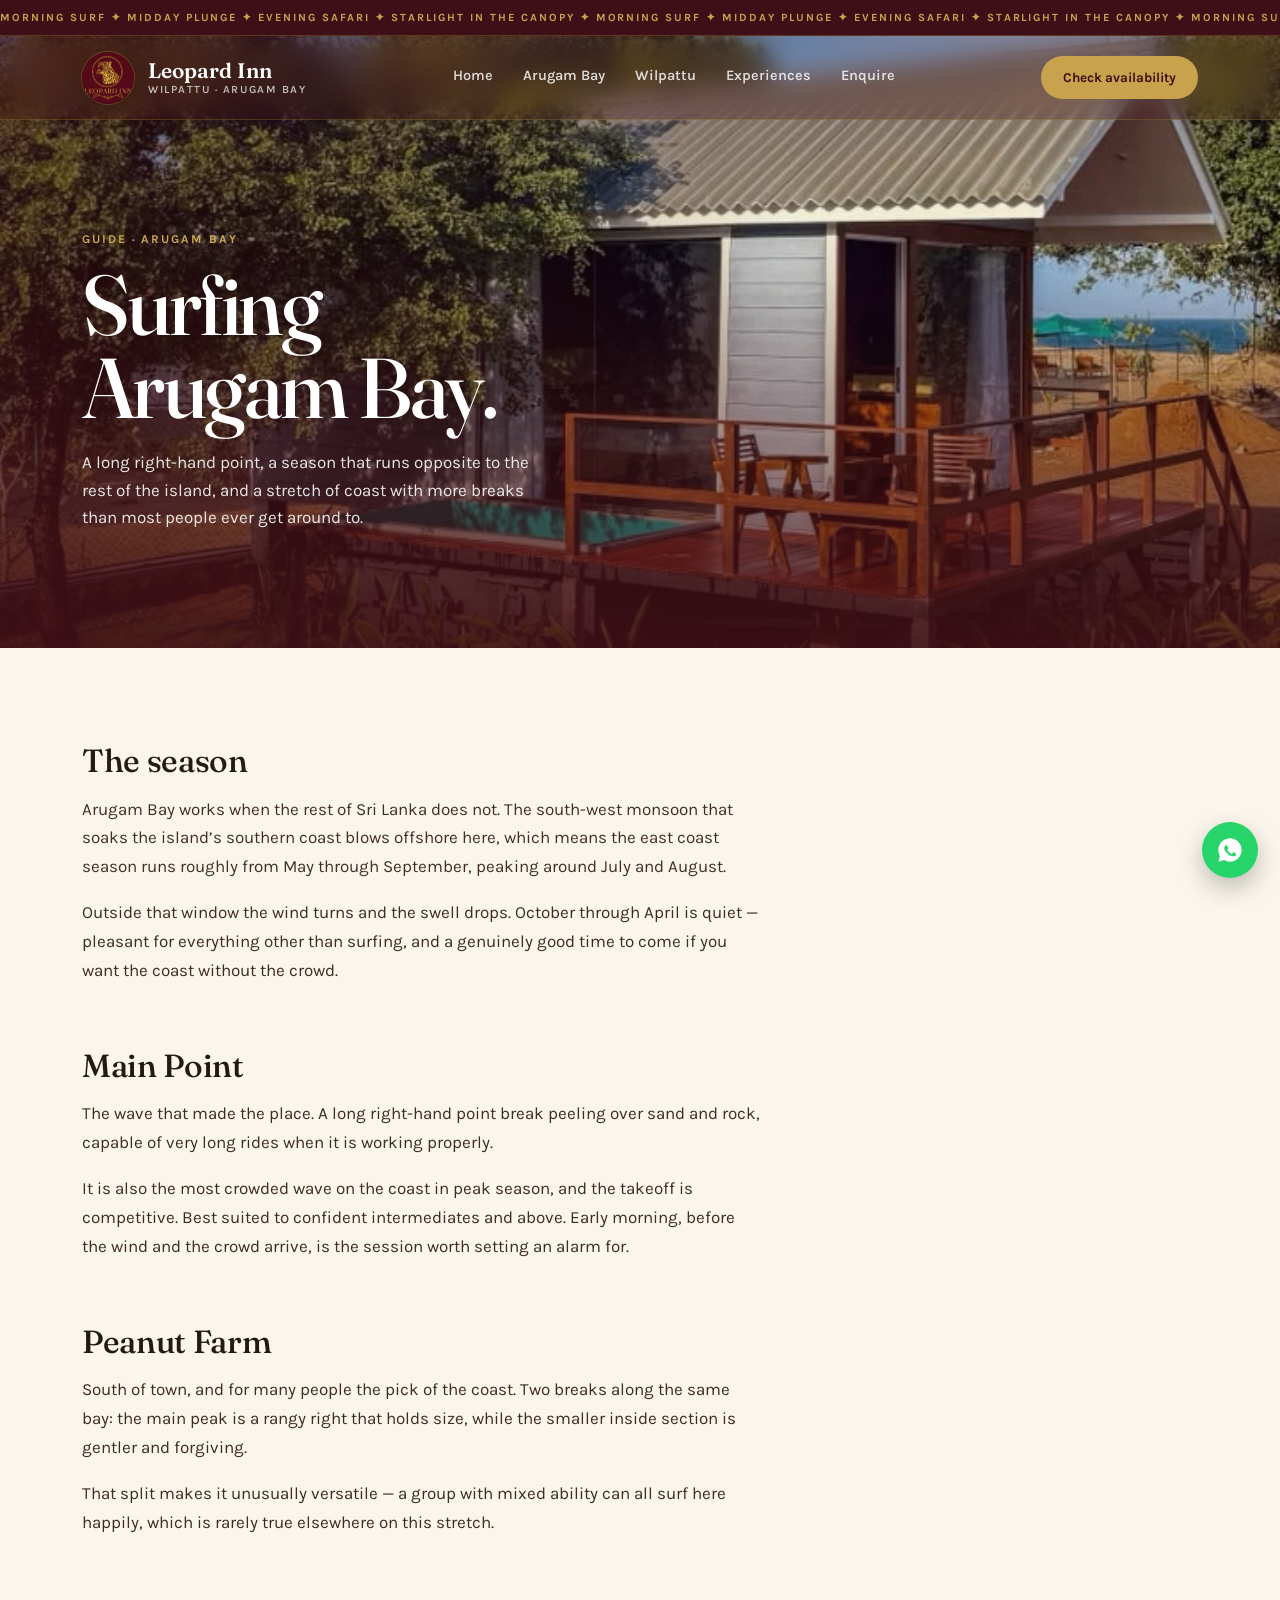
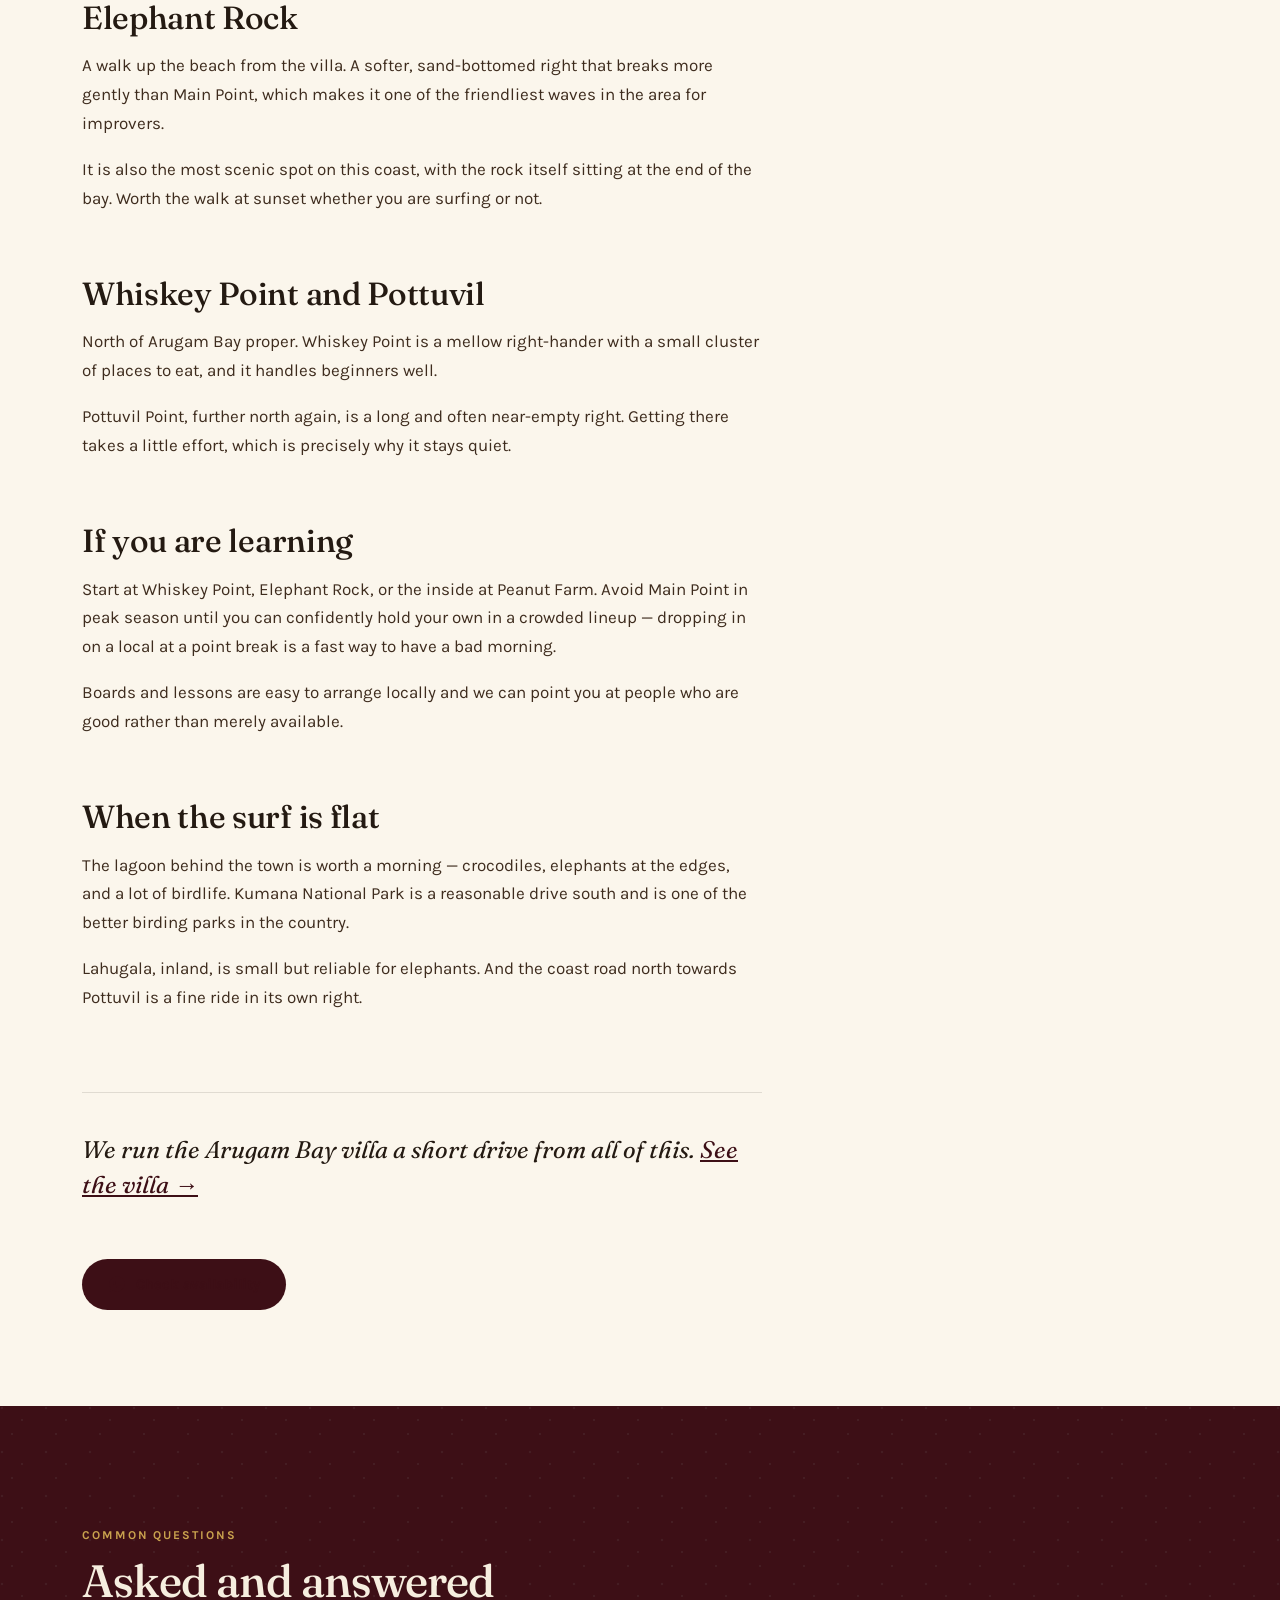
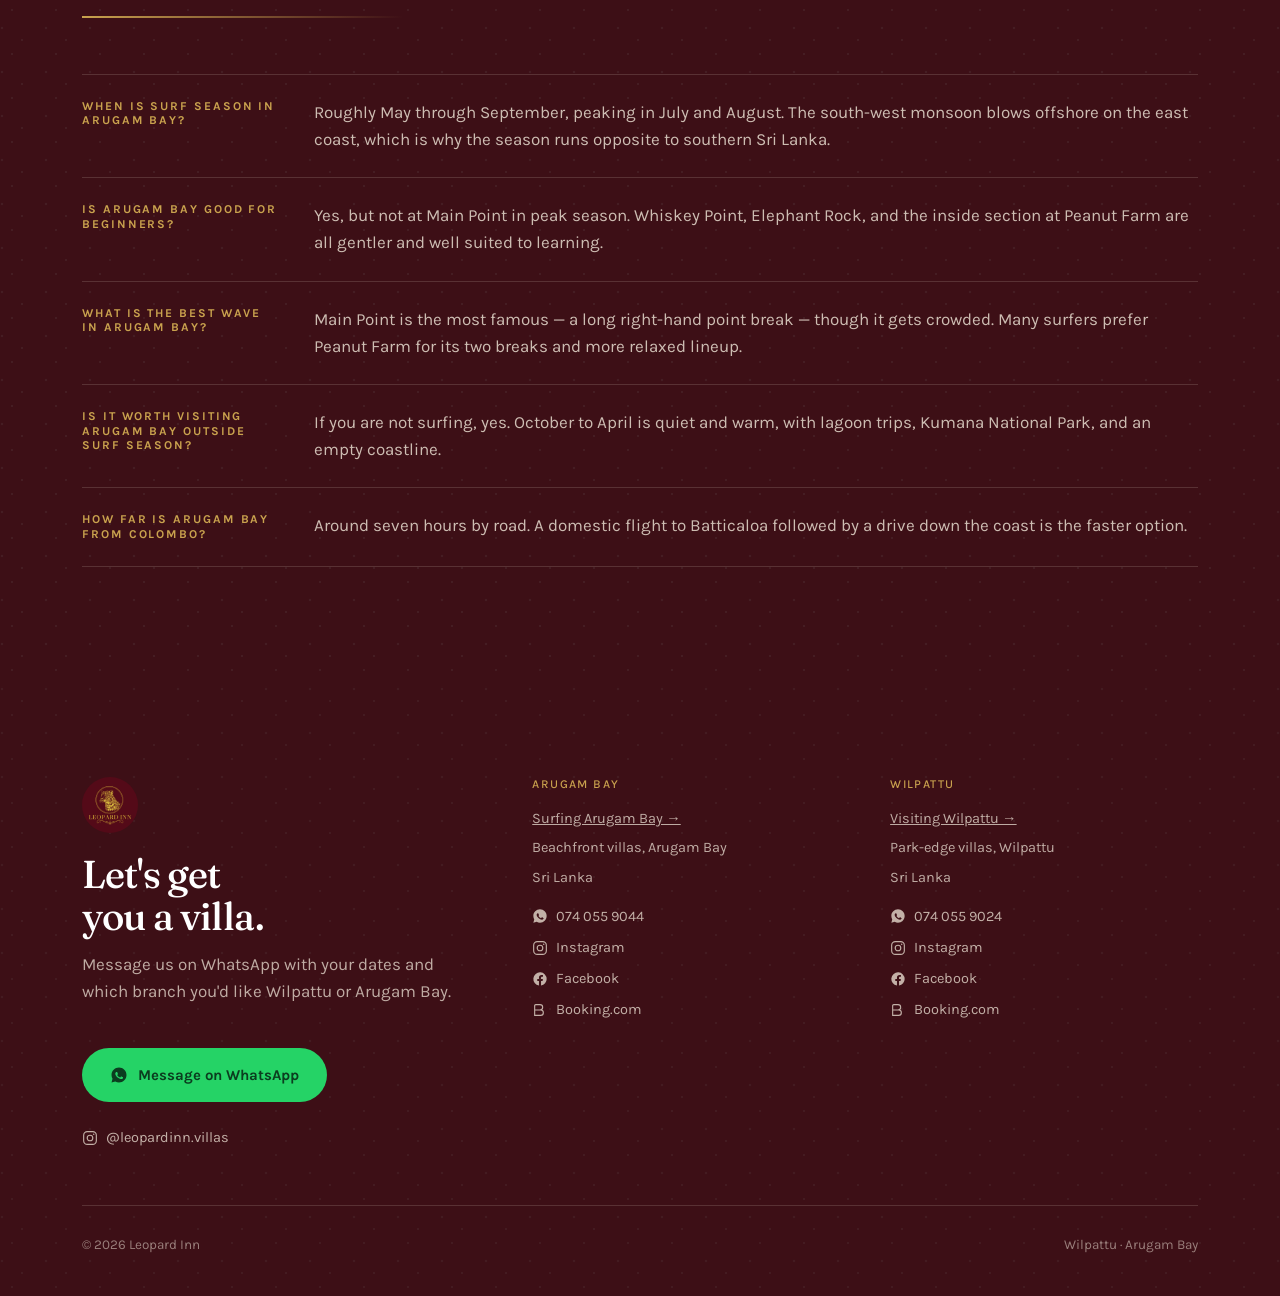
<file: arugam-bay-surf-guide.html>
<!DOCTYPE html>
<html lang="en">
<head>
<meta charset="UTF-8">
<meta name="viewport" content="width=device-width, initial-scale=1.0">
<title>Surfing Arugam Bay: The Breaks, The Season, The Realities</title>
<meta name="description" content="Every break at Arugam Bay from Main Point to Whiskey, when the season actually works, and which waves suit which level. A straight guide from the beach.">
<link rel="canonical" href="https://leopardinnvillas.com/arugam-bay-surf-guide.html">
<link rel="icon" type="image/png" sizes="32x32" href="favicon-32.png">
<link rel="icon" type="image/png" sizes="16x16" href="favicon-16.png">
<link rel="apple-touch-icon" sizes="180x180" href="apple-touch-icon.png">

<meta property="og:type" content="article">
<meta property="og:site_name" content="Leopard Inn Villas">
<meta property="og:title" content="Surfing Arugam Bay: The Breaks, The Season, The Realities">
<meta property="og:description" content="Every break at Arugam Bay from Main Point to Whiskey, when the season actually works, and which waves suit which level. A straight guide from the beach.">
<meta property="og:url" content="https://leopardinnvillas.com/arugam-bay-surf-guide.html">
<meta property="og:image" content="https://leopardinnvillas.com/images/villa-exterior-1.jpg">
<meta name="twitter:card" content="summary_large_image">
<meta name="twitter:title" content="Surfing Arugam Bay: The Breaks, The Season, The Realities">
<meta name="twitter:description" content="Every break at Arugam Bay from Main Point to Whiskey, when the season actually works, and which waves suit which level. A straight guide from the beach.">
<meta name="twitter:image" content="https://leopardinnvillas.com/images/villa-exterior-1.jpg">

<script type="application/ld+json">
{
  "@context": "https://schema.org",
  "@graph": [
    {
      "@type": "BreadcrumbList",
      "itemListElement": [
        {
          "@type": "ListItem",
          "position": 1,
          "name": "Leopard Inn Villas",
          "item": "https://leopardinnvillas.com/"
        },
        {
          "@type": "ListItem",
          "position": 2,
          "name": "Surfing Arugam Bay — Breaks, Seasons and What to Expect",
          "item": "https://leopardinnvillas.com/arugam-bay-surf-guide.html"
        }
      ]
    },
    {
      "@type": "Article",
      "@id": "https://leopardinnvillas.com/arugam-bay-surf-guide.html#article",
      "headline": "Surfing Arugam Bay: The Breaks, The Season, The Realities",
      "description": "Every break at Arugam Bay from Main Point to Whiskey, when the season actually works, and which waves suit which level. A straight guide from the beach.",
      "image": "https://leopardinnvillas.com/images/villa-exterior-1.jpg",
      "author": {
        "@type": "Organization",
        "name": "Leopard Inn Villas",
        "url": "https://leopardinnvillas.com/"
      },
      "publisher": {
        "@type": "Organization",
        "name": "Leopard Inn Villas",
        "url": "https://leopardinnvillas.com/"
      },
      "mainEntityOfPage": "https://leopardinnvillas.com/arugam-bay-surf-guide.html",
      "inLanguage": "en"
    },
    {
      "@type": "FAQPage",
      "mainEntity": [
        {
          "@type": "Question",
          "name": "When is surf season in Arugam Bay?",
          "acceptedAnswer": {
            "@type": "Answer",
            "text": "Roughly May through September, peaking in July and August. The south-west monsoon blows offshore on the east coast, which is why the season runs opposite to southern Sri Lanka."
          }
        },
        {
          "@type": "Question",
          "name": "Is Arugam Bay good for beginners?",
          "acceptedAnswer": {
            "@type": "Answer",
            "text": "Yes, but not at Main Point in peak season. Whiskey Point, Elephant Rock, and the inside section at Peanut Farm are all gentler and well suited to learning."
          }
        },
        {
          "@type": "Question",
          "name": "What is the best wave in Arugam Bay?",
          "acceptedAnswer": {
            "@type": "Answer",
            "text": "Main Point is the most famous — a long right-hand point break — though it gets crowded. Many surfers prefer Peanut Farm for its two breaks and more relaxed lineup."
          }
        },
        {
          "@type": "Question",
          "name": "Is it worth visiting Arugam Bay outside surf season?",
          "acceptedAnswer": {
            "@type": "Answer",
            "text": "If you are not surfing, yes. October to April is quiet and warm, with lagoon trips, Kumana National Park, and an empty coastline."
          }
        },
        {
          "@type": "Question",
          "name": "How far is Arugam Bay from Colombo?",
          "acceptedAnswer": {
            "@type": "Answer",
            "text": "Around seven hours by road. A domestic flight to Batticaloa followed by a drive down the coast is the faster option."
          }
        }
      ]
    }
  ]
}
</script>

<link rel="preconnect" href="https://fonts.googleapis.com">
<link rel="preconnect" href="https://fonts.gstatic.com" crossorigin>
<link href="https://fonts.googleapis.com/css2?family=Fraunces:ital,opsz,wght@0,9..144,400;0,9..144,500;0,9..144,600;1,9..144,500&family=Karla:wght@400;500;600;700&display=swap" rel="stylesheet">
<link rel="stylesheet" href="styles.css?v=20261027a">

<!-- Google tag (gtag.js) -->
<script async src="https://www.googletagmanager.com/gtag/js?id=AW-18443921879"></script>
<script>
  window.dataLayer = window.dataLayer || [];
  function gtag(){dataLayer.push(arguments);}
  gtag('js', new Date());

  gtag('config', 'AW-18443921879');
</script>
</head>
<body>

<div class="ticker-wrap" aria-hidden="true">
  <div class="ticker-move">
    <span>MORNING SURF  ✦  MIDDAY PLUNGE  ✦  EVENING SAFARI  ✦  STARLIGHT IN THE CANOPY ✦&nbsp;</span>
    <span>MORNING SURF  ✦  MIDDAY PLUNGE  ✦  EVENING SAFARI  ✦  STARLIGHT IN THE CANOPY ✦&nbsp;</span>
    <span>MORNING SURF  ✦  MIDDAY PLUNGE  ✦  EVENING SAFARI  ✦  STARLIGHT IN THE CANOPY ✦&nbsp;</span>
  </div>
</div>

<div class="grain" aria-hidden="true"></div>
<div class="progress-bar" id="progressBar"></div>

<nav id="siteNav">
  <div class="wrap">
    <a href="index.html" class="brand">
      <span class="mark-ring"><img width="320" height="320" fetchpriority="high" decoding="async" loading="eager" src="images/logo-mark-lite.png" alt="Leopard Inn crest"></span>
      <span class="brand-text">
        Leopard Inn
        <span class="sub">Wilpattu · Arugam Bay</span>
      </span>
    </a>
    <div class="navlinks">
      <a href="index.html">Home</a>
      <a href="arugam-bay.html">Arugam Bay</a>
      <a href="wilpattu.html">Wilpattu</a>
      <a href="experiences.html">Experiences</a>
      <a href="index.html#enquire">Enquire</a>
    </div>
    <a class="nav-cta" href="https://wa.me/94740559044?text=Hi%20Leopard%20Inn!%20I%20would%20like%20to%20check%20availability%20at%20Arugam%20Bay." target="_blank" rel="noopener">Check availability</a>
    <button class="burger" id="burger" aria-label="Open menu" aria-expanded="false">
      <span></span><span></span><span></span>
    </button>
  </div>
</nav>

<div class="mobile-menu" id="mobileMenu">
  <a href="index.html">Home</a>
  <a href="arugam-bay.html">Arugam Bay</a>
  <a href="wilpattu.html">Wilpattu</a>
  <a href="experiences.html">Experiences</a>
  <a href="index.html#enquire">Enquire</a>
  <button class="mm-close" id="mmClose">
    <svg viewBox="0 0 24 24" fill="none" stroke="currentColor" stroke-width="1.6"><path d="M18 6L6 18M6 6l12 12"/></svg>
    Close
  </button>
  <div class="mm-foot">Wilpattu · Arugam Bay · Sri Lanka</div>
</div>

<header class="hero guide-hero" id="top">
  <div class="hero-media" id="heroMedia">
    <img width="720" height="1280" fetchpriority="high" decoding="async" loading="eager" src="images/villa-exterior-1.jpg" alt="The coast at Arugam Bay seen from the Leopard Inn villa">
  </div>
  <div class="hero-glow" id="heroGlow"></div>
  <div class="hero-inner wrap">
    <div class="eyebrow rise rise-1">Guide · Arugam Bay</div>
    <h1 class="rise rise-2">Surfing<br>Arugam Bay.</h1>
    <p class="rise rise-3">A long right-hand point, a season that runs opposite to the rest of the island, and a stretch of coast with more breaks than most people ever get around to.</p>
  </div>
</header>

<section class="article-section">
  <div class="wrap">
    <article class="article">
      <div class="reveal">
        <h2>The season</h2>
        <p>Arugam Bay works when the rest of Sri Lanka does not. The south-west monsoon that soaks the island’s southern coast blows offshore here, which means the east coast season runs roughly from May through September, peaking around July and August.</p>
        <p>Outside that window the wind turns and the swell drops. October through April is quiet — pleasant for everything other than surfing, and a genuinely good time to come if you want the coast without the crowd.</p>
      </div>
      <div class="reveal">
        <h2>Main Point</h2>
        <p>The wave that made the place. A long right-hand point break peeling over sand and rock, capable of very long rides when it is working properly.</p>
        <p>It is also the most crowded wave on the coast in peak season, and the takeoff is competitive. Best suited to confident intermediates and above. Early morning, before the wind and the crowd arrive, is the session worth setting an alarm for.</p>
      </div>
      <div class="reveal">
        <h2>Peanut Farm</h2>
        <p>South of town, and for many people the pick of the coast. Two breaks along the same bay: the main peak is a rangy right that holds size, while the smaller inside section is gentler and forgiving.</p>
        <p>That split makes it unusually versatile — a group with mixed ability can all surf here happily, which is rarely true elsewhere on this stretch.</p>
      </div>
      <div class="reveal">
        <h2>Elephant Rock</h2>
        <p>A walk up the beach from the villa. A softer, sand-bottomed right that breaks more gently than Main Point, which makes it one of the friendliest waves in the area for improvers.</p>
        <p>It is also the most scenic spot on this coast, with the rock itself sitting at the end of the bay. Worth the walk at sunset whether you are surfing or not.</p>
      </div>
      <div class="reveal">
        <h2>Whiskey Point and Pottuvil</h2>
        <p>North of Arugam Bay proper. Whiskey Point is a mellow right-hander with a small cluster of places to eat, and it handles beginners well.</p>
        <p>Pottuvil Point, further north again, is a long and often near-empty right. Getting there takes a little effort, which is precisely why it stays quiet.</p>
      </div>
      <div class="reveal">
        <h2>If you are learning</h2>
        <p>Start at Whiskey Point, Elephant Rock, or the inside at Peanut Farm. Avoid Main Point in peak season until you can confidently hold your own in a crowded lineup — dropping in on a local at a point break is a fast way to have a bad morning.</p>
        <p>Boards and lessons are easy to arrange locally and we can point you at people who are good rather than merely available.</p>
      </div>
      <div class="reveal">
        <h2>When the surf is flat</h2>
        <p>The lagoon behind the town is worth a morning — crocodiles, elephants at the edges, and a lot of birdlife. Kumana National Park is a reasonable drive south and is one of the better birding parks in the country.</p>
        <p>Lahugala, inland, is small but reliable for elephants. And the coast road north towards Pottuvil is a fine ride in its own right.</p>
      </div>
      <div class="article-cta reveal">
        <p>We run the Arugam Bay villa a short drive from all of this. <a href="arugam-bay.html">See the villa →</a></p>
        <a class="branch-cta" href="https://wa.me/94740559044?text=Hi%20Leopard%20Inn!%20I%20would%20like%20to%20check%20availability%20at%20Arugam%20Bay." target="_blank" rel="noopener"><svg viewBox="0 0 24 24" fill="currentColor" width="18" height="18" aria-hidden="true"><path d="M12 2C6.48 2 2 6.48 2 12c0 1.85.5 3.58 1.35 5.07L2 22l5.06-1.33A9.94 9.94 0 0012 22c5.52 0 10-4.48 10-10S17.52 2 12 2zm5.2 14.2c-.22.62-1.28 1.2-1.77 1.24-.45.05-.9.23-3.02-.63-2.55-1.05-4.19-3.63-4.32-3.8-.13-.17-1.03-1.37-1.03-2.61s.65-1.85.88-2.1c.22-.25.5-.3.66-.3.17 0 .34 0 .48.01.16.01.36-.06.57.43.22.5.74 1.74.8 1.87.06.13.1.28.02.45-.08.17-.13.28-.25.43-.13.15-.27.34-.38.46-.13.13-.26.27-.11.53.15.26.66 1.1 1.42 1.78.98.88 1.8 1.15 2.06 1.28.26.13.41.11.56-.07.15-.17.65-.76.82-1.02.17-.26.34-.22.57-.13.22.09 1.42.67 1.66.8.24.12.4.18.46.28.06.11.06.62-.16 1.22z"/></svg> Check availability</a>
      </div>
    </article>
  </div>
</section>

<section class="excursions">
  <div class="rosette-field"></div>
  <div class="wrap">
    <div class="section-head reveal">
      <div class="eyebrow">Common questions</div>
      <h2><span class="draw-line">Asked and answered</span></h2>
    </div>
    <dl class="where-list reveal reveal-delay-1">
      <div class="where-row"><dt>When is surf season in Arugam Bay?</dt><dd>Roughly May through September, peaking in July and August. The south-west monsoon blows offshore on the east coast, which is why the season runs opposite to southern Sri Lanka.</dd></div>
      <div class="where-row"><dt>Is Arugam Bay good for beginners?</dt><dd>Yes, but not at Main Point in peak season. Whiskey Point, Elephant Rock, and the inside section at Peanut Farm are all gentler and well suited to learning.</dd></div>
      <div class="where-row"><dt>What is the best wave in Arugam Bay?</dt><dd>Main Point is the most famous — a long right-hand point break — though it gets crowded. Many surfers prefer Peanut Farm for its two breaks and more relaxed lineup.</dd></div>
      <div class="where-row"><dt>Is it worth visiting Arugam Bay outside surf season?</dt><dd>If you are not surfing, yes. October to April is quiet and warm, with lagoon trips, Kumana National Park, and an empty coastline.</dd></div>
      <div class="where-row"><dt>How far is Arugam Bay from Colombo?</dt><dd>Around seven hours by road. A domestic flight to Batticaloa followed by a drive down the coast is the faster option.</dd></div>
    </dl>
  </div>
</section>

<footer id="contact">
  <div class="rosette-field"></div>
  <div class="wrap">
    <div class="foot-grid">
      <div class="reveal">
        <img width="320" height="320" decoding="async" loading="lazy" src="images/logo-mark-lite.png" alt="Leopard Inn crest" style="width:56px;height:56px;border-radius:50%;object-fit:cover;object-position:center 38%;margin-bottom:20px;">
        <h2>Let's get you a villa.</h2>
        <p>Message us on WhatsApp with your dates and which branch you'd like Wilpattu or Arugam Bay.</p>
        <a class="wa-btn" href="https://wa.me/94740559044" target="_blank" rel="noopener">
          <svg viewBox="0 0 24 24" fill="currentColor" width="18" height="18"><path d="M12 2C6.48 2 2 6.48 2 12c0 1.85.5 3.58 1.35 5.07L2 22l5.06-1.33A9.94 9.94 0 0012 22c5.52 0 10-4.48 10-10S17.52 2 12 2zm5.2 14.2c-.22.62-1.28 1.2-1.77 1.24-.45.05-.9.23-3.02-.63-2.55-1.05-4.19-3.63-4.32-3.8-.13-.17-1.03-1.37-1.03-2.61s.65-1.85.88-2.1c.22-.25.5-.3.66-.3.17 0 .34 0 .48.01.16.01.36-.06.57.43.22.5.74 1.74.8 1.87.06.13.1.28.02.45-.08.17-.13.28-.25.43-.13.15-.27.34-.38.46-.13.13-.26.27-.11.53.15.26.66 1.1 1.42 1.78.98.88 1.8 1.15 2.06 1.28.26.13.41.11.56-.07.15-.17.65-.76.82-1.02.17-.26.34-.22.57-.13.22.09 1.42.67 1.66.8.24.12.4.18.46.28.06.11.06.62-.16 1.22z"/></svg>
          Message on WhatsApp
        </a>
        <div class="foot-social row">
          <a href="https://www.instagram.com/leopardinn.villas/" target="_blank" rel="noopener">
            <svg viewBox="0 0 24 24" fill="none" stroke="currentColor" stroke-width="1.7" aria-hidden="true"><rect x="2.5" y="2.5" width="19" height="19" rx="5.5"/><circle cx="12" cy="12" r="4.2"/><circle cx="17.6" cy="6.4" r="1.1" fill="currentColor" stroke="none"/></svg>
            @leopardinn.villas
          </a>
        </div>
      </div>
      <div class="foot-col reveal reveal-delay-1">
        <h4>Arugam Bay</h4>
        <p><a href="arugam-bay-surf-guide.html">Surfing Arugam Bay →</a></p>
        <p>Beachfront villas, Arugam Bay</p>
        <p>Sri Lanka</p>
        <div class="foot-social">
          <a href="https://wa.me/94740559044" target="_blank" rel="noopener">
            <svg viewBox="0 0 24 24" fill="currentColor" aria-hidden="true"><path d="M12 2C6.48 2 2 6.48 2 12c0 1.85.5 3.58 1.35 5.07L2 22l5.06-1.33A9.94 9.94 0 0012 22c5.52 0 10-4.48 10-10S17.52 2 12 2zm5.2 14.2c-.22.62-1.28 1.2-1.77 1.24-.45.05-.9.23-3.02-.63-2.55-1.05-4.19-3.63-4.32-3.8-.13-.17-1.03-1.37-1.03-2.61s.65-1.85.88-2.1c.22-.25.5-.3.66-.3.17 0 .34 0 .48.01.16.01.36-.06.57.43.22.5.74 1.74.8 1.87.06.13.1.28.02.45-.08.17-.13.28-.25.43-.13.15-.27.34-.38.46-.13.13-.26.27-.11.53.15.26.66 1.1 1.42 1.78.98.88 1.8 1.15 2.06 1.28.26.13.41.11.56-.07.15-.17.65-.76.82-1.02.17-.26.34-.22.57-.13.22.09 1.42.67 1.66.8.24.12.4.18.46.28.06.11.06.62-.16 1.22z"/></svg>
            074 055 9044
          </a>
          <a href="https://www.instagram.com/leopardinn.arugambay/" target="_blank" rel="noopener">
            <svg viewBox="0 0 24 24" fill="none" stroke="currentColor" stroke-width="1.7" aria-hidden="true"><rect x="2.5" y="2.5" width="19" height="19" rx="5.5"/><circle cx="12" cy="12" r="4.2"/><circle cx="17.6" cy="6.4" r="1.1" fill="currentColor" stroke="none"/></svg>
            Instagram
          </a>
          <a href="https://www.facebook.com/people/Leopard-Inn-Arugambay/61572221672947/" target="_blank" rel="noopener">
            <svg viewBox="0 0 24 24" fill="currentColor" aria-hidden="true"><path d="M22 12a10 10 0 10-11.56 9.88v-6.99H7.9V12h2.54V9.8c0-2.5 1.49-3.89 3.77-3.89 1.09 0 2.24.2 2.24.2v2.46h-1.26c-1.24 0-1.63.77-1.63 1.56V12h2.78l-.44 2.89h-2.34v6.99A10 10 0 0022 12z"/></svg>
            Facebook
          </a>
          <a href="https://www.booking.com/hotel/lk/leopard-inn-arugam-bay.html" target="_blank" rel="noopener">
            <svg viewBox="0 0 24 24" fill="none" stroke="currentColor" stroke-width="1.7" aria-hidden="true"><path d="M4 20V5.5A1.5 1.5 0 015.5 4H12a4 4 0 010 8H4m0 0h9a4 4 0 010 8H4z"/></svg>
            Booking.com
          </a>
        </div>
      </div>
      <div class="foot-col reveal reveal-delay-2">
        <h4>Wilpattu</h4>
        <p><a href="wilpattu-safari-guide.html">Visiting Wilpattu →</a></p>
        <p>Park-edge villas, Wilpattu</p>
        <p>Sri Lanka</p>
        <div class="foot-social">
          <a href="https://wa.me/94740559024" target="_blank" rel="noopener">
            <svg viewBox="0 0 24 24" fill="currentColor" aria-hidden="true"><path d="M12 2C6.48 2 2 6.48 2 12c0 1.85.5 3.58 1.35 5.07L2 22l5.06-1.33A9.94 9.94 0 0012 22c5.52 0 10-4.48 10-10S17.52 2 12 2zm5.2 14.2c-.22.62-1.28 1.2-1.77 1.24-.45.05-.9.23-3.02-.63-2.55-1.05-4.19-3.63-4.32-3.8-.13-.17-1.03-1.37-1.03-2.61s.65-1.85.88-2.1c.22-.25.5-.3.66-.3.17 0 .34 0 .48.01.16.01.36-.06.57.43.22.5.74 1.74.8 1.87.06.13.1.28.02.45-.08.17-.13.28-.25.43-.13.15-.27.34-.38.46-.13.13-.26.27-.11.53.15.26.66 1.1 1.42 1.78.98.88 1.8 1.15 2.06 1.28.26.13.41.11.56-.07.15-.17.65-.76.82-1.02.17-.26.34-.22.57-.13.22.09 1.42.67 1.66.8.24.12.4.18.46.28.06.11.06.62-.16 1.22z"/></svg>
            074 055 9024
          </a>
          <a href="https://www.instagram.com/leopardinn.wilpattu/" target="_blank" rel="noopener">
            <svg viewBox="0 0 24 24" fill="none" stroke="currentColor" stroke-width="1.7" aria-hidden="true"><rect x="2.5" y="2.5" width="19" height="19" rx="5.5"/><circle cx="12" cy="12" r="4.2"/><circle cx="17.6" cy="6.4" r="1.1" fill="currentColor" stroke="none"/></svg>
            Instagram
          </a>
          <a href="https://www.facebook.com/p/Leopard-inn-wilpattu-61578129158961/" target="_blank" rel="noopener">
            <svg viewBox="0 0 24 24" fill="currentColor" aria-hidden="true"><path d="M22 12a10 10 0 10-11.56 9.88v-6.99H7.9V12h2.54V9.8c0-2.5 1.49-3.89 3.77-3.89 1.09 0 2.24.2 2.24.2v2.46h-1.26c-1.24 0-1.63.77-1.63 1.56V12h2.78l-.44 2.89h-2.34v6.99A10 10 0 0022 12z"/></svg>
            Facebook
          </a>
          <a href="https://www.booking.com/hotel/lk/leopard-inn-wilpattu.html" target="_blank" rel="noopener">
            <svg viewBox="0 0 24 24" fill="none" stroke="currentColor" stroke-width="1.7" aria-hidden="true"><path d="M4 20V5.5A1.5 1.5 0 015.5 4H12a4 4 0 010 8H4m0 0h9a4 4 0 010 8H4z"/></svg>
            Booking.com
          </a>
        </div>
      </div>
    </div>
    <div class="foot-bottom">
      <span>© 2026 Leopard Inn</span>
      <span>Wilpattu · Arugam Bay</span>
    </div>
  </div>
</footer>

<a class="wa-fab" href="https://wa.me/94740559044?text=Hi%20Leopard%20Inn!%20I%20would%20like%20to%20check%20availability%20at%20Arugam%20Bay." target="_blank" rel="noopener" aria-label="Message on WhatsApp">
  <svg viewBox="0 0 24 24" fill="#fff"><path d="M12 2C6.48 2 2 6.48 2 12c0 1.85.5 3.58 1.35 5.07L2 22l5.06-1.33A9.94 9.94 0 0012 22c5.52 0 10-4.48 10-10S17.52 2 12 2zm5.2 14.2c-.22.62-1.28 1.2-1.77 1.24-.45.05-.9.23-3.02-.63-2.55-1.05-4.19-3.63-4.32-3.8-.13-.17-1.03-1.37-1.03-2.61s.65-1.85.88-2.1c.22-.25.5-.3.66-.3.17 0 .34 0 .48.01.16.01.36-.06.57.43.22.5.74 1.74.8 1.87.06.13.1.28.02.45-.08.17-.13.28-.25.43-.13.15-.27.34-.38.46-.13.13-.26.27-.11.53.15.26.66 1.1 1.42 1.78.98.88 1.8 1.15 2.06 1.28.26.13.41.11.56-.07.15-.17.65-.76.82-1.02.17-.26.34-.22.57-.13.22.09 1.42.67 1.66.8.24.12.4.18.46.28.06.11.06.62-.16 1.22z"/></svg>
</a>

<script src="script.js?v=20261027a" defer></script>
</body>
</html>
</file>
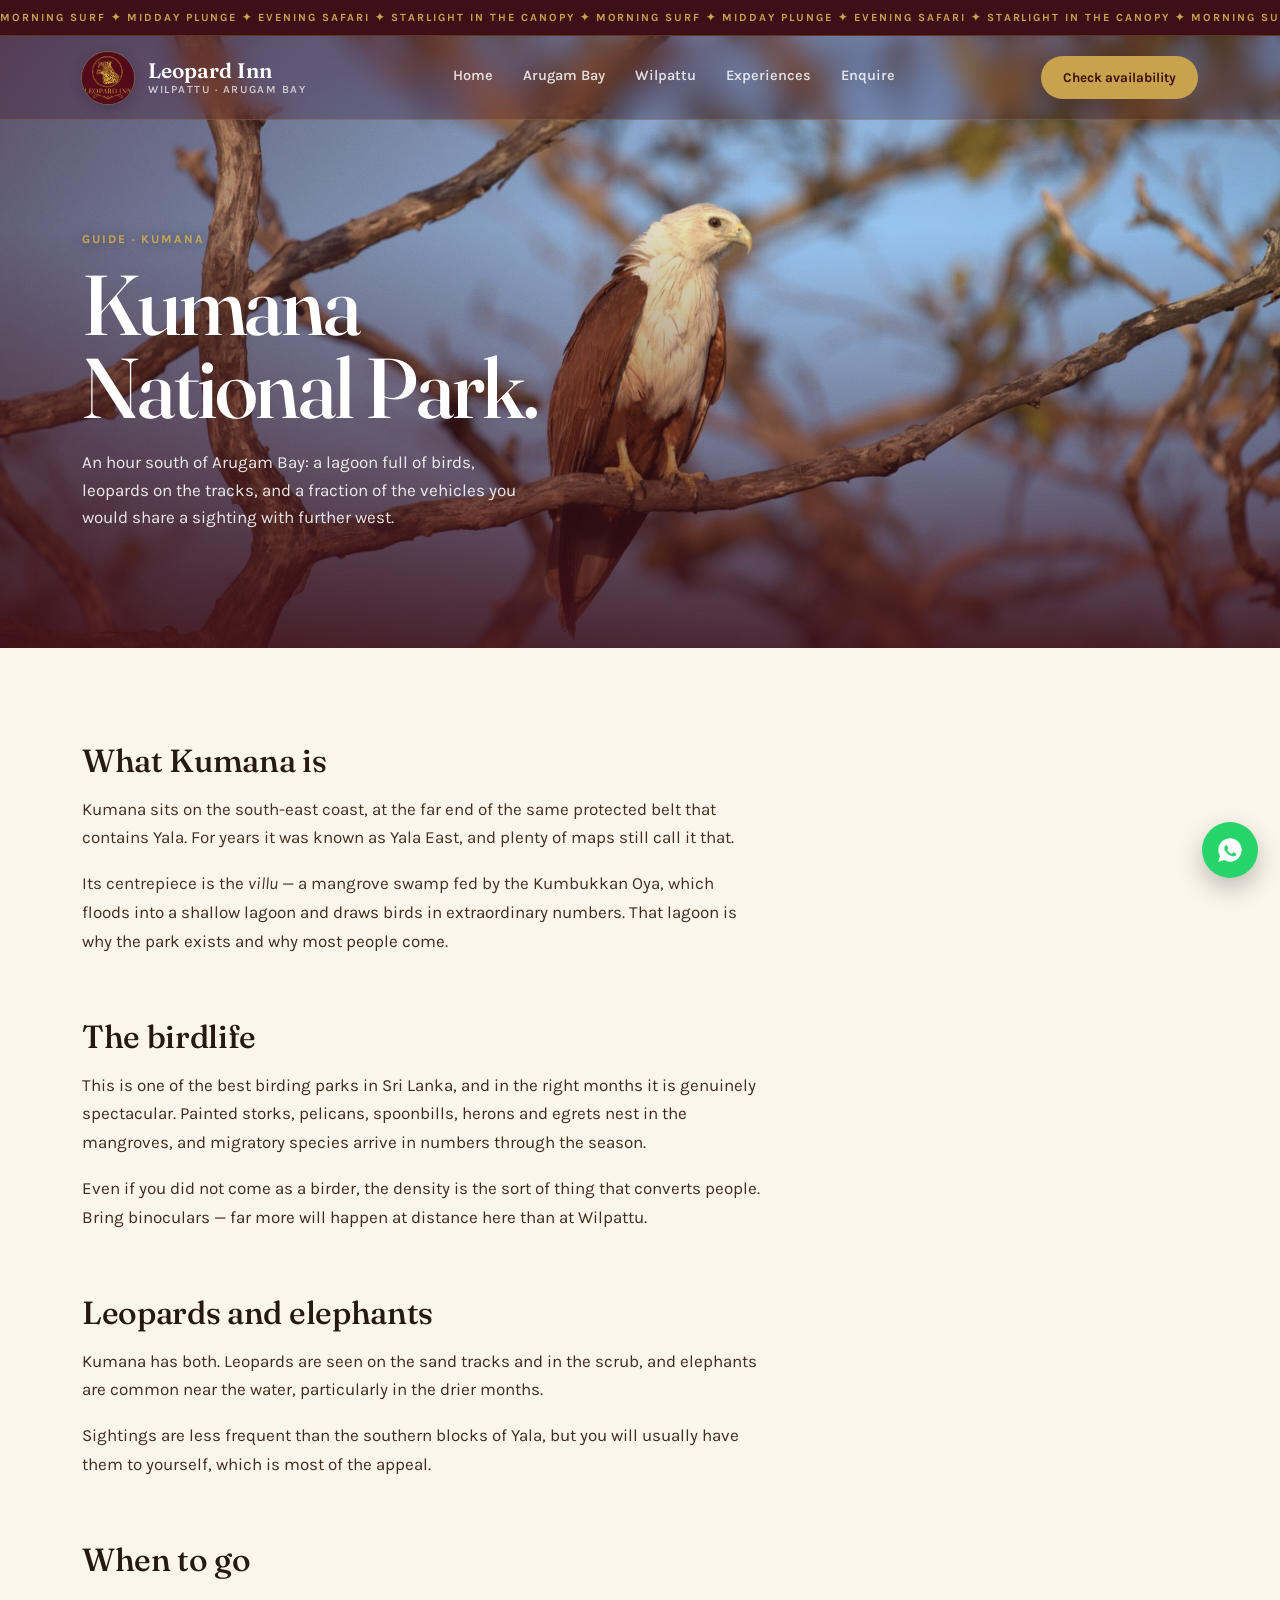
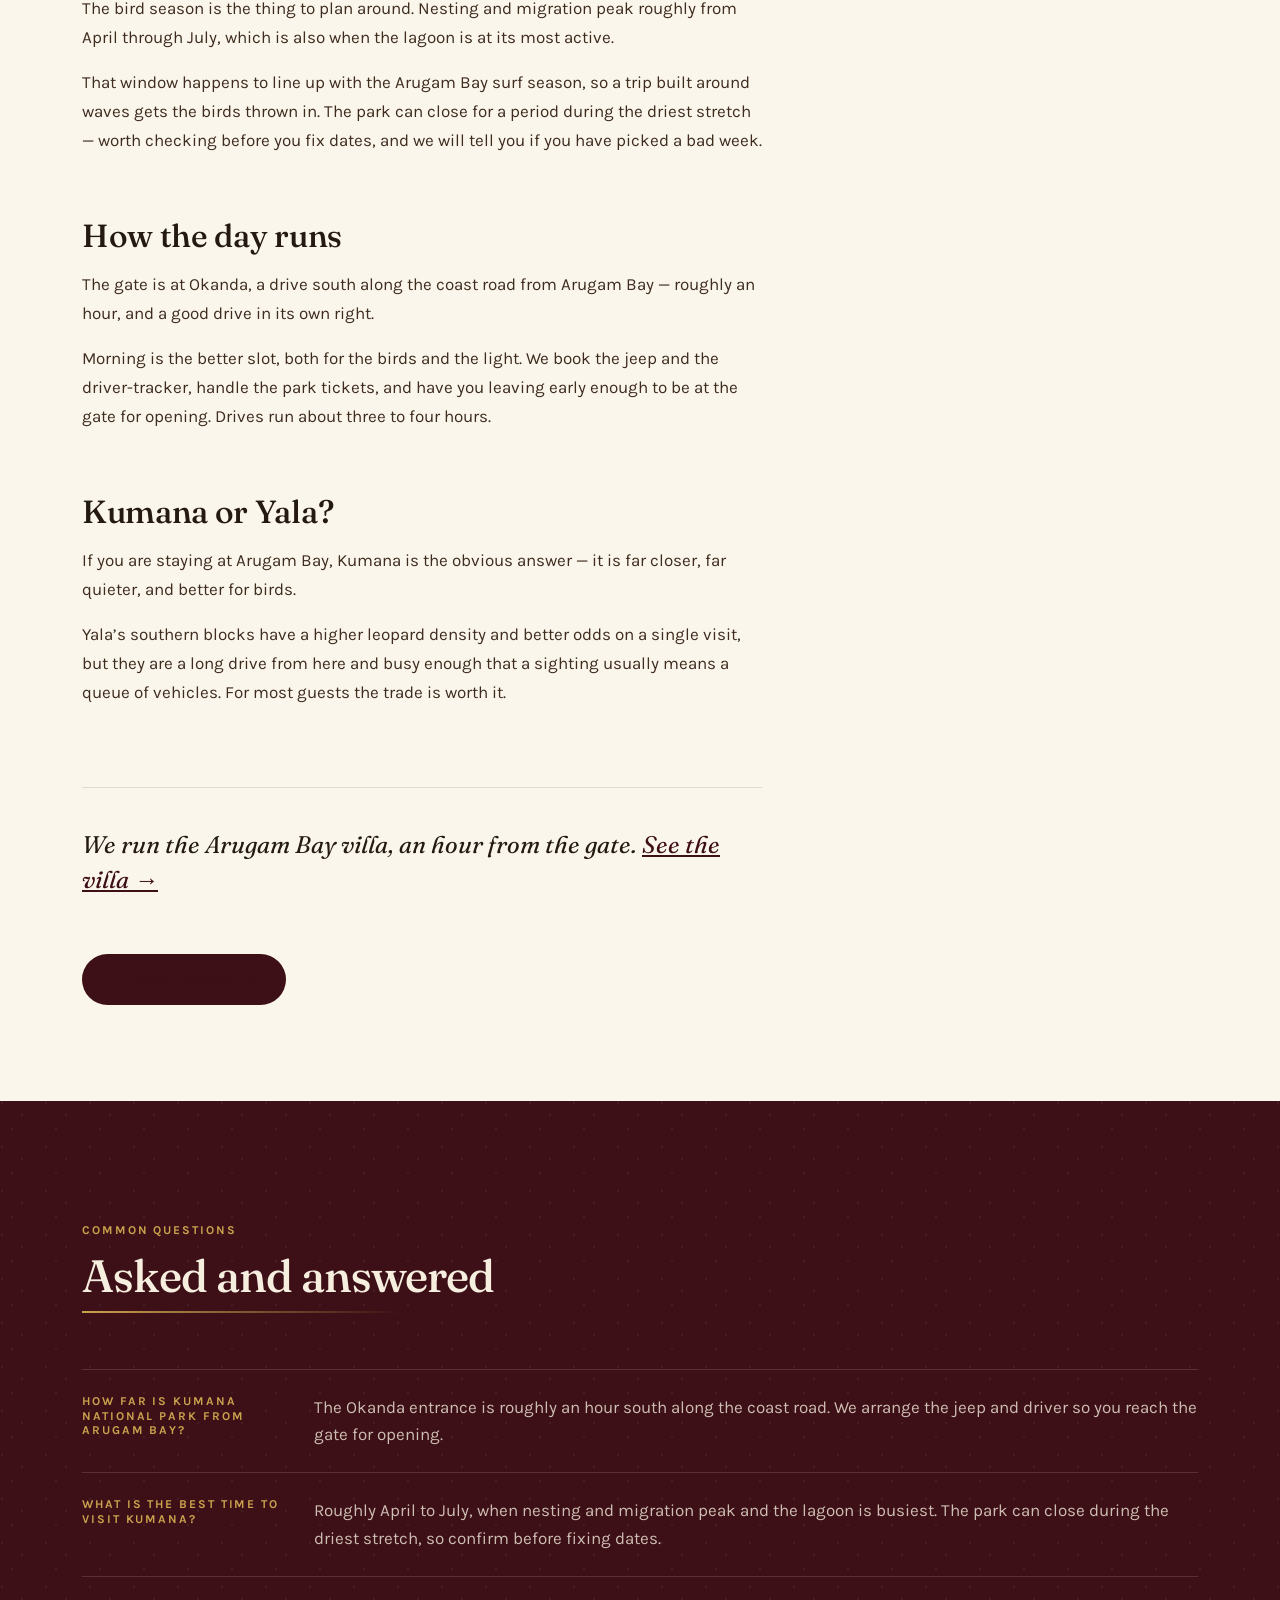
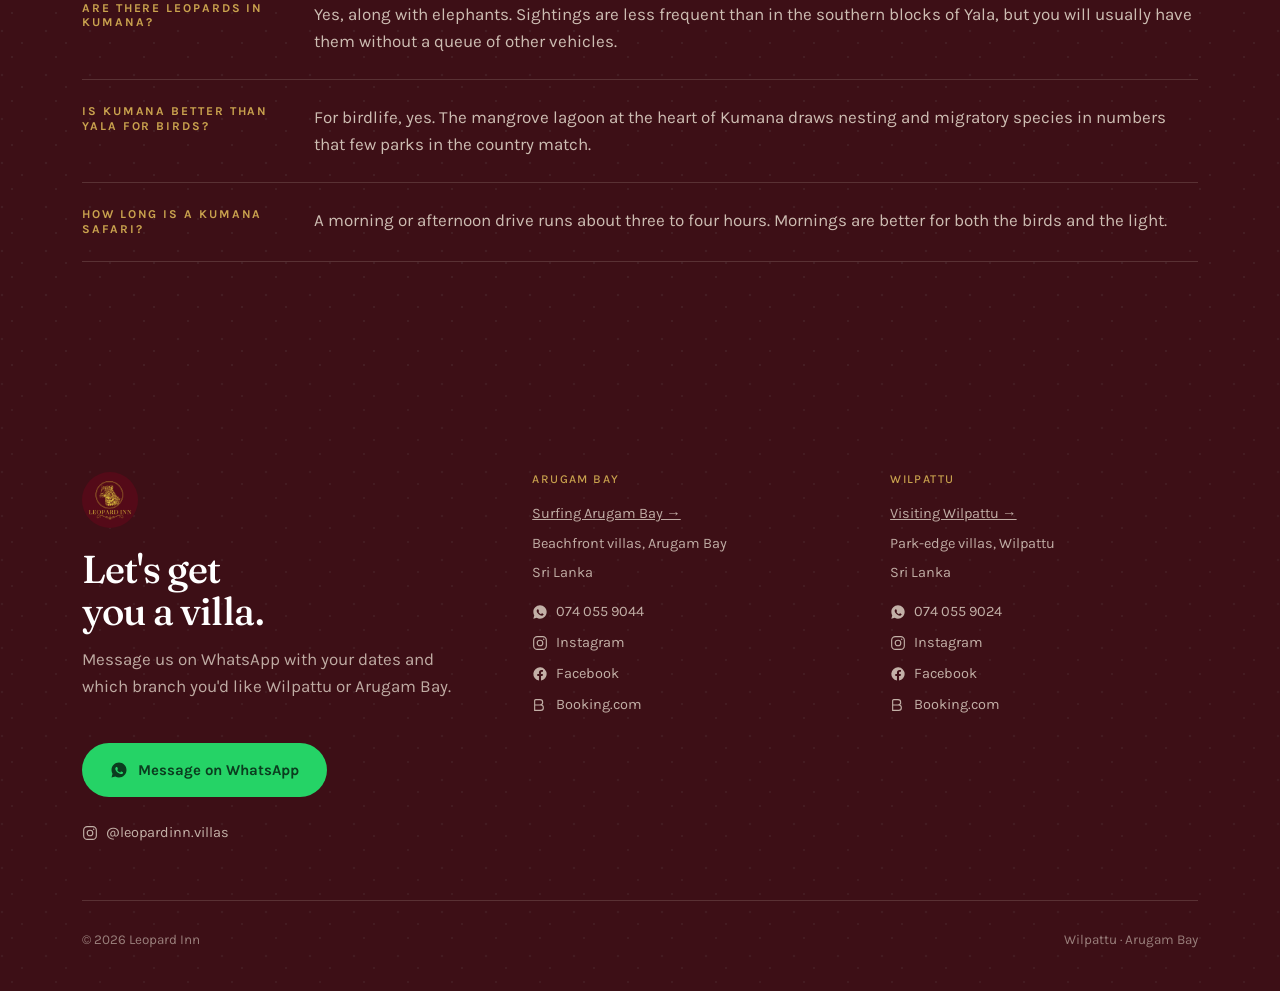
<file: kumana-safari-guide.html>
<!DOCTYPE html>
<html lang="en">
<head>
<meta charset="UTF-8">
<meta name="viewport" content="width=device-width, initial-scale=1.0">
<title>Kumana National Park: Birds, Leopards and Safaris from Arugam Bay</title>
<meta name="description" content="What to expect on a Kumana safari — the lagoon birdlife, leopards and elephants, when to go, and how the day runs from Arugam Bay.">
<link rel="canonical" href="https://leopardinnvillas.com/kumana-safari-guide.html">
<link rel="icon" type="image/png" sizes="32x32" href="favicon-32.png">
<link rel="icon" type="image/png" sizes="16x16" href="favicon-16.png">
<link rel="apple-touch-icon" sizes="180x180" href="apple-touch-icon.png">

<meta property="og:type" content="article">
<meta property="og:site_name" content="Leopard Inn Villas">
<meta property="og:title" content="Kumana National Park: Birds, Leopards and Safaris from Arugam Bay">
<meta property="og:description" content="What to expect on a Kumana safari — the lagoon birdlife, leopards and elephants, when to go, and how the day runs from Arugam Bay.">
<meta property="og:url" content="https://leopardinnvillas.com/kumana-safari-guide.html">
<meta property="og:image" content="https://leopardinnvillas.com/images/arugambay/kumana-brahminy-kite.jpg">
<meta name="twitter:card" content="summary_large_image">
<meta name="twitter:title" content="Kumana National Park: Birds, Leopards and Safaris from Arugam Bay">
<meta name="twitter:description" content="What to expect on a Kumana safari — the lagoon birdlife, leopards and elephants, when to go, and how the day runs from Arugam Bay.">
<meta name="twitter:image" content="https://leopardinnvillas.com/images/arugambay/kumana-brahminy-kite.jpg">

<script type="application/ld+json">
{
  "@context": "https://schema.org",
  "@graph": [
    {
      "@type": "BreadcrumbList",
      "itemListElement": [
        {
          "@type": "ListItem",
          "position": 1,
          "name": "Leopard Inn Villas",
          "item": "https://leopardinnvillas.com/"
        },
        {
          "@type": "ListItem",
          "position": 2,
          "name": "Kumana National Park: Birds, Leopards and Safaris from Arugam Bay",
          "item": "https://leopardinnvillas.com/kumana-safari-guide.html"
        }
      ]
    },
    {
      "@type": "Article",
      "@id": "https://leopardinnvillas.com/kumana-safari-guide.html#article",
      "headline": "Kumana National Park: Birds, Leopards and Safaris from Arugam Bay",
      "description": "What to expect on a Kumana safari — the lagoon birdlife, leopards and elephants, when to go, and how the day runs from Arugam Bay.",
      "image": "https://leopardinnvillas.com/images/arugambay/kumana-brahminy-kite.jpg",
      "author": {
        "@type": "Organization",
        "name": "Leopard Inn Villas",
        "url": "https://leopardinnvillas.com/"
      },
      "publisher": {
        "@type": "Organization",
        "name": "Leopard Inn Villas",
        "url": "https://leopardinnvillas.com/"
      },
      "mainEntityOfPage": "https://leopardinnvillas.com/kumana-safari-guide.html",
      "inLanguage": "en"
    },
    {
      "@type": "FAQPage",
      "mainEntity": [
        {
          "@type": "Question",
          "name": "How far is Kumana National Park from Arugam Bay?",
          "acceptedAnswer": {
            "@type": "Answer",
            "text": "The Okanda entrance is roughly an hour south along the coast road. We arrange the jeep and driver so you reach the gate for opening."
          }
        },
        {
          "@type": "Question",
          "name": "What is the best time to visit Kumana?",
          "acceptedAnswer": {
            "@type": "Answer",
            "text": "Roughly April to July, when nesting and migration peak and the lagoon is busiest. The park can close during the driest stretch, so confirm before fixing dates."
          }
        },
        {
          "@type": "Question",
          "name": "Are there leopards in Kumana?",
          "acceptedAnswer": {
            "@type": "Answer",
            "text": "Yes, along with elephants. Sightings are less frequent than in the southern blocks of Yala, but you will usually have them without a queue of other vehicles."
          }
        },
        {
          "@type": "Question",
          "name": "Is Kumana better than Yala for birds?",
          "acceptedAnswer": {
            "@type": "Answer",
            "text": "For birdlife, yes. The mangrove lagoon at the heart of Kumana draws nesting and migratory species in numbers that few parks in the country match."
          }
        },
        {
          "@type": "Question",
          "name": "How long is a Kumana safari?",
          "acceptedAnswer": {
            "@type": "Answer",
            "text": "A morning or afternoon drive runs about three to four hours. Mornings are better for both the birds and the light."
          }
        }
      ]
    }
  ]
}
</script>

<link rel="preconnect" href="https://fonts.googleapis.com">
<link rel="preconnect" href="https://fonts.gstatic.com" crossorigin>
<link href="https://fonts.googleapis.com/css2?family=Fraunces:ital,opsz,wght@0,9..144,400;0,9..144,500;0,9..144,600;1,9..144,500&family=Karla:wght@400;500;600;700&display=swap" rel="stylesheet">
<link rel="stylesheet" href="styles.css?v=20261027a">

<!-- Google tag (gtag.js) -->
<script async src="https://www.googletagmanager.com/gtag/js?id=AW-18443921879"></script>
<script>
  window.dataLayer = window.dataLayer || [];
  function gtag(){dataLayer.push(arguments);}
  gtag('js', new Date());

  gtag('config', 'AW-18443921879');
</script>
</head>
<body>

<div class="ticker-wrap" aria-hidden="true">
  <div class="ticker-move">
    <span>MORNING SURF  ✦  MIDDAY PLUNGE  ✦  EVENING SAFARI  ✦  STARLIGHT IN THE CANOPY ✦&nbsp;</span>
    <span>MORNING SURF  ✦  MIDDAY PLUNGE  ✦  EVENING SAFARI  ✦  STARLIGHT IN THE CANOPY ✦&nbsp;</span>
    <span>MORNING SURF  ✦  MIDDAY PLUNGE  ✦  EVENING SAFARI  ✦  STARLIGHT IN THE CANOPY ✦&nbsp;</span>
  </div>
</div>

<div class="grain" aria-hidden="true"></div>
<div class="progress-bar" id="progressBar"></div>

<nav id="siteNav">
  <div class="wrap">
    <a href="index.html" class="brand">
      <span class="mark-ring"><img width="320" height="320" fetchpriority="high" decoding="async" loading="eager" src="images/logo-mark-lite.png" alt="Leopard Inn crest"></span>
      <span class="brand-text">
        Leopard Inn
        <span class="sub">Wilpattu · Arugam Bay</span>
      </span>
    </a>
    <div class="navlinks">
      <a href="index.html">Home</a>
      <a href="arugam-bay.html">Arugam Bay</a>
      <a href="wilpattu.html">Wilpattu</a>
      <a href="experiences.html">Experiences</a>
      <a href="index.html#enquire">Enquire</a>
    </div>
    <a class="nav-cta" href="https://wa.me/94740559044?text=Hi%20Leopard%20Inn!%20I%20would%20like%20to%20check%20availability%20at%20Arugam%20Bay." target="_blank" rel="noopener">Check availability</a>
    <button class="burger" id="burger" aria-label="Open menu" aria-expanded="false">
      <span></span><span></span><span></span>
    </button>
  </div>
</nav>

<div class="mobile-menu" id="mobileMenu">
  <a href="index.html">Home</a>
  <a href="arugam-bay.html">Arugam Bay</a>
  <a href="wilpattu.html">Wilpattu</a>
  <a href="experiences.html">Experiences</a>
  <a href="index.html#enquire">Enquire</a>
  <button class="mm-close" id="mmClose">
    <svg viewBox="0 0 24 24" fill="none" stroke="currentColor" stroke-width="1.6"><path d="M18 6L6 18M6 6l12 12"/></svg>
    Close
  </button>
  <div class="mm-foot">Wilpattu · Arugam Bay · Sri Lanka</div>
</div>

<header class="hero guide-hero" id="top">
  <div class="hero-media" id="heroMedia">
    <img srcset="images/arugambay/kumana-brahminy-kite-800w.jpg 800w, images/arugambay/kumana-brahminy-kite.jpg 1920w" sizes="100vw" width="1920" height="1281" fetchpriority="high" decoding="async" loading="eager" src="images/arugambay/kumana-brahminy-kite.jpg" alt="A brahminy kite perched in a bare tree against blue sky at Kumana National Park">
  </div>
  <div class="hero-glow" id="heroGlow"></div>
  <div class="hero-inner wrap">
    <div class="eyebrow rise rise-1">Guide · Kumana</div>
    <h1 class="rise rise-2">Kumana<br>National Park.</h1>
    <p class="rise rise-3">An hour south of Arugam Bay: a lagoon full of birds, leopards on the tracks, and a fraction of the vehicles you would share a sighting with further west.</p>
  </div>
</header>

<section class="article-section">
  <div class="wrap">
    <article class="article">
      <div class="reveal">
        <h2>What Kumana is</h2>
        <p>Kumana sits on the south-east coast, at the far end of the same protected belt that contains Yala. For years it was known as Yala East, and plenty of maps still call it that.</p>
        <p>Its centrepiece is the <em>villu</em> — a mangrove swamp fed by the Kumbukkan Oya, which floods into a shallow lagoon and draws birds in extraordinary numbers. That lagoon is why the park exists and why most people come.</p>
      </div>
      <div class="reveal">
        <h2>The birdlife</h2>
        <p>This is one of the best birding parks in Sri Lanka, and in the right months it is genuinely spectacular. Painted storks, pelicans, spoonbills, herons and egrets nest in the mangroves, and migratory species arrive in numbers through the season.</p>
        <p>Even if you did not come as a birder, the density is the sort of thing that converts people. Bring binoculars — far more will happen at distance here than at Wilpattu.</p>
      </div>
      <div class="reveal">
        <h2>Leopards and elephants</h2>
        <p>Kumana has both. Leopards are seen on the sand tracks and in the scrub, and elephants are common near the water, particularly in the drier months.</p>
        <p>Sightings are less frequent than the southern blocks of Yala, but you will usually have them to yourself, which is most of the appeal.</p>
      </div>
      <div class="reveal">
        <h2>When to go</h2>
        <p>The bird season is the thing to plan around. Nesting and migration peak roughly from April through July, which is also when the lagoon is at its most active.</p>
        <p>That window happens to line up with the Arugam Bay surf season, so a trip built around waves gets the birds thrown in. The park can close for a period during the driest stretch — worth checking before you fix dates, and we will tell you if you have picked a bad week.</p>
      </div>
      <div class="reveal">
        <h2>How the day runs</h2>
        <p>The gate is at Okanda, a drive south along the coast road from Arugam Bay — roughly an hour, and a good drive in its own right.</p>
        <p>Morning is the better slot, both for the birds and the light. We book the jeep and the driver-tracker, handle the park tickets, and have you leaving early enough to be at the gate for opening. Drives run about three to four hours.</p>
      </div>
      <div class="reveal">
        <h2>Kumana or Yala?</h2>
        <p>If you are staying at Arugam Bay, Kumana is the obvious answer — it is far closer, far quieter, and better for birds.</p>
        <p>Yala’s southern blocks have a higher leopard density and better odds on a single visit, but they are a long drive from here and busy enough that a sighting usually means a queue of vehicles. For most guests the trade is worth it.</p>
      </div>
      <div class="article-cta reveal">
        <p>We run the Arugam Bay villa, an hour from the gate. <a href="arugam-bay.html">See the villa →</a></p>
        <a class="branch-cta" href="https://wa.me/94740559044?text=Hi%20Leopard%20Inn!%20I%20would%20like%20to%20ask%20about%20a%20Kumana%20safari." target="_blank" rel="noopener"><svg viewBox="0 0 24 24" fill="currentColor" width="18" height="18" aria-hidden="true"><path d="M12 2C6.48 2 2 6.48 2 12c0 1.85.5 3.58 1.35 5.07L2 22l5.06-1.33A9.94 9.94 0 0012 22c5.52 0 10-4.48 10-10S17.52 2 12 2zm5.2 14.2c-.22.62-1.28 1.2-1.77 1.24-.45.05-.9.23-3.02-.63-2.55-1.05-4.19-3.63-4.32-3.8-.13-.17-1.03-1.37-1.03-2.61s.65-1.85.88-2.1c.22-.25.5-.3.66-.3.17 0 .34 0 .48.01.16.01.36-.06.57.43.22.5.74 1.74.8 1.87.06.13.1.28.02.45-.08.17-.13.28-.25.43-.13.15-.27.34-.38.46-.13.13-.26.27-.11.53.15.26.66 1.1 1.42 1.78.98.88 1.8 1.15 2.06 1.28.26.13.41.11.56-.07.15-.17.65-.76.82-1.02.17-.26.34-.22.57-.13.22.09 1.42.67 1.66.8.24.12.4.18.46.28.06.11.06.62-.16 1.22z"/></svg> Check availability</a>
      </div>
    </article>
  </div>
</section>

<section class="excursions">
  <div class="rosette-field"></div>
  <div class="wrap">
    <div class="section-head reveal">
      <div class="eyebrow">Common questions</div>
      <h2><span class="draw-line">Asked and answered</span></h2>
    </div>
    <dl class="where-list reveal reveal-delay-1">
      <div class="where-row"><dt>How far is Kumana National Park from Arugam Bay?</dt><dd>The Okanda entrance is roughly an hour south along the coast road. We arrange the jeep and driver so you reach the gate for opening.</dd></div>
      <div class="where-row"><dt>What is the best time to visit Kumana?</dt><dd>Roughly April to July, when nesting and migration peak and the lagoon is busiest. The park can close during the driest stretch, so confirm before fixing dates.</dd></div>
      <div class="where-row"><dt>Are there leopards in Kumana?</dt><dd>Yes, along with elephants. Sightings are less frequent than in the southern blocks of Yala, but you will usually have them without a queue of other vehicles.</dd></div>
      <div class="where-row"><dt>Is Kumana better than Yala for birds?</dt><dd>For birdlife, yes. The mangrove lagoon at the heart of Kumana draws nesting and migratory species in numbers that few parks in the country match.</dd></div>
      <div class="where-row"><dt>How long is a Kumana safari?</dt><dd>A morning or afternoon drive runs about three to four hours. Mornings are better for both the birds and the light.</dd></div>
    </dl>
  </div>
</section>

<footer id="contact">
  <div class="rosette-field"></div>
  <div class="wrap">
    <div class="foot-grid">
      <div class="reveal">
        <img width="320" height="320" decoding="async" loading="lazy" src="images/logo-mark-lite.png" alt="Leopard Inn crest" style="width:56px;height:56px;border-radius:50%;object-fit:cover;object-position:center 38%;margin-bottom:20px;">
        <h2>Let's get you a villa.</h2>
        <p>Message us on WhatsApp with your dates and which branch you'd like Wilpattu or Arugam Bay.</p>
        <a class="wa-btn" href="https://wa.me/94740559044" target="_blank" rel="noopener">
          <svg viewBox="0 0 24 24" fill="currentColor" width="18" height="18"><path d="M12 2C6.48 2 2 6.48 2 12c0 1.85.5 3.58 1.35 5.07L2 22l5.06-1.33A9.94 9.94 0 0012 22c5.52 0 10-4.48 10-10S17.52 2 12 2zm5.2 14.2c-.22.62-1.28 1.2-1.77 1.24-.45.05-.9.23-3.02-.63-2.55-1.05-4.19-3.63-4.32-3.8-.13-.17-1.03-1.37-1.03-2.61s.65-1.85.88-2.1c.22-.25.5-.3.66-.3.17 0 .34 0 .48.01.16.01.36-.06.57.43.22.5.74 1.74.8 1.87.06.13.1.28.02.45-.08.17-.13.28-.25.43-.13.15-.27.34-.38.46-.13.13-.26.27-.11.53.15.26.66 1.1 1.42 1.78.98.88 1.8 1.15 2.06 1.28.26.13.41.11.56-.07.15-.17.65-.76.82-1.02.17-.26.34-.22.57-.13.22.09 1.42.67 1.66.8.24.12.4.18.46.28.06.11.06.62-.16 1.22z"/></svg>
          Message on WhatsApp
        </a>
        <div class="foot-social row">
          <a href="https://www.instagram.com/leopardinn.villas/" target="_blank" rel="noopener">
            <svg viewBox="0 0 24 24" fill="none" stroke="currentColor" stroke-width="1.7" aria-hidden="true"><rect x="2.5" y="2.5" width="19" height="19" rx="5.5"/><circle cx="12" cy="12" r="4.2"/><circle cx="17.6" cy="6.4" r="1.1" fill="currentColor" stroke="none"/></svg>
            @leopardinn.villas
          </a>
        </div>
      </div>
      <div class="foot-col reveal reveal-delay-1">
        <h4>Arugam Bay</h4>
        <p><a href="arugam-bay-surf-guide.html">Surfing Arugam Bay →</a></p>
        <p>Beachfront villas, Arugam Bay</p>
        <p>Sri Lanka</p>
        <div class="foot-social">
          <a href="https://wa.me/94740559044" target="_blank" rel="noopener">
            <svg viewBox="0 0 24 24" fill="currentColor" aria-hidden="true"><path d="M12 2C6.48 2 2 6.48 2 12c0 1.85.5 3.58 1.35 5.07L2 22l5.06-1.33A9.94 9.94 0 0012 22c5.52 0 10-4.48 10-10S17.52 2 12 2zm5.2 14.2c-.22.62-1.28 1.2-1.77 1.24-.45.05-.9.23-3.02-.63-2.55-1.05-4.19-3.63-4.32-3.8-.13-.17-1.03-1.37-1.03-2.61s.65-1.85.88-2.1c.22-.25.5-.3.66-.3.17 0 .34 0 .48.01.16.01.36-.06.57.43.22.5.74 1.74.8 1.87.06.13.1.28.02.45-.08.17-.13.28-.25.43-.13.15-.27.34-.38.46-.13.13-.26.27-.11.53.15.26.66 1.1 1.42 1.78.98.88 1.8 1.15 2.06 1.28.26.13.41.11.56-.07.15-.17.65-.76.82-1.02.17-.26.34-.22.57-.13.22.09 1.42.67 1.66.8.24.12.4.18.46.28.06.11.06.62-.16 1.22z"/></svg>
            074 055 9044
          </a>
          <a href="https://www.instagram.com/leopardinn.arugambay/" target="_blank" rel="noopener">
            <svg viewBox="0 0 24 24" fill="none" stroke="currentColor" stroke-width="1.7" aria-hidden="true"><rect x="2.5" y="2.5" width="19" height="19" rx="5.5"/><circle cx="12" cy="12" r="4.2"/><circle cx="17.6" cy="6.4" r="1.1" fill="currentColor" stroke="none"/></svg>
            Instagram
          </a>
          <a href="https://www.facebook.com/people/Leopard-Inn-Arugambay/61572221672947/" target="_blank" rel="noopener">
            <svg viewBox="0 0 24 24" fill="currentColor" aria-hidden="true"><path d="M22 12a10 10 0 10-11.56 9.88v-6.99H7.9V12h2.54V9.8c0-2.5 1.49-3.89 3.77-3.89 1.09 0 2.24.2 2.24.2v2.46h-1.26c-1.24 0-1.63.77-1.63 1.56V12h2.78l-.44 2.89h-2.34v6.99A10 10 0 0022 12z"/></svg>
            Facebook
          </a>
          <a href="https://www.booking.com/hotel/lk/leopard-inn-arugam-bay.html" target="_blank" rel="noopener">
            <svg viewBox="0 0 24 24" fill="none" stroke="currentColor" stroke-width="1.7" aria-hidden="true"><path d="M4 20V5.5A1.5 1.5 0 015.5 4H12a4 4 0 010 8H4m0 0h9a4 4 0 010 8H4z"/></svg>
            Booking.com
          </a>
        </div>
      </div>
      <div class="foot-col reveal reveal-delay-2">
        <h4>Wilpattu</h4>
        <p><a href="wilpattu-safari-guide.html">Visiting Wilpattu →</a></p>
        <p>Park-edge villas, Wilpattu</p>
        <p>Sri Lanka</p>
        <div class="foot-social">
          <a href="https://wa.me/94740559024" target="_blank" rel="noopener">
            <svg viewBox="0 0 24 24" fill="currentColor" aria-hidden="true"><path d="M12 2C6.48 2 2 6.48 2 12c0 1.85.5 3.58 1.35 5.07L2 22l5.06-1.33A9.94 9.94 0 0012 22c5.52 0 10-4.48 10-10S17.52 2 12 2zm5.2 14.2c-.22.62-1.28 1.2-1.77 1.24-.45.05-.9.23-3.02-.63-2.55-1.05-4.19-3.63-4.32-3.8-.13-.17-1.03-1.37-1.03-2.61s.65-1.85.88-2.1c.22-.25.5-.3.66-.3.17 0 .34 0 .48.01.16.01.36-.06.57.43.22.5.74 1.74.8 1.87.06.13.1.28.02.45-.08.17-.13.28-.25.43-.13.15-.27.34-.38.46-.13.13-.26.27-.11.53.15.26.66 1.1 1.42 1.78.98.88 1.8 1.15 2.06 1.28.26.13.41.11.56-.07.15-.17.65-.76.82-1.02.17-.26.34-.22.57-.13.22.09 1.42.67 1.66.8.24.12.4.18.46.28.06.11.06.62-.16 1.22z"/></svg>
            074 055 9024
          </a>
          <a href="https://www.instagram.com/leopardinn.wilpattu/" target="_blank" rel="noopener">
            <svg viewBox="0 0 24 24" fill="none" stroke="currentColor" stroke-width="1.7" aria-hidden="true"><rect x="2.5" y="2.5" width="19" height="19" rx="5.5"/><circle cx="12" cy="12" r="4.2"/><circle cx="17.6" cy="6.4" r="1.1" fill="currentColor" stroke="none"/></svg>
            Instagram
          </a>
          <a href="https://www.facebook.com/p/Leopard-inn-wilpattu-61578129158961/" target="_blank" rel="noopener">
            <svg viewBox="0 0 24 24" fill="currentColor" aria-hidden="true"><path d="M22 12a10 10 0 10-11.56 9.88v-6.99H7.9V12h2.54V9.8c0-2.5 1.49-3.89 3.77-3.89 1.09 0 2.24.2 2.24.2v2.46h-1.26c-1.24 0-1.63.77-1.63 1.56V12h2.78l-.44 2.89h-2.34v6.99A10 10 0 0022 12z"/></svg>
            Facebook
          </a>
          <a href="https://www.booking.com/hotel/lk/leopard-inn-wilpattu.html" target="_blank" rel="noopener">
            <svg viewBox="0 0 24 24" fill="none" stroke="currentColor" stroke-width="1.7" aria-hidden="true"><path d="M4 20V5.5A1.5 1.5 0 015.5 4H12a4 4 0 010 8H4m0 0h9a4 4 0 010 8H4z"/></svg>
            Booking.com
          </a>
        </div>
      </div>
    </div>
    <div class="foot-bottom">
      <span>© 2026 Leopard Inn</span>
      <span>Wilpattu · Arugam Bay</span>
    </div>
  </div>
</footer>

<a class="wa-fab" href="https://wa.me/94740559044?text=Hi%20Leopard%20Inn!%20I%20would%20like%20to%20check%20availability%20at%20Arugam%20Bay." target="_blank" rel="noopener" aria-label="Message on WhatsApp">
  <svg viewBox="0 0 24 24" fill="#fff"><path d="M12 2C6.48 2 2 6.48 2 12c0 1.85.5 3.58 1.35 5.07L2 22l5.06-1.33A9.94 9.94 0 0012 22c5.52 0 10-4.48 10-10S17.52 2 12 2zm5.2 14.2c-.22.62-1.28 1.2-1.77 1.24-.45.05-.9.23-3.02-.63-2.55-1.05-4.19-3.63-4.32-3.8-.13-.17-1.03-1.37-1.03-2.61s.65-1.85.88-2.1c.22-.25.5-.3.66-.3.17 0 .34 0 .48.01.16.01.36-.06.57.43.22.5.74 1.74.8 1.87.06.13.1.28.02.45-.08.17-.13.28-.25.43-.13.15-.27.34-.38.46-.13.13-.26.27-.11.53.15.26.66 1.1 1.42 1.78.98.88 1.8 1.15 2.06 1.28.26.13.41.11.56-.07.15-.17.65-.76.82-1.02.17-.26.34-.22.57-.13.22.09 1.42.67 1.66.8.24.12.4.18.46.28.06.11.06.62-.16 1.22z"/></svg>
</a>

<script src="script.js?v=20261027a" defer></script>
</body>
</html>
</file>
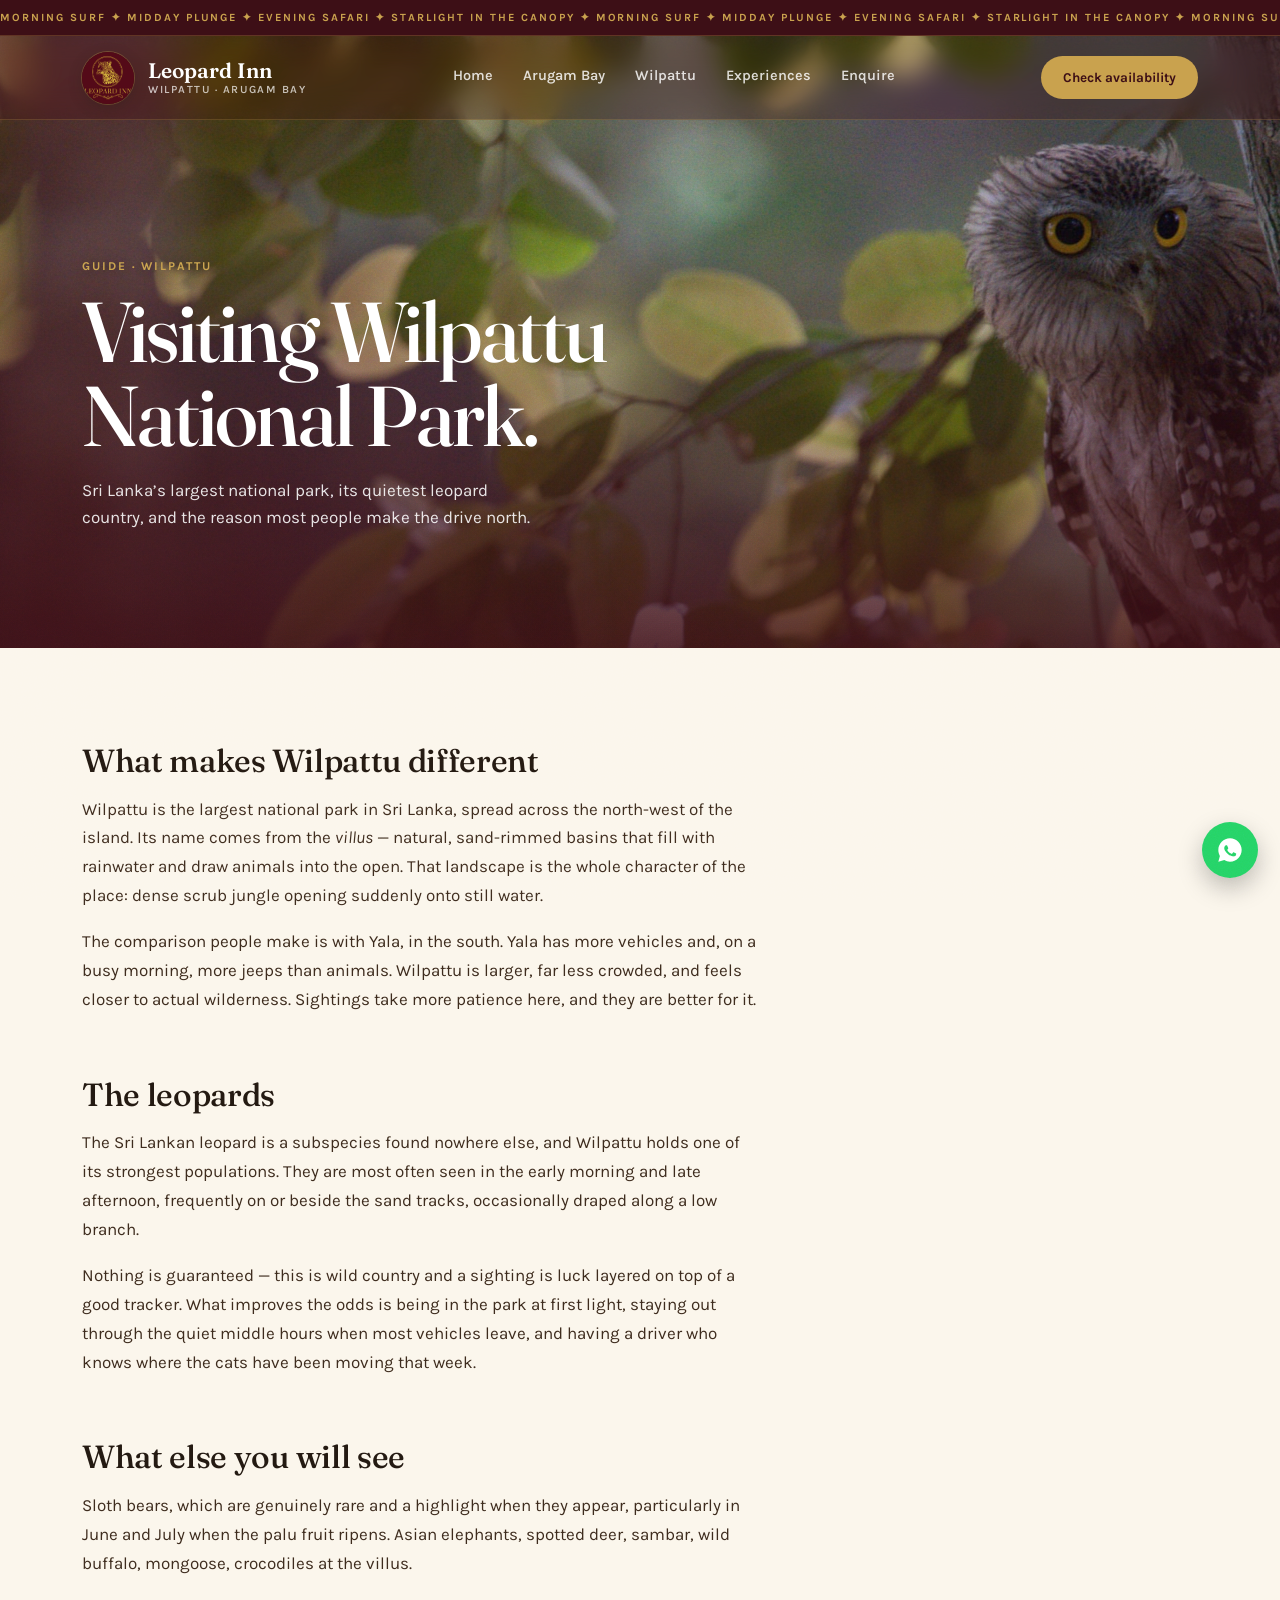
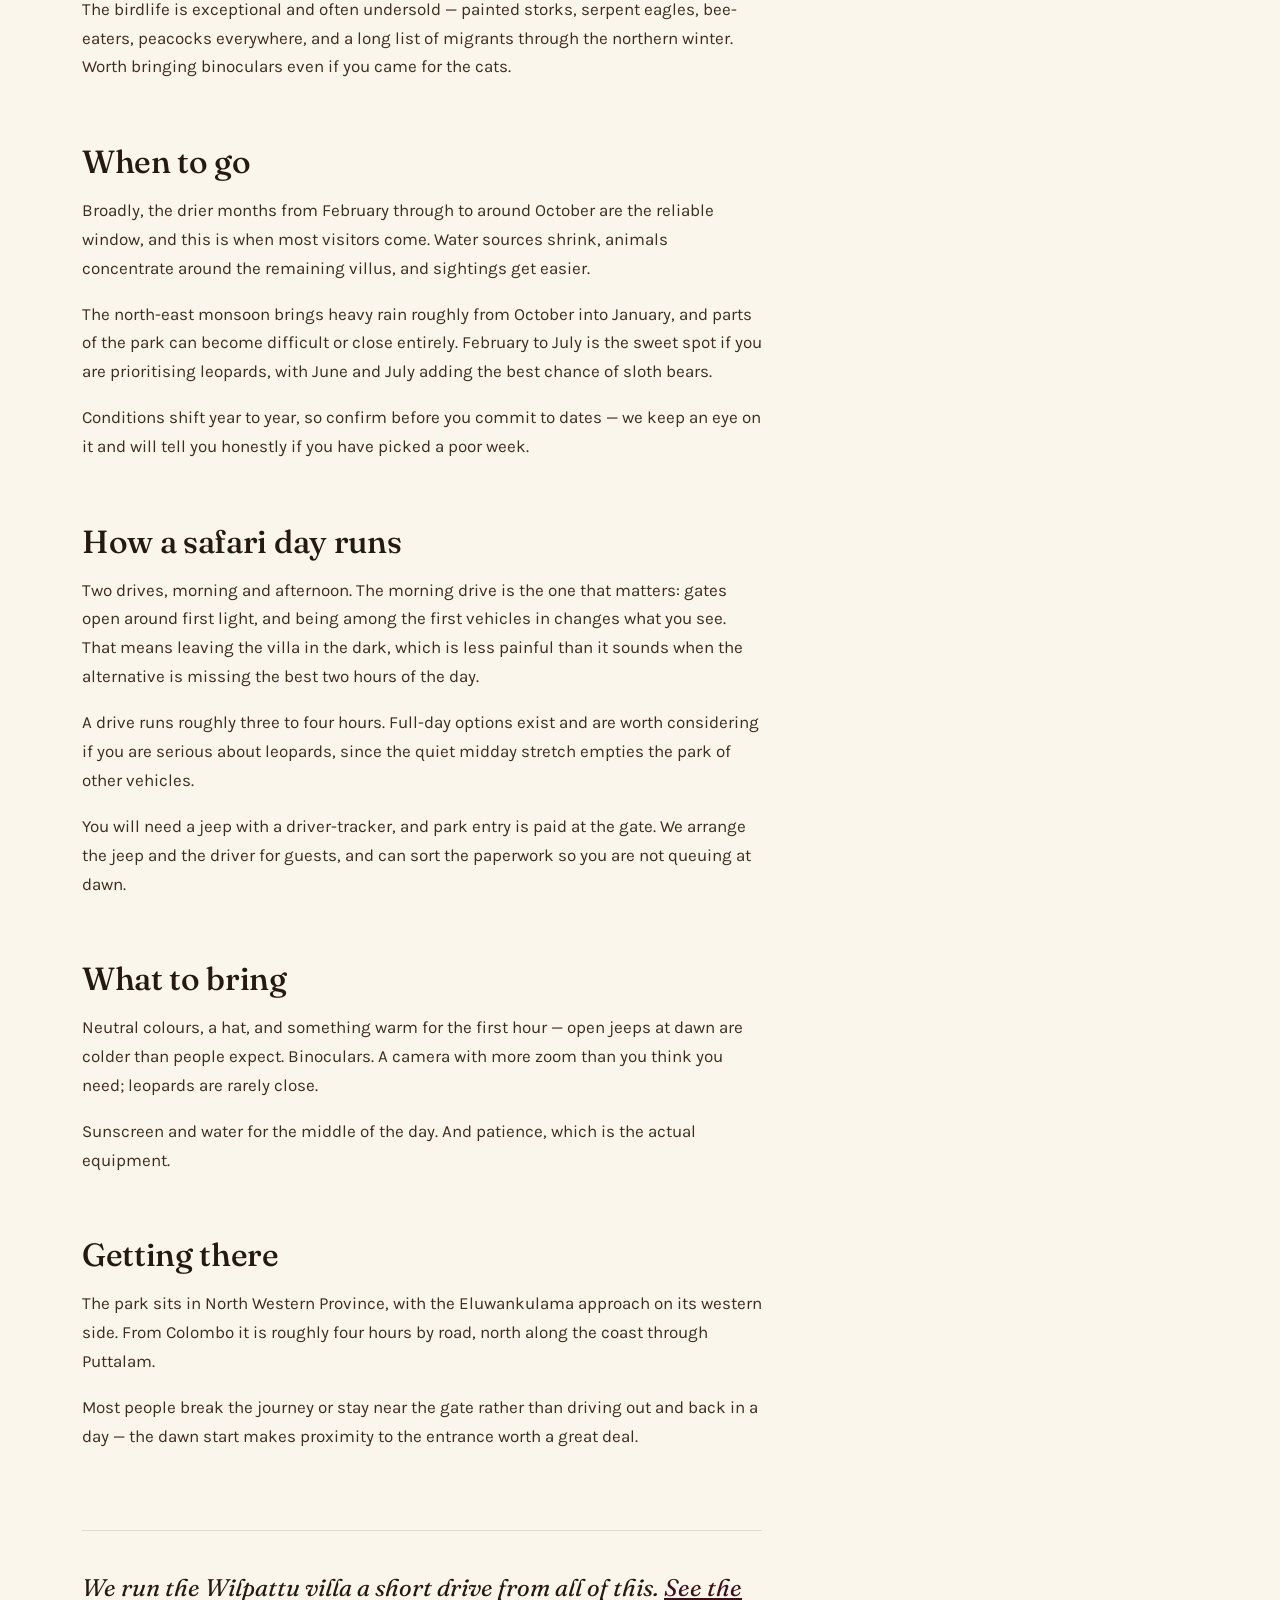
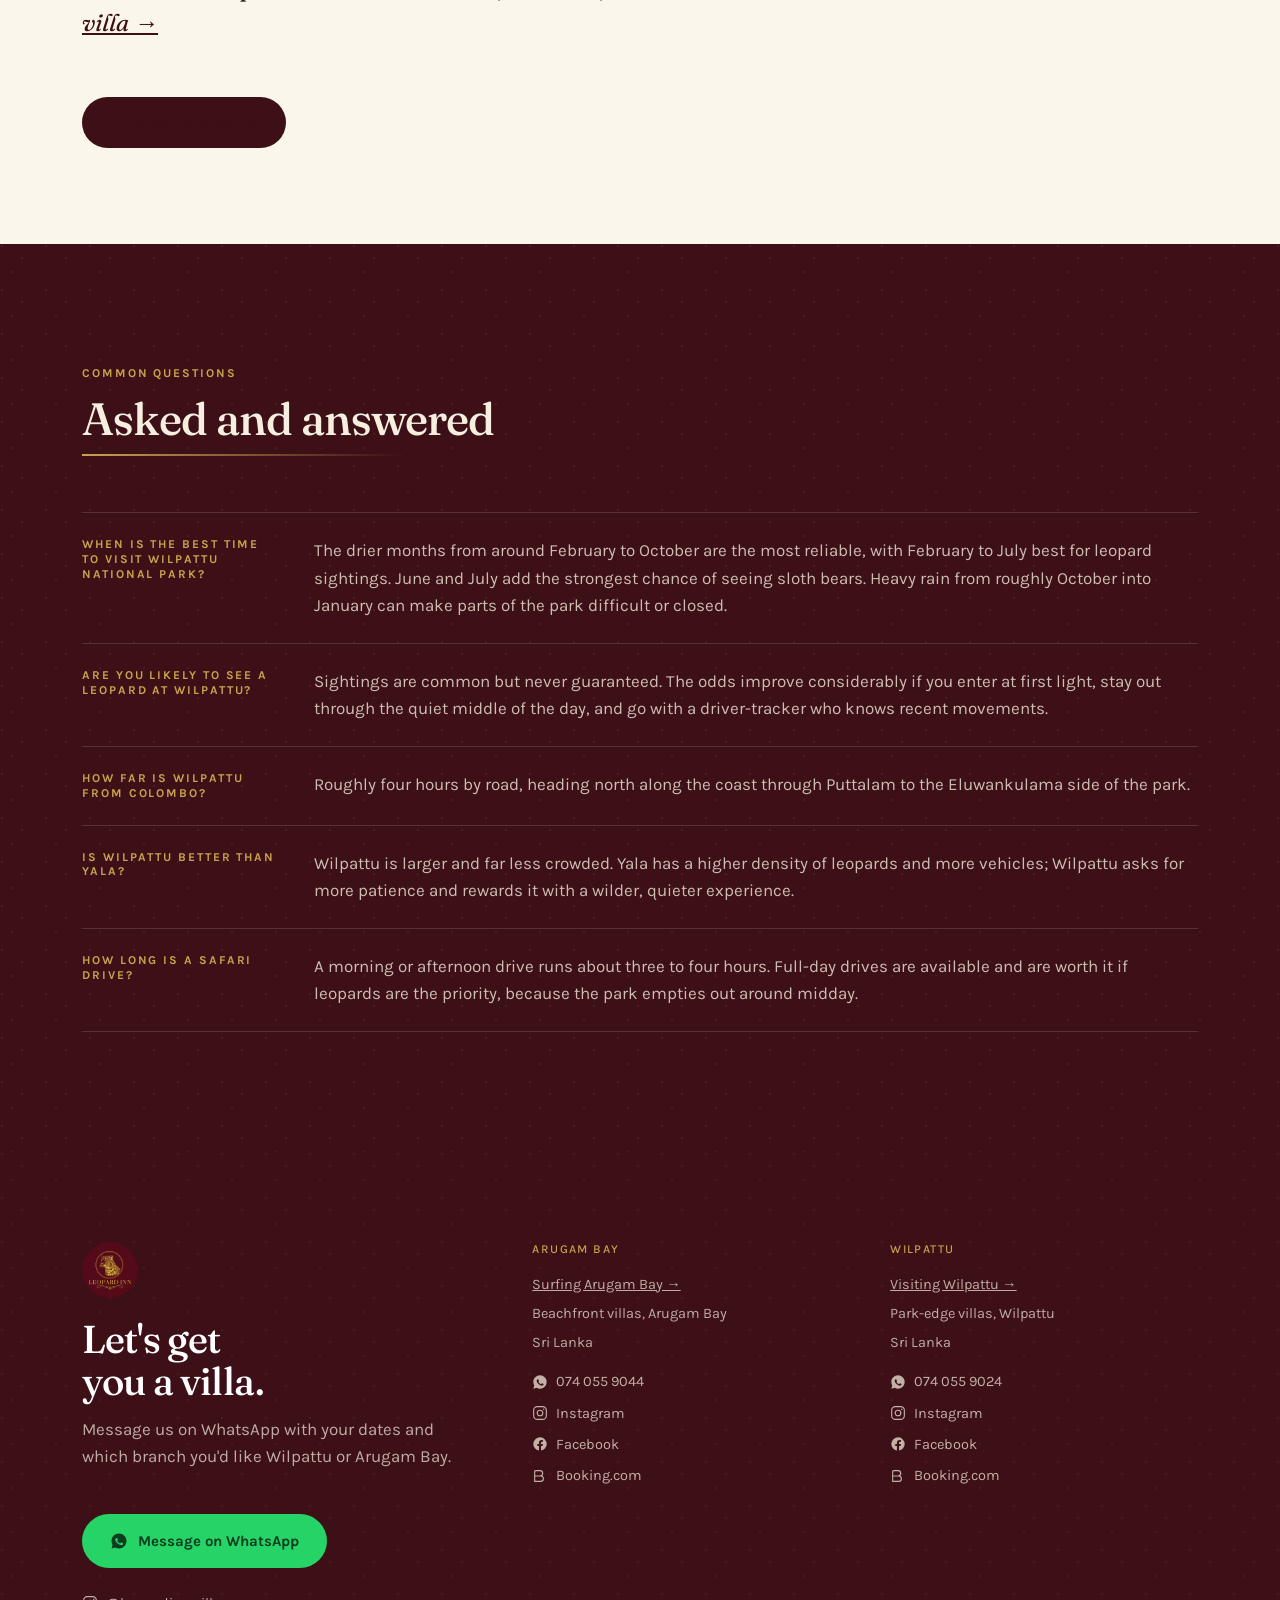
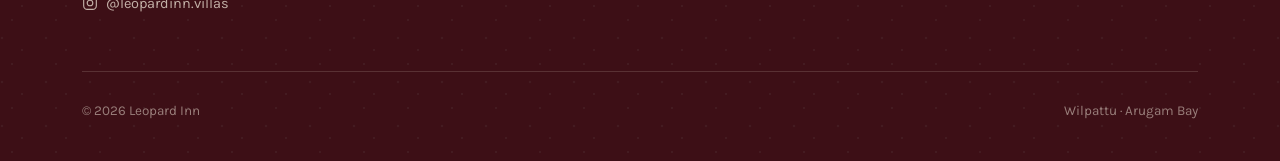
<file: wilpattu-safari-guide.html>
<!DOCTYPE html>
<html lang="en">
<head>
<meta charset="UTF-8">
<meta name="viewport" content="width=device-width, initial-scale=1.0">
<title>Visiting Wilpattu National Park: Leopards, Seasons and Safaris</title>
<meta name="description" content="When to go, what you will see, and how a safari day actually runs at Wilpattu — Sri Lanka’s largest national park and its best-kept leopard country.">
<link rel="canonical" href="https://leopardinnvillas.com/wilpattu-safari-guide.html">
<link rel="icon" type="image/png" sizes="32x32" href="favicon-32.png">
<link rel="icon" type="image/png" sizes="16x16" href="favicon-16.png">
<link rel="apple-touch-icon" sizes="180x180" href="apple-touch-icon.png">

<meta property="og:type" content="article">
<meta property="og:site_name" content="Leopard Inn Villas">
<meta property="og:title" content="Visiting Wilpattu National Park: Leopards, Seasons and Safaris">
<meta property="og:description" content="When to go, what you will see, and how a safari day actually runs at Wilpattu — Sri Lanka’s largest national park and its best-kept leopard country.">
<meta property="og:url" content="https://leopardinnvillas.com/wilpattu-safari-guide.html">
<meta property="og:image" content="https://leopardinnvillas.com/images/wilpattu/wilpattu-owl-hero.jpg">
<meta name="twitter:card" content="summary_large_image">
<meta name="twitter:title" content="Visiting Wilpattu National Park: Leopards, Seasons and Safaris">
<meta name="twitter:description" content="When to go, what you will see, and how a safari day actually runs at Wilpattu — Sri Lanka’s largest national park and its best-kept leopard country.">
<meta name="twitter:image" content="https://leopardinnvillas.com/images/wilpattu/wilpattu-owl-hero.jpg">

<script type="application/ld+json">
{
  "@context": "https://schema.org",
  "@graph": [
    {
      "@type": "BreadcrumbList",
      "itemListElement": [
        {
          "@type": "ListItem",
          "position": 1,
          "name": "Leopard Inn Villas",
          "item": "https://leopardinnvillas.com/"
        },
        {
          "@type": "ListItem",
          "position": 2,
          "name": "Visiting Wilpattu National Park — A Practical Guide",
          "item": "https://leopardinnvillas.com/wilpattu-safari-guide.html"
        }
      ]
    },
    {
      "@type": "Article",
      "@id": "https://leopardinnvillas.com/wilpattu-safari-guide.html#article",
      "headline": "Visiting Wilpattu National Park: Leopards, Seasons and Safaris",
      "description": "When to go, what you will see, and how a safari day actually runs at Wilpattu — Sri Lanka’s largest national park and its best-kept leopard country.",
      "image": "https://leopardinnvillas.com/images/wilpattu/wilpattu-owl-hero.jpg",
      "author": {
        "@type": "Organization",
        "name": "Leopard Inn Villas",
        "url": "https://leopardinnvillas.com/"
      },
      "publisher": {
        "@type": "Organization",
        "name": "Leopard Inn Villas",
        "url": "https://leopardinnvillas.com/"
      },
      "mainEntityOfPage": "https://leopardinnvillas.com/wilpattu-safari-guide.html",
      "inLanguage": "en"
    },
    {
      "@type": "FAQPage",
      "mainEntity": [
        {
          "@type": "Question",
          "name": "When is the best time to visit Wilpattu National Park?",
          "acceptedAnswer": {
            "@type": "Answer",
            "text": "The drier months from around February to October are the most reliable, with February to July best for leopard sightings. June and July add the strongest chance of seeing sloth bears. Heavy rain from roughly October into January can make parts of the park difficult or closed."
          }
        },
        {
          "@type": "Question",
          "name": "Are you likely to see a leopard at Wilpattu?",
          "acceptedAnswer": {
            "@type": "Answer",
            "text": "Sightings are common but never guaranteed. The odds improve considerably if you enter at first light, stay out through the quiet middle of the day, and go with a driver-tracker who knows recent movements."
          }
        },
        {
          "@type": "Question",
          "name": "How far is Wilpattu from Colombo?",
          "acceptedAnswer": {
            "@type": "Answer",
            "text": "Roughly four hours by road, heading north along the coast through Puttalam to the Eluwankulama side of the park."
          }
        },
        {
          "@type": "Question",
          "name": "Is Wilpattu better than Yala?",
          "acceptedAnswer": {
            "@type": "Answer",
            "text": "Wilpattu is larger and far less crowded. Yala has a higher density of leopards and more vehicles; Wilpattu asks for more patience and rewards it with a wilder, quieter experience."
          }
        },
        {
          "@type": "Question",
          "name": "How long is a safari drive?",
          "acceptedAnswer": {
            "@type": "Answer",
            "text": "A morning or afternoon drive runs about three to four hours. Full-day drives are available and are worth it if leopards are the priority, because the park empties out around midday."
          }
        }
      ]
    }
  ]
}
</script>

<link rel="preconnect" href="https://fonts.googleapis.com">
<link rel="preconnect" href="https://fonts.gstatic.com" crossorigin>
<link href="https://fonts.googleapis.com/css2?family=Fraunces:ital,opsz,wght@0,9..144,400;0,9..144,500;0,9..144,600;1,9..144,500&family=Karla:wght@400;500;600;700&display=swap" rel="stylesheet">
<link rel="stylesheet" href="styles.css?v=20261027a">

<!-- Google tag (gtag.js) -->
<script async src="https://www.googletagmanager.com/gtag/js?id=AW-18443921879"></script>
<script>
  window.dataLayer = window.dataLayer || [];
  function gtag(){dataLayer.push(arguments);}
  gtag('js', new Date());

  gtag('config', 'AW-18443921879');
</script>
</head>
<body>

<div class="ticker-wrap" aria-hidden="true">
  <div class="ticker-move">
    <span>MORNING SURF  ✦  MIDDAY PLUNGE  ✦  EVENING SAFARI  ✦  STARLIGHT IN THE CANOPY ✦&nbsp;</span>
    <span>MORNING SURF  ✦  MIDDAY PLUNGE  ✦  EVENING SAFARI  ✦  STARLIGHT IN THE CANOPY ✦&nbsp;</span>
    <span>MORNING SURF  ✦  MIDDAY PLUNGE  ✦  EVENING SAFARI  ✦  STARLIGHT IN THE CANOPY ✦&nbsp;</span>
  </div>
</div>

<div class="grain" aria-hidden="true"></div>
<div class="progress-bar" id="progressBar"></div>

<nav id="siteNav">
  <div class="wrap">
    <a href="index.html" class="brand">
      <span class="mark-ring"><img width="320" height="320" fetchpriority="high" decoding="async" loading="eager" src="images/logo-mark-lite.png" alt="Leopard Inn crest"></span>
      <span class="brand-text">
        Leopard Inn
        <span class="sub">Wilpattu · Arugam Bay</span>
      </span>
    </a>
    <div class="navlinks">
      <a href="index.html">Home</a>
      <a href="arugam-bay.html">Arugam Bay</a>
      <a href="wilpattu.html">Wilpattu</a>
      <a href="experiences.html">Experiences</a>
      <a href="index.html#enquire">Enquire</a>
    </div>
    <a class="nav-cta" href="https://wa.me/94740559024?text=Hi%20Leopard%20Inn!%20I%20would%20like%20to%20check%20availability%20at%20Wilpattu." target="_blank" rel="noopener">Check availability</a>
    <button class="burger" id="burger" aria-label="Open menu" aria-expanded="false">
      <span></span><span></span><span></span>
    </button>
  </div>
</nav>

<div class="mobile-menu" id="mobileMenu">
  <a href="index.html">Home</a>
  <a href="arugam-bay.html">Arugam Bay</a>
  <a href="wilpattu.html">Wilpattu</a>
  <a href="experiences.html">Experiences</a>
  <a href="index.html#enquire">Enquire</a>
  <button class="mm-close" id="mmClose">
    <svg viewBox="0 0 24 24" fill="none" stroke="currentColor" stroke-width="1.6"><path d="M18 6L6 18M6 6l12 12"/></svg>
    Close
  </button>
  <div class="mm-foot">Wilpattu · Arugam Bay · Sri Lanka</div>
</div>

<header class="hero guide-hero" id="top">
  <div class="hero-media" id="heroMedia">
    <img srcset="images/wilpattu/wilpattu-owl-hero-800w.jpg 800w, images/wilpattu/wilpattu-owl-hero.jpg 2800w" sizes="100vw" width="2800" height="1076" fetchpriority="high" decoding="async" loading="eager" class="focus-right" src="images/wilpattu/wilpattu-owl-hero.jpg" alt="A brown fish owl watching from a branch in the forest at Wilpattu">
  </div>
  <div class="hero-glow" id="heroGlow"></div>
  <div class="hero-inner wrap">
    <div class="eyebrow rise rise-1">Guide · Wilpattu</div>
    <h1 class="rise rise-2">Visiting Wilpattu<br>National Park.</h1>
    <p class="rise rise-3">Sri Lanka’s largest national park, its quietest leopard country, and the reason most people make the drive north.</p>
  </div>
</header>

<section class="article-section">
  <div class="wrap">
    <article class="article">
      <div class="reveal">
        <h2>What makes Wilpattu different</h2>
        <p>Wilpattu is the largest national park in Sri Lanka, spread across the north-west of the island. Its name comes from the <em>villus</em> — natural, sand-rimmed basins that fill with rainwater and draw animals into the open. That landscape is the whole character of the place: dense scrub jungle opening suddenly onto still water.</p>
        <p>The comparison people make is with Yala, in the south. Yala has more vehicles and, on a busy morning, more jeeps than animals. Wilpattu is larger, far less crowded, and feels closer to actual wilderness. Sightings take more patience here, and they are better for it.</p>
      </div>
      <div class="reveal">
        <h2>The leopards</h2>
        <p>The Sri Lankan leopard is a subspecies found nowhere else, and Wilpattu holds one of its strongest populations. They are most often seen in the early morning and late afternoon, frequently on or beside the sand tracks, occasionally draped along a low branch.</p>
        <p>Nothing is guaranteed — this is wild country and a sighting is luck layered on top of a good tracker. What improves the odds is being in the park at first light, staying out through the quiet middle hours when most vehicles leave, and having a driver who knows where the cats have been moving that week.</p>
      </div>
      <div class="reveal">
        <h2>What else you will see</h2>
        <p>Sloth bears, which are genuinely rare and a highlight when they appear, particularly in June and July when the palu fruit ripens. Asian elephants, spotted deer, sambar, wild buffalo, mongoose, crocodiles at the villus.</p>
        <p>The birdlife is exceptional and often undersold — painted storks, serpent eagles, bee-eaters, peacocks everywhere, and a long list of migrants through the northern winter. Worth bringing binoculars even if you came for the cats.</p>
      </div>
      <div class="reveal">
        <h2>When to go</h2>
        <p>Broadly, the drier months from February through to around October are the reliable window, and this is when most visitors come. Water sources shrink, animals concentrate around the remaining villus, and sightings get easier.</p>
        <p>The north-east monsoon brings heavy rain roughly from October into January, and parts of the park can become difficult or close entirely. February to July is the sweet spot if you are prioritising leopards, with June and July adding the best chance of sloth bears.</p>
        <p>Conditions shift year to year, so confirm before you commit to dates — we keep an eye on it and will tell you honestly if you have picked a poor week.</p>
      </div>
      <div class="reveal">
        <h2>How a safari day runs</h2>
        <p>Two drives, morning and afternoon. The morning drive is the one that matters: gates open around first light, and being among the first vehicles in changes what you see. That means leaving the villa in the dark, which is less painful than it sounds when the alternative is missing the best two hours of the day.</p>
        <p>A drive runs roughly three to four hours. Full-day options exist and are worth considering if you are serious about leopards, since the quiet midday stretch empties the park of other vehicles.</p>
        <p>You will need a jeep with a driver-tracker, and park entry is paid at the gate. We arrange the jeep and the driver for guests, and can sort the paperwork so you are not queuing at dawn.</p>
      </div>
      <div class="reveal">
        <h2>What to bring</h2>
        <p>Neutral colours, a hat, and something warm for the first hour — open jeeps at dawn are colder than people expect. Binoculars. A camera with more zoom than you think you need; leopards are rarely close.</p>
        <p>Sunscreen and water for the middle of the day. And patience, which is the actual equipment.</p>
      </div>
      <div class="reveal">
        <h2>Getting there</h2>
        <p>The park sits in North Western Province, with the Eluwankulama approach on its western side. From Colombo it is roughly four hours by road, north along the coast through Puttalam.</p>
        <p>Most people break the journey or stay near the gate rather than driving out and back in a day — the dawn start makes proximity to the entrance worth a great deal.</p>
      </div>
      <div class="article-cta reveal">
        <p>We run the Wilpattu villa a short drive from all of this. <a href="wilpattu.html">See the villa →</a></p>
        <a class="branch-cta" href="https://wa.me/94740559024?text=Hi%20Leopard%20Inn!%20I%20would%20like%20to%20check%20availability%20at%20Wilpattu." target="_blank" rel="noopener"><svg viewBox="0 0 24 24" fill="currentColor" width="18" height="18" aria-hidden="true"><path d="M12 2C6.48 2 2 6.48 2 12c0 1.85.5 3.58 1.35 5.07L2 22l5.06-1.33A9.94 9.94 0 0012 22c5.52 0 10-4.48 10-10S17.52 2 12 2zm5.2 14.2c-.22.62-1.28 1.2-1.77 1.24-.45.05-.9.23-3.02-.63-2.55-1.05-4.19-3.63-4.32-3.8-.13-.17-1.03-1.37-1.03-2.61s.65-1.85.88-2.1c.22-.25.5-.3.66-.3.17 0 .34 0 .48.01.16.01.36-.06.57.43.22.5.74 1.74.8 1.87.06.13.1.28.02.45-.08.17-.13.28-.25.43-.13.15-.27.34-.38.46-.13.13-.26.27-.11.53.15.26.66 1.1 1.42 1.78.98.88 1.8 1.15 2.06 1.28.26.13.41.11.56-.07.15-.17.65-.76.82-1.02.17-.26.34-.22.57-.13.22.09 1.42.67 1.66.8.24.12.4.18.46.28.06.11.06.62-.16 1.22z"/></svg> Check availability</a>
      </div>
    </article>
  </div>
</section>

<section class="excursions">
  <div class="rosette-field"></div>
  <div class="wrap">
    <div class="section-head reveal">
      <div class="eyebrow">Common questions</div>
      <h2><span class="draw-line">Asked and answered</span></h2>
    </div>
    <dl class="where-list reveal reveal-delay-1">
      <div class="where-row"><dt>When is the best time to visit Wilpattu National Park?</dt><dd>The drier months from around February to October are the most reliable, with February to July best for leopard sightings. June and July add the strongest chance of seeing sloth bears. Heavy rain from roughly October into January can make parts of the park difficult or closed.</dd></div>
      <div class="where-row"><dt>Are you likely to see a leopard at Wilpattu?</dt><dd>Sightings are common but never guaranteed. The odds improve considerably if you enter at first light, stay out through the quiet middle of the day, and go with a driver-tracker who knows recent movements.</dd></div>
      <div class="where-row"><dt>How far is Wilpattu from Colombo?</dt><dd>Roughly four hours by road, heading north along the coast through Puttalam to the Eluwankulama side of the park.</dd></div>
      <div class="where-row"><dt>Is Wilpattu better than Yala?</dt><dd>Wilpattu is larger and far less crowded. Yala has a higher density of leopards and more vehicles; Wilpattu asks for more patience and rewards it with a wilder, quieter experience.</dd></div>
      <div class="where-row"><dt>How long is a safari drive?</dt><dd>A morning or afternoon drive runs about three to four hours. Full-day drives are available and are worth it if leopards are the priority, because the park empties out around midday.</dd></div>
    </dl>
  </div>
</section>

<footer id="contact">
  <div class="rosette-field"></div>
  <div class="wrap">
    <div class="foot-grid">
      <div class="reveal">
        <img width="320" height="320" decoding="async" loading="lazy" src="images/logo-mark-lite.png" alt="Leopard Inn crest" style="width:56px;height:56px;border-radius:50%;object-fit:cover;object-position:center 38%;margin-bottom:20px;">
        <h2>Let's get you a villa.</h2>
        <p>Message us on WhatsApp with your dates and which branch you'd like Wilpattu or Arugam Bay.</p>
        <a class="wa-btn" href="https://wa.me/94740559024" target="_blank" rel="noopener">
          <svg viewBox="0 0 24 24" fill="currentColor" width="18" height="18"><path d="M12 2C6.48 2 2 6.48 2 12c0 1.85.5 3.58 1.35 5.07L2 22l5.06-1.33A9.94 9.94 0 0012 22c5.52 0 10-4.48 10-10S17.52 2 12 2zm5.2 14.2c-.22.62-1.28 1.2-1.77 1.24-.45.05-.9.23-3.02-.63-2.55-1.05-4.19-3.63-4.32-3.8-.13-.17-1.03-1.37-1.03-2.61s.65-1.85.88-2.1c.22-.25.5-.3.66-.3.17 0 .34 0 .48.01.16.01.36-.06.57.43.22.5.74 1.74.8 1.87.06.13.1.28.02.45-.08.17-.13.28-.25.43-.13.15-.27.34-.38.46-.13.13-.26.27-.11.53.15.26.66 1.1 1.42 1.78.98.88 1.8 1.15 2.06 1.28.26.13.41.11.56-.07.15-.17.65-.76.82-1.02.17-.26.34-.22.57-.13.22.09 1.42.67 1.66.8.24.12.4.18.46.28.06.11.06.62-.16 1.22z"/></svg>
          Message on WhatsApp
        </a>
        <div class="foot-social row">
          <a href="https://www.instagram.com/leopardinn.villas/" target="_blank" rel="noopener">
            <svg viewBox="0 0 24 24" fill="none" stroke="currentColor" stroke-width="1.7" aria-hidden="true"><rect x="2.5" y="2.5" width="19" height="19" rx="5.5"/><circle cx="12" cy="12" r="4.2"/><circle cx="17.6" cy="6.4" r="1.1" fill="currentColor" stroke="none"/></svg>
            @leopardinn.villas
          </a>
        </div>
      </div>
      <div class="foot-col reveal reveal-delay-1">
        <h4>Arugam Bay</h4>
        <p><a href="arugam-bay-surf-guide.html">Surfing Arugam Bay →</a></p>
        <p>Beachfront villas, Arugam Bay</p>
        <p>Sri Lanka</p>
        <div class="foot-social">
          <a href="https://wa.me/94740559044" target="_blank" rel="noopener">
            <svg viewBox="0 0 24 24" fill="currentColor" aria-hidden="true"><path d="M12 2C6.48 2 2 6.48 2 12c0 1.85.5 3.58 1.35 5.07L2 22l5.06-1.33A9.94 9.94 0 0012 22c5.52 0 10-4.48 10-10S17.52 2 12 2zm5.2 14.2c-.22.62-1.28 1.2-1.77 1.24-.45.05-.9.23-3.02-.63-2.55-1.05-4.19-3.63-4.32-3.8-.13-.17-1.03-1.37-1.03-2.61s.65-1.85.88-2.1c.22-.25.5-.3.66-.3.17 0 .34 0 .48.01.16.01.36-.06.57.43.22.5.74 1.74.8 1.87.06.13.1.28.02.45-.08.17-.13.28-.25.43-.13.15-.27.34-.38.46-.13.13-.26.27-.11.53.15.26.66 1.1 1.42 1.78.98.88 1.8 1.15 2.06 1.28.26.13.41.11.56-.07.15-.17.65-.76.82-1.02.17-.26.34-.22.57-.13.22.09 1.42.67 1.66.8.24.12.4.18.46.28.06.11.06.62-.16 1.22z"/></svg>
            074 055 9044
          </a>
          <a href="https://www.instagram.com/leopardinn.arugambay/" target="_blank" rel="noopener">
            <svg viewBox="0 0 24 24" fill="none" stroke="currentColor" stroke-width="1.7" aria-hidden="true"><rect x="2.5" y="2.5" width="19" height="19" rx="5.5"/><circle cx="12" cy="12" r="4.2"/><circle cx="17.6" cy="6.4" r="1.1" fill="currentColor" stroke="none"/></svg>
            Instagram
          </a>
          <a href="https://www.facebook.com/people/Leopard-Inn-Arugambay/61572221672947/" target="_blank" rel="noopener">
            <svg viewBox="0 0 24 24" fill="currentColor" aria-hidden="true"><path d="M22 12a10 10 0 10-11.56 9.88v-6.99H7.9V12h2.54V9.8c0-2.5 1.49-3.89 3.77-3.89 1.09 0 2.24.2 2.24.2v2.46h-1.26c-1.24 0-1.63.77-1.63 1.56V12h2.78l-.44 2.89h-2.34v6.99A10 10 0 0022 12z"/></svg>
            Facebook
          </a>
          <a href="https://www.booking.com/hotel/lk/leopard-inn-arugam-bay.html" target="_blank" rel="noopener">
            <svg viewBox="0 0 24 24" fill="none" stroke="currentColor" stroke-width="1.7" aria-hidden="true"><path d="M4 20V5.5A1.5 1.5 0 015.5 4H12a4 4 0 010 8H4m0 0h9a4 4 0 010 8H4z"/></svg>
            Booking.com
          </a>
        </div>
      </div>
      <div class="foot-col reveal reveal-delay-2">
        <h4>Wilpattu</h4>
        <p><a href="wilpattu-safari-guide.html">Visiting Wilpattu →</a></p>
        <p>Park-edge villas, Wilpattu</p>
        <p>Sri Lanka</p>
        <div class="foot-social">
          <a href="https://wa.me/94740559024" target="_blank" rel="noopener">
            <svg viewBox="0 0 24 24" fill="currentColor" aria-hidden="true"><path d="M12 2C6.48 2 2 6.48 2 12c0 1.85.5 3.58 1.35 5.07L2 22l5.06-1.33A9.94 9.94 0 0012 22c5.52 0 10-4.48 10-10S17.52 2 12 2zm5.2 14.2c-.22.62-1.28 1.2-1.77 1.24-.45.05-.9.23-3.02-.63-2.55-1.05-4.19-3.63-4.32-3.8-.13-.17-1.03-1.37-1.03-2.61s.65-1.85.88-2.1c.22-.25.5-.3.66-.3.17 0 .34 0 .48.01.16.01.36-.06.57.43.22.5.74 1.74.8 1.87.06.13.1.28.02.45-.08.17-.13.28-.25.43-.13.15-.27.34-.38.46-.13.13-.26.27-.11.53.15.26.66 1.1 1.42 1.78.98.88 1.8 1.15 2.06 1.28.26.13.41.11.56-.07.15-.17.65-.76.82-1.02.17-.26.34-.22.57-.13.22.09 1.42.67 1.66.8.24.12.4.18.46.28.06.11.06.62-.16 1.22z"/></svg>
            074 055 9024
          </a>
          <a href="https://www.instagram.com/leopardinn.wilpattu/" target="_blank" rel="noopener">
            <svg viewBox="0 0 24 24" fill="none" stroke="currentColor" stroke-width="1.7" aria-hidden="true"><rect x="2.5" y="2.5" width="19" height="19" rx="5.5"/><circle cx="12" cy="12" r="4.2"/><circle cx="17.6" cy="6.4" r="1.1" fill="currentColor" stroke="none"/></svg>
            Instagram
          </a>
          <a href="https://www.facebook.com/p/Leopard-inn-wilpattu-61578129158961/" target="_blank" rel="noopener">
            <svg viewBox="0 0 24 24" fill="currentColor" aria-hidden="true"><path d="M22 12a10 10 0 10-11.56 9.88v-6.99H7.9V12h2.54V9.8c0-2.5 1.49-3.89 3.77-3.89 1.09 0 2.24.2 2.24.2v2.46h-1.26c-1.24 0-1.63.77-1.63 1.56V12h2.78l-.44 2.89h-2.34v6.99A10 10 0 0022 12z"/></svg>
            Facebook
          </a>
          <a href="https://www.booking.com/hotel/lk/leopard-inn-wilpattu.html" target="_blank" rel="noopener">
            <svg viewBox="0 0 24 24" fill="none" stroke="currentColor" stroke-width="1.7" aria-hidden="true"><path d="M4 20V5.5A1.5 1.5 0 015.5 4H12a4 4 0 010 8H4m0 0h9a4 4 0 010 8H4z"/></svg>
            Booking.com
          </a>
        </div>
      </div>
    </div>
    <div class="foot-bottom">
      <span>© 2026 Leopard Inn</span>
      <span>Wilpattu · Arugam Bay</span>
    </div>
  </div>
</footer>

<a class="wa-fab" href="https://wa.me/94740559024?text=Hi%20Leopard%20Inn!%20I%20would%20like%20to%20check%20availability%20at%20Wilpattu." target="_blank" rel="noopener" aria-label="Message on WhatsApp">
  <svg viewBox="0 0 24 24" fill="#fff"><path d="M12 2C6.48 2 2 6.48 2 12c0 1.85.5 3.58 1.35 5.07L2 22l5.06-1.33A9.94 9.94 0 0012 22c5.52 0 10-4.48 10-10S17.52 2 12 2zm5.2 14.2c-.22.62-1.28 1.2-1.77 1.24-.45.05-.9.23-3.02-.63-2.55-1.05-4.19-3.63-4.32-3.8-.13-.17-1.03-1.37-1.03-2.61s.65-1.85.88-2.1c.22-.25.5-.3.66-.3.17 0 .34 0 .48.01.16.01.36-.06.57.43.22.5.74 1.74.8 1.87.06.13.1.28.02.45-.08.17-.13.28-.25.43-.13.15-.27.34-.38.46-.13.13-.26.27-.11.53.15.26.66 1.1 1.42 1.78.98.88 1.8 1.15 2.06 1.28.26.13.41.11.56-.07.15-.17.65-.76.82-1.02.17-.26.34-.22.57-.13.22.09 1.42.67 1.66.8.24.12.4.18.46.28.06.11.06.62-.16 1.22z"/></svg>
</a>

<script src="script.js?v=20261027a" defer></script>
</body>
</html>
</file>
<file: styles.css>
:root{
    --ink:#241A12;
    --bark:#3E2C1E;
    --sand:#F6EEDF;
    --paper:#FBF6EC;
    --wine:#3D0F16;
    --wine-light:#5A1B23;
    --gold:#C9A24E;
    --line: rgba(36,26,18,0.12);
    --max: 1180px;
    --nav-h: 84px;
    --banner-h: 36px;
    --ease-out: cubic-bezier(.16,1,.3,1);
    --ease-hover: cubic-bezier(.4,0,.2,1);

    /* ---- type scale: fixed UI steps ---- */
    --fs-2xs: 11px;
    --fs-xs:  12px;
    --fs-sm:  13.5px;
    --fs-base:14.5px;
    --fs-md:  15px;
    --fs-lg:  17px;
    --fs-xl:  21px;
    --fs-2xl: 24px;

    /* ---- type scale: fluid display steps, one shared slope ---- */
    --fs-h4: clamp(20px, 0.9vw + 13px, 24px);
    --fs-h3: clamp(24px, 1.5vw + 14px, 32px);
    --fs-h2: clamp(30px, 2.1vw + 12px, 42px);
    --fs-h1: clamp(32px, 2.6vw + 12px, 48px);
    --fs-display: clamp(44px, 6vw + 8px, 94px);

    /* ---- vertical rhythm: leading tightens as size grows ---- */
    --lh-display: 0.98;
    --lh-heading: 1.08;
    --lh-title:   1.22;
    --lh-lede:    1.34;
    --lh-body:    1.6;

    /* ---- tracking: optical, size-aware ---- */
    --tr-display: -0.03em;
    --tr-heading: -0.022em;
    --tr-title:   -0.012em;
    --tr-eyebrow: 0.16em;

  }
  *{box-sizing:border-box;}
  html{scroll-behavior:smooth;}
  body{
    margin:0;
    background:var(--paper);
    color:var(--ink);
    font-family:'Karla', sans-serif;
    font-size:var(--fs-lg);
    line-height:1.6;
    -webkit-font-smoothing:antialiased;
    overflow-x:hidden;
  }
  body.menu-open, body.lightbox-open{ overflow:hidden; }
  h1,h2,h3,h4,.display{
    font-family:'Fraunces', serif;
    font-weight:500;
    line-height:var(--lh-heading);
    letter-spacing:var(--tr-heading);
    text-wrap:balance;
    margin:0;
  }
  /* the largest display type wants the tightest optical fit */
  .hero h1{ letter-spacing:var(--tr-display); line-height:var(--lh-display); }
  /* small headings need their leading back, or they set solid */
  h4, .exp-tile h4, .strip-head h3, .where-row dt{
    line-height:var(--lh-title); letter-spacing:var(--tr-title);
  }
  a{color:inherit;}
  img{max-width:100%;height:auto;display:block;}
  .wrap{max-width:var(--max); margin:0 auto; padding:0 32px;}
  .eyebrow{
    font-family:'Karla',sans-serif;
    text-transform:uppercase;
    letter-spacing:var(--tr-eyebrow);
    font-size:var(--fs-xs);
    font-weight:700;
    color:var(--wine);
  }
  :focus-visible{ outline:2px solid var(--gold); outline-offset:3px; }

  /* TOP MARQUEE BANNER */
  .ticker-wrap{
    position:fixed; top:0; left:0; right:0; z-index:140;
    height:var(--banner-h); overflow:hidden;
    background:var(--wine); color:var(--gold);
    display:flex; align-items:center;
    font-size:var(--fs-2xs); font-weight:700; letter-spacing:0.18em;
    text-transform:uppercase; border-bottom:1px solid rgba(201,162,78,0.25);
  }
  .ticker-move{
    display:inline-flex; white-space:nowrap;
    animation:ticker 42s linear infinite;
  }
  .ticker-wrap:hover .ticker-move{ animation-play-state:paused; }
  @keyframes ticker{
    0%{ transform:translateX(0); }
    100%{ transform:translateX(-50%); }
  }

  .rosette-field{
    position:absolute; inset:0; pointer-events:none; opacity:0.05;
    background-image:
      radial-gradient(circle at 2px 2px, var(--wine) 1.4px, transparent 1.6px),
      radial-gradient(circle at 22px 14px, var(--wine) 1.1px, transparent 1.3px),
      radial-gradient(circle at 12px 28px, var(--wine) 1.1px, transparent 1.3px);
    background-size: 44px 44px;
  }

  /* NAV */
  nav{
    position:fixed; top:var(--banner-h); left:0; right:0; z-index:130;
    height:var(--nav-h);
    display:flex; align-items:center;
    background:rgba(61,15,22,0.28);
    backdrop-filter:blur(14px) saturate(140%);
    -webkit-backdrop-filter:blur(14px) saturate(140%);
    border-bottom:1px solid rgba(201,162,78,0.22);
    transition: background .5s var(--ease-out), box-shadow .5s var(--ease-out), height .4s var(--ease-out), border-color .5s var(--ease-out);
  }
  nav.nav-solid{
    background:rgba(251,246,236,0.82);
    backdrop-filter:blur(16px) saturate(160%);
    -webkit-backdrop-filter:blur(16px) saturate(160%);
    box-shadow:0 8px 24px -12px rgba(36,26,18,0.25);
    border-bottom-color:rgba(36,26,18,0.1);
    height:72px;
  }
  nav .wrap{ display:flex; align-items:center; justify-content:space-between; width:100%; }
  .brand{
    display:flex; align-items:center; gap:14px;
    font-family:'Fraunces', serif; font-weight:600; font-size:var(--fs-xl);
    text-decoration:none; color:#fff;
    transition:color .45s var(--ease-out);
  }
  nav.nav-solid .brand{ color:var(--ink); }
  .brand .mark-ring{
    width:52px; height:52px; border-radius:50%;
    display:flex; align-items:center; justify-content:center;
    background:var(--wine);
    box-shadow:0 4px 14px rgba(36,26,18,0.3), 0 0 0 1px rgba(201,162,78,0.35);
    flex-shrink:0; overflow:hidden;
    transition:transform .4s var(--ease-hover);
  }
  .brand:hover .mark-ring{ transform:rotate(-6deg) scale(1.06); }
  .brand .mark-ring img{ width:120%; height:120%; object-fit:cover; object-position:center 42%; }
  .brand-text{display:flex; flex-direction:column; line-height:1.05;}
  .brand-text .sub{
    font-family:'Karla',sans-serif; font-weight:600; font-size:var(--fs-2xs);
    letter-spacing:0.14em; text-transform:uppercase; opacity:0.7; margin-top:3px;
  }
  .navlinks{display:flex; gap:30px; font-size:var(--fs-base); font-weight:600; align-items:center;}
  .navlinks a{
    text-decoration:none; opacity:0.82; color:#fff; position:relative; padding-bottom:4px;
    transition:opacity .25s var(--ease-hover), color .4s var(--ease-out);
  }
  nav.nav-solid .navlinks a{ color:var(--ink); }
  .navlinks a::after{
    content:''; position:absolute; left:0; bottom:0; height:1.5px; width:0%;
    background:var(--gold); transition:width .3s var(--ease-hover);
  }
  .navlinks a:hover{opacity:1;}
  .navlinks a:hover::after, .navlinks a.active::after{ width:100%; }
  .nav-cta{
    background:var(--gold); color:var(--wine); padding:11px 22px;
    border-radius:999px; font-size:var(--fs-sm); font-weight:700; text-decoration:none;
    white-space:nowrap; transition:transform .25s var(--ease-hover), box-shadow .25s var(--ease-hover); border:none; cursor:pointer;
    font-family:'Karla',sans-serif;
  }
  .nav-cta:hover{ transform:translateY(-3px); box-shadow:0 10px 22px rgba(201,162,78,0.35); }

  /* MOBILE MENU */
  .burger{
    display:none; background:none; border:none; cursor:pointer; padding:8px;
    width:44px; height:44px; position:relative; z-index:130;
  }
  .burger span{
    display:block; height:2px; width:24px; background:#fff; margin:5px auto;
    transition:transform .35s var(--ease-hover), opacity .25s var(--ease-hover), background .45s var(--ease-out);
  }
  nav.nav-solid .burger span{ background:var(--ink); }
  body.menu-open nav{
    background:transparent !important;
    backdrop-filter:none !important;
    -webkit-backdrop-filter:none !important;
    border-bottom-color:transparent !important;
    box-shadow:none !important;
  }
  body.menu-open .brand{ color:var(--sand) !important; }
  body.menu-open .burger span{ background:var(--sand); }
  body.menu-open .burger span:nth-child(1){ transform:translateY(7px) rotate(45deg); }
  body.menu-open .burger span:nth-child(2){ opacity:0; }
  body.menu-open .burger span:nth-child(3){ transform:translateY(-7px) rotate(-45deg); }
  .mobile-menu{
    position:fixed; top:calc(var(--banner-h) + var(--nav-h)); left:0; right:0; bottom:0;
    z-index:120; background:var(--wine); color:var(--sand);
    display:flex; flex-direction:column; justify-content:center; align-items:flex-start;
    padding:0 40px; gap:6px; overflow-y:auto;
    clip-path:circle(0% at calc(100% - 44px) 44px);
    transition:clip-path .6s cubic-bezier(.7,0,.3,1);
    pointer-events:none;
  }
  body.menu-open .mobile-menu{ clip-path:circle(150% at calc(100% - 44px) 44px); pointer-events:auto; }
  .mobile-menu a{
    font-family:'Fraunces',serif; font-size:var(--fs-h2); text-decoration:none;
    padding:10px 0; opacity:0; transform:translateY(18px);
    transition:opacity .55s var(--ease-out), transform .55s var(--ease-out);
  }
  body.menu-open .mobile-menu a{ opacity:1; transform:translateY(0); }
  body.menu-open .mobile-menu a:nth-child(1){ transition-delay:.15s; }
  body.menu-open .mobile-menu a:nth-child(2){ transition-delay:.21s; }
  body.menu-open .mobile-menu a:nth-child(3){ transition-delay:.27s; }
  body.menu-open .mobile-menu a:nth-child(4){ transition-delay:.33s; }
  body.menu-open .mobile-menu a:nth-child(5){ transition-delay:.39s; }
  .mm-close{
    margin-top:34px; display:inline-flex; align-items:center; gap:9px;
    background:transparent; border:1px solid rgba(201,162,78,0.5);
    color:var(--gold); font-family:'Karla',sans-serif; font-weight:700;
    font-size:var(--fs-xs); letter-spacing:0.14em; text-transform:uppercase;
    padding:12px 22px; border-radius:999px; cursor:pointer;
    opacity:0; transform:translateY(14px);
    transition:opacity .55s var(--ease-out) .46s, transform .55s var(--ease-out) .46s, background .25s var(--ease-hover);
  }
  body.menu-open .mm-close{ opacity:1; transform:translateY(0); }
  .mm-close:hover{ background:rgba(201,162,78,0.14); }
  .mm-close svg{ width:15px; height:15px; }
  .mobile-menu .mm-foot{
    margin-top:32px; font-family:'Karla',sans-serif; font-size:var(--fs-sm); letter-spacing:0.12em;
    text-transform:uppercase; color:var(--gold); opacity:0; transition:opacity .55s var(--ease-out) .5s;
  }
  body.menu-open .mobile-menu .mm-foot{ opacity:1; }
  @media (max-width:820px){
    .navlinks{display:none;}
    .burger{display:block;}
    .nav-cta{display:none;}
  }

  /* HERO */
  .hero{
    position:relative; min-height:100vh; display:flex; align-items:flex-end;
    color:#fff; overflow:hidden; padding-top:var(--banner-h);
  }
  .hero-media{
    position:absolute; inset:0; width:100%; height:118%; top:-9%;
    will-change:transform;
    transform-origin:center;
    animation: heroZoom 2.2s cubic-bezier(.2,.7,.2,1) both;
  }
  @keyframes heroZoom{ from{ transform:scale(1.12); } to{ transform:scale(1); } }
  .hero-media img{ width:100%; height:100%; object-fit:cover; }
  /* left scrim: keeps the eyebrow and headline legible over bright frames */
  .hero::before{
    content:''; position:absolute; inset:0; z-index:1; pointer-events:none;
    background:linear-gradient(90deg, rgba(61,15,22,0.52) 0%, rgba(61,15,22,0.30) 30%, rgba(61,15,22,0) 62%);
  }
  .hero::after{
    content:''; position:absolute; inset:0;
    background:linear-gradient(180deg, rgba(61,15,22,0.22) 0%, rgba(61,15,22,0.05) 35%, rgba(61,15,22,0.88) 100%);
  }
  .hero-inner{position:relative; z-index:2; padding-bottom:100px; width:100%;}
  .hero .eyebrow{color:var(--gold); text-shadow:0 1px 14px rgba(0,0,0,0.6);}
  .hero h1{ font-size:var(--fs-display); line-height:0.98; margin-top:14px; max-width:14ch; }
  .hero p{ max-width:46ch; margin-top:20px; font-size:var(--fs-lg); color:rgba(255,255,255,0.88); }
  .hero-branches{ display:flex; gap:14px; margin-top:34px; flex-wrap:wrap; }
  .hero-branches a{
    text-decoration:none; color:#fff; font-weight:700; font-size:var(--fs-base);
    border:1px solid rgba(255,255,255,0.5); padding:12px 22px; border-radius:999px;
    transition: background .25s var(--ease-hover), border-color .25s var(--ease-hover), transform .25s var(--ease-hover);
  }
  .hero-branches a:hover{background:rgba(255,255,255,0.14); border-color:#fff; transform:translateY(-3px);}

  /* cinematic entrance */
  .rise{ opacity:0; transform:translateY(22px); animation:riseIn 1s var(--ease-out) both; }
  .rise-1{ animation-delay:.3s; }
  .rise-2{ animation-delay:.45s; }
  .rise-3{ animation-delay:.6s; }
  .rise-4{ animation-delay:.75s; }
  @keyframes riseIn{ to{ opacity:1; transform:translateY(0); } }

  .scroll-cue{
    position:absolute; left:50%; bottom:28px; transform:translateX(-50%);
    display:flex; flex-direction:column; align-items:center; gap:8px;
    color:rgba(255,255,255,0.75); font-size:var(--fs-2xs); letter-spacing:0.14em; text-transform:uppercase;
    z-index:2; animation:cueFloat 2.4s ease-in-out infinite 1.4s;
  }
  .scroll-cue svg{width:14px;height:20px;}
  @keyframes cueFloat{
    0%,100%{ transform:translateX(-50%) translateY(0); opacity:0.75;}
    50%{ transform:translateX(-50%) translateY(8px); opacity:1;}
  }

  section{padding:120px 0; position:relative;}
  .section-head{max-width:640px; margin-bottom:56px;}
  .section-head h2{font-size:var(--fs-h1); margin-top:12px;}
  .section-head p{margin-top:16px; color:var(--bark); opacity:0.85;}
  /* a quieter header: one short heading, no subtitle (homepage experiences) */
  .section-head-compact{ margin-bottom:32px; }
  .section-head-compact h2{ font-size:var(--fs-h3); margin-top:0; }

  .reveal{ opacity:0; transform:translateY(28px); transition:opacity .9s var(--ease-out), transform .9s var(--ease-out); }
  .reveal.in-view{ opacity:1; transform:translateY(0); }
  .reveal-delay-1.in-view{ transition-delay:.1s; }
  .reveal-delay-2.in-view{ transition-delay:.2s; }
  .reveal-delay-3.in-view{ transition-delay:.3s; }

  /* ---------- VILLA CARDS (replaced the intro, 2026-10-06) ----------
     Built from Dinura's reference card, using only long-supported CSS so it looks the
     same on every phone: px sizes, flexbox, a square photo made with padding-bottom,
     and a fade made from a plain colour + mask (no cqw, color-mix or aspect-ratio).
     Where a phone can't blur (backdrop-filter), the photo simply fades without it.
     Each slide carries its own tint (data-tint); the card fades to it. */
  .trips{ padding:64px 0; position:relative; }
  .trips-row{ display:flex; flex-wrap:wrap; justify-content:center; margin-bottom:-40px; }
  .trip{ display:flex; flex-direction:column; width:320px; max-width:100%; margin:0 24px 40px; }
  .trip-card{
    position:relative; flex:1 0 auto;
    display:flex; flex-direction:column;
    overflow:hidden; border-radius:38px;
    -webkit-transform:translateZ(0); transform:translateZ(0); /* Safari: clip the swipe area to the corners */
    background-color:var(--tint);
    box-shadow:0 22px 44px -30px rgba(36,26,18,0.45);
    transition:background-color .6s var(--ease-out);
  }
  /* the photo: a square, swiped natively with scroll-snap (works with no JS) */
  .trip-photo{ position:relative; height:0; padding-bottom:100%; }
  .trip-slides, .trip-blur, .trip-tint{ position:absolute; top:0; left:0; width:100%; height:100%; }
  .trip-slides{
    z-index:0;
    display:flex; overflow-x:auto; overflow-y:hidden;
    -webkit-overflow-scrolling:touch;
    -ms-scroll-snap-type:x mandatory; scroll-snap-type:x mandatory;
    overscroll-behavior-x:contain;
    scrollbar-width:none;
  }
  .trip-slides::-webkit-scrollbar{ display:none; }
  .trip-slides:focus-visible{ outline:2px solid var(--gold); outline-offset:-6px; border-radius:38px 38px 0 0; }
  .trip-img{
    flex:0 0 100%; width:100%; height:100%; object-fit:cover;
    scroll-snap-align:start; scroll-snap-stop:always;
  }
  /* the bottom of the photo melts into the card: a soft blur, then the tint colour */
  .trip-blur{
    z-index:1; pointer-events:none;
    -webkit-backdrop-filter:blur(14px); backdrop-filter:blur(14px);
    -webkit-mask-image:linear-gradient(to bottom, transparent 62%, #000 86%);
    mask-image:linear-gradient(to bottom, transparent 62%, #000 86%);
  }
  .trip-tint{
    z-index:2; pointer-events:none;
    background-color:var(--tint);
    -webkit-mask-image:linear-gradient(to bottom, transparent 60%, rgba(0,0,0,0.45) 74%, rgba(0,0,0,0.82) 88%, #000 100%);
    mask-image:linear-gradient(to bottom, transparent 60%, rgba(0,0,0,0.45) 74%, rgba(0,0,0,0.82) 88%, #000 100%);
    transition:background-color .6s var(--ease-out);
  }
  /* the text sits over the faded bottom of the photo, then on the tint; swipes on the
     text pass through to the photos, only the buttons take taps */
  .trip-body{
    position:relative; z-index:3; flex:1 0 auto;
    display:flex; flex-direction:column;
    margin-top:-80px; padding:0 18px 18px;
    color:#fff; pointer-events:none;
  }
  .trip-body button{ pointer-events:auto; }
  .trip-dots{ display:flex; justify-content:center; margin-bottom:15px; }
  /* tiny dot, 24px tap area */
  .trip-dots button{
    width:24px; height:24px; padding:0; margin:0 -6px; border:0; background:none; cursor:pointer;
    display:flex; align-items:center; justify-content:center;
    -webkit-appearance:none; appearance:none; -webkit-tap-highlight-color:transparent;
  }
  .trip-dots button::before{
    content:''; display:block; width:5px; height:5px; border-radius:50%;
    background:rgba(255,255,255,0.4);
    transition:background-color .3s var(--ease-hover);
  }
  .trip-dots button.on::before{ background:#fff; }
  .trip-title{
    font-family:'Karla',sans-serif; font-weight:700;
    font-size:23px; line-height:1.15; letter-spacing:-0.01em;
    color:#fff;
  }
  .trip-desc{
    margin-top:9px;
    font-size:13px; line-height:1.45;
    color:rgba(255,255,255,0.82);
  }
  /* tags + button sit on the bottom, so both cards line up */
  .trip-tags{ display:flex; flex-wrap:wrap; margin:auto 0 0; padding:15px 0 0; list-style:none; }
  .trip-tag{
    display:inline-block; height:24px; line-height:24px; padding:0 11px; margin:0 7px 0 0;
    border-radius:999px;
    background:rgba(255,255,255,0.14);
    box-shadow:inset 0 0 0 1px rgba(255,255,255,0.16);
    font-family:'Karla',sans-serif; font-weight:600; font-size:11px; letter-spacing:0.01em;
    color:#fff; white-space:nowrap;
  }
  /* a quiet glass button, so the two cards don't out-shout the hero */
  .trip-reserve{
    margin-top:15px;
    height:46px; width:100%;
    border:0; border-radius:999px;
    background:rgba(255,255,255,0.14); color:#fff;
    box-shadow:inset 0 0 0 1px rgba(255,255,255,0.34);
    font-family:'Karla',sans-serif; font-weight:600; font-size:13.5px;
    cursor:pointer;
    -webkit-appearance:none; appearance:none; -webkit-tap-highlight-color:transparent;
    transition:background-color .25s var(--ease-hover), color .25s var(--ease-hover), transform .25s var(--ease-hover);
  }
  .trip-reserve:active{ transform:scale(0.98); }
  .trip-reserve:focus-visible{ outline:2px solid var(--gold); outline-offset:3px; }
  /* hover only where there's a real pointer, so a tap doesn't leave it stuck white */
  @media (hover:hover){
    .trip-reserve:hover{ background:#fff; color:var(--ink); }
    .trip-dots button:hover::before{ background:rgba(255,255,255,0.75); }
  }
  @media (max-width:520px){
    .trips-row{ margin-bottom:-28px; }
    .trip{ width:86vw; max-width:340px; margin:0 0 28px; }
  }

  .divider{ display:flex; align-items:center; justify-content:center; gap:14px; padding:0 0 8px; color:var(--gold); }
  .divider svg{ width:22px; height:22px; opacity:0.85; }
  .divider .rule{ height:1px; width:64px; background:linear-gradient(90deg, transparent, var(--line)); }
  .divider .rule.right{ background:linear-gradient(90deg, var(--line), transparent); }

  .branch{border-top:1px solid var(--line); overflow:hidden;}
  .branch-alt{background:var(--sand);}
  .branch-tag{
    display:inline-flex; align-items:center; gap:8px;
    font-size:var(--fs-xs); font-weight:700; letter-spacing:0.1em; text-transform:uppercase;
    color:var(--gold); margin-bottom:10px;
  }
  .branch-tag.tag-wine{color:var(--wine);}
  .branch-grid{ display:grid; grid-template-columns:1.1fr 0.9fr; gap:60px; align-items:center; }
  .branch-grid.reverse .branch-copy{order:2;}
  .branch-grid.reverse .branch-visual{order:1;}
  @media (max-width:900px){
    .branch-grid, .branch-grid.reverse{grid-template-columns:1fr;}
    .branch-grid.reverse .branch-copy{order:1;}
    .branch-grid.reverse .branch-visual{order:2;}
  }
  .branch-seal{
    width:64px; height:64px; border-radius:50%; margin-bottom:18px;
    object-fit:cover; object-position:center 40%;
    box-shadow:0 6px 18px rgba(36,26,18,0.25);
  }
  .branch-copy h3{font-size:var(--fs-h2);}
  .branch-copy p{margin-top:16px; color:var(--bark); max-width:48ch;}
  /* homepage villa sections: one column, the villa photos between the heading and
     the text. The photos keep their size and overlap; the gap below them leaves room
     for the small photo that hangs off the bottom corner. */
  .branch-grid-stack{ display:block; max-width:760px; }
  .branch-media{ min-width:0; max-width:480px; margin:28px 0 0; }
  .branch-media .branch-visual{ margin:0 0 64px; }  /* room for the small photo hanging off the corner */
  @media (max-width:900px){ .branch-media{ margin-top:24px; } .branch-media .branch-visual{ margin-bottom:44px; } }
  /* the villa's other photos: small, in a row you swipe (or drag with a mouse); tap one
     to open it large. The faded right edge says there are more. No pinning, no arrows. */
  .villa-thumbs{
    display:flex; gap:10px; overflow-x:auto; overflow-y:hidden;
    -webkit-overflow-scrolling:touch; scroll-snap-type:x proximity; overscroll-behavior-x:contain;
    scrollbar-width:none; padding-bottom:2px; cursor:grab;
    -webkit-mask-image:linear-gradient(to right, #000 84%, transparent);
    mask-image:linear-gradient(to right, #000 84%, transparent);
  }
  .villa-thumbs::-webkit-scrollbar{ display:none; }
  .villa-thumbs.dragging{ cursor:grabbing; scroll-snap-type:none; }
  .villa-thumbs:focus-visible{ outline:2px solid var(--gold); outline-offset:3px; border-radius:12px; }
  .villa-thumb{
    flex:0 0 108px; width:108px; height:144px; max-width:none; object-fit:cover;
    border-radius:12px; scroll-snap-align:start; cursor:zoom-in;
    -webkit-user-drag:none; user-select:none; transition:opacity .25s var(--ease-hover);
  }
  @media (hover:hover){ .villa-thumb:hover{ opacity:0.85; } }
  @media (max-width:640px){ .villa-thumb{ flex-basis:96px; width:96px; height:128px; } }
  /* arrows at each end of the row, on computers only (touch screens just swipe);
     each one hides when the row is already at that end */
  .villa-thumbs-wrap{ position:relative; }
  .thumbs-arrow{ display:none; }
  @media (hover:hover) and (pointer:fine){
    .thumbs-arrow{
      position:absolute; top:50%; margin-top:-18px; z-index:1;
      width:36px; height:36px; padding:0; border:0; border-radius:50%; cursor:pointer;
      display:flex; align-items:center; justify-content:center;
      color:var(--wine); background:var(--paper);
      box-shadow:0 0 0 1px var(--line), 0 6px 16px -6px rgba(36,26,18,0.35);
      transition:opacity .25s var(--ease-hover), transform .25s var(--ease-hover);
    }
    .thumbs-arrow svg{ width:16px; height:16px; }
    .thumbs-arrow.prev{ left:8px; }
    .thumbs-arrow.next{ right:8px; }
    .thumbs-arrow:hover{ transform:scale(1.08); }
    .thumbs-arrow:disabled{ opacity:0; pointer-events:none; }
  }
  /* desktop: the title runs across the top, then the photos on the left with the
     text beside them, so the section uses the width instead of half of it */
  @media (min-width:901px){
    .branch-grid-stack{ max-width:none; }
    .branch-grid-stack .branch-copy{
      display:grid; grid-template-columns:minmax(0, 480px) minmax(0, 1fr);
      column-gap:88px; align-items:center;
    }
    .branch-grid-stack .branch-copy > .branch-seal,
    .branch-grid-stack .branch-copy > .branch-tag,
    .branch-grid-stack .branch-copy > .villa-sign,
    .branch-grid-stack .branch-copy > .branch-head,
    .branch-grid-stack .branch-copy > h2,
    .branch-grid-stack .branch-copy > h3{ grid-column:1 / -1; justify-self:start; }
    .branch-grid-stack .branch-copy .branch-media{ width:100%; margin:28px 0 0; }
    .branch-grid-stack .branch-copy > .villa-more{ grid-column:1 / -1; }
  }
  .amenity-list{ list-style:none; padding:0; margin:26px 0 0; display:grid; grid-template-columns:1fr 1fr; gap:10px 20px; }
  .amenity-list li{font-size:var(--fs-base); display:flex; align-items:center; gap:8px;}
  .amenity-list li::before{content:''; width:5px; height:5px; border-radius:50%; background:var(--wine); flex-shrink:0;}
  .branch-cta{
    margin-top:32px; display:inline-flex; align-items:center; gap:10px;
    background:var(--wine); color:#fff; text-decoration:none; border:none; cursor:pointer;
    padding:14px 26px; border-radius:999px; font-weight:700; font-size:var(--fs-base);
    font-family:'Karla',sans-serif;
    transition:transform .25s var(--ease-hover), box-shadow .25s var(--ease-hover);
  }
  .branch-cta:hover{ transform:translateY(-3px); box-shadow:0 10px 24px rgba(61,15,22,0.3); }

  .branch-visual{position:relative;}
  .visual-main{border-radius:6px; overflow:hidden; box-shadow:0 30px 60px -20px rgba(36,26,18,0.35); cursor:zoom-in;}
  .visual-main img{aspect-ratio:4/5; object-fit:cover; transition:transform .7s var(--ease-out);}
  .visual-main:hover img{ transform:scale(1.05); }
  .visual-float{
    position:absolute; width:52%; bottom:-38px; right:-38px;
    border-radius:6px; overflow:hidden; border:6px solid var(--paper);
    box-shadow:0 20px 40px -12px rgba(36,26,18,0.35);
    transition:transform .4s var(--ease-hover); cursor:zoom-in;
  }
  .visual-float:hover{ transform:translateY(-6px); }
  .branch-alt .visual-float{border-color:var(--sand);}
  .visual-float img{aspect-ratio:1/1; object-fit:cover;}
  @media (max-width:900px){ .visual-float{width:46%; bottom:-24px; right:-16px;} }

  /* GALLERY */
  .strip{padding:0 0 120px;}
  .strip-head{
    max-width:var(--max); margin:0 auto 20px; padding:0 32px;
    display:flex; align-items:flex-end; justify-content:space-between; gap:20px;
  }
  .strip-head .eyebrow{ margin-bottom:6px; }
  .strip-head h3{ font-size:var(--fs-h3); }
  .strip-nav{ display:flex; gap:10px; }
  .strip-nav button{
    width:42px; height:42px; border-radius:50%; border:1px solid var(--line);
    background:transparent; cursor:pointer; display:flex; align-items:center; justify-content:center;
    transition:background .25s var(--ease-hover), border-color .25s var(--ease-hover), transform .25s var(--ease-hover);
    color:var(--wine);
  }
  .strip-nav button:hover{ background:var(--wine); color:#fff; border-color:var(--wine); transform:translateY(-3px); }
  .strip-nav svg{ width:16px; height:16px; }
  .strip-track{
    display:grid; grid-auto-flow:column; grid-auto-columns:minmax(240px,1fr);
    gap:14px; overflow-x:auto; padding:0 32px 12px;
    scroll-snap-type:x proximity; scroll-behavior:smooth;
    cursor:grab;
  }
  .strip-track.dragging{ cursor:grabbing; scroll-behavior:auto; scroll-snap-type:none; }
  .strip-track img{
    aspect-ratio:3/4; object-fit:cover; border-radius:4px; scroll-snap-align:start;
    transition:transform .45s var(--ease-out), filter .45s var(--ease-out); cursor:zoom-in;
    -webkit-user-drag:none; user-select:none;
  }
  .strip-track img:hover{ transform:scale(1.03); filter:brightness(1.05); }
  .strip-track::-webkit-scrollbar{height:6px;}
  .strip-track::-webkit-scrollbar-thumb{background:var(--line); border-radius:99px;}

  /* LIGHTBOX */
  .lightbox{
    position:fixed; inset:0; z-index:200; background:rgba(24,8,11,0.94);
    display:flex; align-items:center; justify-content:center; padding:40px 20px;
    opacity:0; pointer-events:none; transition:opacity .4s var(--ease-out);
    backdrop-filter:blur(4px);
  }
  .lightbox.open{ opacity:1; pointer-events:auto; }
  .lightbox img{
    max-width:100%; max-height:82vh; border-radius:4px;
    box-shadow:0 30px 80px rgba(0,0,0,0.5);
    transform:scale(.94); transition:transform .4s var(--ease-out);
  }
  .lightbox.open img{ transform:scale(1); }
  .lb-btn{
    position:absolute; background:rgba(255,255,255,0.1); border:1px solid rgba(255,255,255,0.25);
    color:#fff; width:48px; height:48px; border-radius:50%; cursor:pointer;
    display:flex; align-items:center; justify-content:center;
    transition:background .25s var(--ease-hover), transform .25s var(--ease-hover);
  }
  .lb-btn:hover{ background:rgba(255,255,255,0.22); transform:scale(1.06); }
  .lb-btn svg{ width:18px; height:18px; }
  .lb-close{ top:24px; right:24px; }
  .lb-prev{ left:24px; top:50%; transform:translateY(-50%); }
  .lb-next{ right:24px; top:50%; transform:translateY(-50%); }
  .lb-prev:hover, .lb-next:hover{ transform:translateY(-50%) scale(1.06); }
  .lb-counter{
    position:absolute; bottom:26px; left:50%; transform:translateX(-50%);
    color:rgba(255,255,255,0.7); font-size:var(--fs-sm); letter-spacing:0.14em;
  }
  @media (max-width:600px){
    .lb-prev{ left:10px; } .lb-next{ right:10px; }
  }

  .placeholder-visual{
    aspect-ratio:4/5; border-radius:6px; border:1.5px dashed rgba(61,15,22,0.3);
    background:repeating-linear-gradient(135deg, rgba(61,15,22,0.05) 0 12px, transparent 12px 24px);
    display:flex; align-items:center; justify-content:center; text-align:center; padding:32px;
  }
  .placeholder-visual span{font-size:var(--fs-sm); font-weight:600; color:var(--bark); opacity:0.6; max-width:22ch;}

  .excursions{background:var(--wine); color:var(--sand); position:relative; overflow:hidden;}
  .excursions .rosette-field{ opacity:0.06; filter:invert(1); }
  .excursions .eyebrow{color:var(--gold);}
  .excursions .section-head p{color:rgba(246,238,223,0.75);}
  .ex-grid{display:grid; grid-template-columns:repeat(2,1fr); gap:20px; position:relative; z-index:1;}
  .ex-card{border-radius:6px; overflow:hidden; position:relative; cursor:zoom-in;}
  .ex-card img{aspect-ratio:5/4; object-fit:cover; transition:transform .65s var(--ease-out);}
  .ex-card:hover img{transform:scale(1.06);}
  .ex-card-label{
    position:absolute; left:0; right:0; bottom:0; padding:20px;
    background:linear-gradient(0deg, rgba(0,0,0,0.7), transparent);
    font-family:'Fraunces',serif; font-size:var(--fs-xl); color:#fff;
  }
  @media (max-width:700px){ .ex-grid{grid-template-columns:1fr;} }

  /* WHAT WE HANDLE */
  .handled{ background:var(--wine); color:var(--sand); position:relative; overflow:hidden; }
  .handled .eyebrow{ color:var(--gold); }
  .handled h2{ color:#fff; }
  .handled .section-head p{ color:rgba(246,238,223,0.78); }
  .handled-list{
    display:grid; grid-template-columns:repeat(auto-fit,minmax(240px,1fr));
    gap:40px 32px; position:relative; z-index:1;
  }
  .handled-item dt{
    font-size:var(--fs-xs); font-weight:700; letter-spacing:var(--tr-eyebrow);
    text-transform:uppercase; color:var(--gold); margin-bottom:8px;
  }
  .handled-item dd{ margin:0; color:rgba(246,238,223,0.78); font-size:var(--fs-md); line-height:1.6; }

  /* EXPERIENCES */
  .exp-section{ border-top:1px solid var(--line); }
  .exp-section.alt{ background:var(--sand); }
  .exp-lead{ display:grid; grid-template-columns:1.05fr 0.95fr; gap:64px; align-items:center; }
  .exp-lead.reverse .exp-copy{ order:2; }
  .exp-lead.reverse .exp-visual{ order:1; }
  .exp-copy h3{ font-size:var(--fs-h2); }
  .exp-copy p{ margin-top:16px; color:var(--bark); max-width:46ch; }
  .exp-includes{
    list-style:none; padding:0; margin:24px 0 0;
    display:grid; grid-template-columns:1fr 1fr; gap:8px 24px;
  }
  .exp-includes li{ font-size:var(--fs-base); display:flex; align-items:center; gap:8px; }
  .exp-includes li::before{
    content:''; width:5px; height:5px; border-radius:50%;
    background:var(--gold); flex-shrink:0;
  }
  .exp-visual{
    border-radius:6px; overflow:hidden;
    box-shadow:0 30px 60px -20px rgba(36,26,18,0.35);
  }
  .exp-visual img{ aspect-ratio:4/5; object-fit:cover; width:100%; }
  .exp-visual.wide img{ aspect-ratio:3/2; }

  .exp-grid{ display:grid; grid-template-columns:repeat(3,1fr); gap:24px; margin-top:64px; }
  .exp-card{
    border:1px solid var(--line); border-radius:9px; overflow:hidden;
    background:var(--paper); display:flex; flex-direction:column;
    transition:transform .25s var(--ease-hover), box-shadow .25s var(--ease-hover);
  }
  .exp-card:hover{ transform:translateY(-3px); box-shadow:0 20px 40px -20px rgba(36,26,18,0.3); }
  .exp-card img{ aspect-ratio:3/2; object-fit:cover; width:100%; }
  .exp-card-body{ padding:24px; display:flex; flex-direction:column; flex:1; }
  .exp-card h4{
    font-family:'Fraunces',serif; font-weight:500; font-size:var(--fs-2xl);
    letter-spacing:-0.01em;
  }
  .exp-card p{ margin-top:8px; color:var(--bark); font-size:var(--fs-md); line-height:1.6; }
  .exp-card .exp-card-cta{
    margin-top:24px; font-size:var(--fs-xs); font-weight:700; letter-spacing:var(--tr-eyebrow);
    text-transform:uppercase; color:var(--wine); text-decoration:none;
  }
  .exp-card .exp-card-cta:hover{ color:var(--gold); }

  @media (max-width:900px){
    .exp-lead, .exp-lead.reverse{ grid-template-columns:1fr; gap:40px; }
    .exp-lead.reverse .exp-copy{ order:1; }
    .exp-lead.reverse .exp-visual{ order:2; }
    .exp-grid{ grid-template-columns:1fr; gap:24px; margin-top:48px; }
  }
  @media (max-width:640px){
    .exp-includes{ grid-template-columns:1fr; }
  }

  /* homepage experiences strip */
  .exp-strip{ display:grid; grid-template-columns:repeat(4,1fr); gap:24px; }
  .exp-tile{ text-decoration:none; color:inherit; display:block; }
  .exp-tile img{
    aspect-ratio:1/1; object-fit:cover; border-radius:6px; width:100%;
    transition:transform .5s var(--ease-out);
  }
  .exp-tile:hover img{ transform:scale(1.04); }
  .exp-tile h4{
    margin-top:16px; font-family:'Fraunces',serif; font-weight:500;
    font-size:var(--fs-xl); letter-spacing:-0.01em;
  }
  .exp-tile p{ margin-top:4px; font-size:var(--fs-base); color:var(--bark); }
  /* the same tile sits on the dark wine section on the homepage, where
     --bark is all but invisible — lift it to the section's own sand. */
  .excursions .exp-tile p{ color:rgba(246,238,223,0.72); }
  @media (max-width:900px){ .exp-strip{ grid-template-columns:repeat(2,1fr); } }
  @media (max-width:520px){ .exp-strip{ grid-template-columns:1fr; } }

  /* GUIDE ARTICLES */
  .guide-hero{ min-height:72vh; }
  .article-section{ padding:96px 0; }
  .article{ max-width:68ch; }
  .article h2{
    font-size:var(--fs-h3); margin-top:64px; letter-spacing:-0.01em;
  }
  .article > div:first-child h2{ margin-top:0; }
  .article p{ margin-top:16px; color:var(--bark); font-size:var(--fs-lg); line-height:1.7; }
  .article em{ font-style:italic; }
  .article-cta{
    margin-top:80px; padding-top:40px; border-top:1px solid var(--line);
  }
  .article-cta p{ margin:0 0 24px; font-family:'Fraunces',serif; font-style:italic;
    font-size:var(--fs-h4); line-height:1.45; color:var(--ink); }
  .article-cta a{ color:var(--wine); }

  /* GETTING HERE (branch pages) */
  .where-list{ margin:0; position:relative; z-index:1; }
  .where-row{
    display:grid; grid-template-columns:200px 1fr; gap:32px;
    padding:24px 0; border-top:1px solid rgba(246,238,223,0.15);
  }
  .where-row:last-child{ border-bottom:1px solid rgba(246,238,223,0.15); }
  .where-row dt{
    font-size:var(--fs-xs); font-weight:700; letter-spacing:var(--tr-eyebrow);
    text-transform:uppercase; color:var(--gold);
  }
  .where-row dd{ margin:0; color:rgba(246,238,223,0.78); font-size:var(--fs-lg); line-height:1.6; }
  @media (max-width:700px){
    .where-row{ grid-template-columns:1fr; gap:8px; }
  }

  /* ENQUIRY BUILDER */
  .enquire{ background:var(--sand); position:relative; overflow:hidden; }
  .enquire-card{
    background:var(--paper); border-radius:10px; padding:44px;
    box-shadow:0 30px 70px -30px rgba(36,26,18,0.4);
    max-width:760px; margin:0 auto; position:relative; z-index:1;
    border:1px solid var(--line);
  }
  .enquire-card h2{ font-size:var(--fs-h3); }
  .enquire-card > p{ color:var(--bark); margin-top:12px; }
  .field-row{ display:grid; grid-template-columns:1fr 1fr; gap:18px; margin-top:28px; }
  @media (max-width:640px){ .field-row{ grid-template-columns:1fr; } }
  .field label{
    display:block; font-size:var(--fs-2xs); font-weight:700; letter-spacing:0.12em;
    text-transform:uppercase; color:var(--wine); margin-bottom:9px;
  }
  .chip-row{ display:flex; gap:10px; flex-wrap:wrap; }
  .chip{
    border:1px solid var(--line); background:transparent; border-radius:999px;
    padding:10px 18px; font-size:var(--fs-base); font-weight:600; cursor:pointer;
    font-family:'Karla',sans-serif; color:var(--ink);
    transition:background .25s var(--ease-hover), color .25s var(--ease-hover), border-color .25s var(--ease-hover), transform .25s var(--ease-hover);
  }
  .chip:hover{ transform:translateY(-3px); border-color:var(--wine); }
  .chip.selected{ background:var(--wine); color:#fff; border-color:var(--wine); }
  .field input{
    width:100%; padding:12px 14px; border-radius:6px; border:1px solid var(--line);
    background:#fff; font-family:'Karla',sans-serif; font-size:var(--fs-md); color:var(--ink);
  }
  .field input:focus{ outline:none; border-color:var(--gold); box-shadow:0 0 0 3px rgba(201,162,78,0.2); }
  /* Dates are a pill like the villa chips, not a white box: on iPhone a date box
     won't shrink below its own width and was pushing out of the card. The real
     date input sits invisibly over the pill, so a tap opens the phone's own picker;
     the pill shows the chosen date (script.js). */
  .field{ min-width:0; }
  .date-pill{
    position:relative; display:inline-flex; align-items:center; gap:8px;
    min-height:44px; max-width:100%; padding:10px 18px;
    overflow:hidden; /* keeps an oversized iPhone date input inside the pill */
    border:1px solid var(--line); border-radius:999px; background:transparent;
    font-size:var(--fs-base); font-weight:600; color:var(--ink); cursor:pointer;
    transition:border-color .25s var(--ease-hover), color .25s var(--ease-hover), transform .25s var(--ease-hover);
  }
  .date-pill:hover{ transform:translateY(-3px); border-color:var(--wine); }
  .date-pill.has-date{ border-color:var(--wine); color:var(--wine); }
  .date-pill-icon{ width:16px; height:16px; flex-shrink:0; color:var(--wine); }
  .date-pill-text{ white-space:nowrap; }
  .field .date-pill input{
    position:absolute; top:0; left:0; width:100%; max-width:100%; height:100%; min-width:0;
    margin:0; padding:0; border:0; border-radius:999px; background:transparent;
    opacity:0; cursor:pointer; -webkit-appearance:none; appearance:none;
    font-size:16px; /* 16px stops iOS zooming the page in on tap */
  }
  .field .date-pill input:focus{ box-shadow:none; }
  .date-pill:focus-within{ border-color:var(--gold); box-shadow:0 0 0 3px rgba(201,162,78,0.2); }
  .stepper{ display:flex; align-items:center; gap:16px; }
  .stepper button{
    width:38px; height:38px; border-radius:50%; border:1px solid var(--line);
    background:transparent; font-size:var(--fs-lg); cursor:pointer; color:var(--wine);
    display:flex; align-items:center; justify-content:center;
    transition:background .25s var(--ease-hover), color .25s var(--ease-hover);
    font-family:'Karla',sans-serif;
  }
  .stepper button:hover{ background:var(--wine); color:#fff; }
  .stepper .count{ font-family:'Fraunces',serif; font-size:var(--fs-2xl); min-width:28px; text-align:center; }
  .enquire-preview{
    margin-top:28px; padding:18px 20px; border-radius:8px;
    background:rgba(61,15,22,0.05); border:1px dashed rgba(61,15,22,0.25);
    font-size:var(--fs-base); color:var(--bark); line-height:1.55;
  }
  .enquire-preview strong{ color:var(--wine); }
  .enquire-send{
    margin-top:24px; display:inline-flex; align-items:center; gap:10px;
    background:#25D366; color:#0b3d1f; text-decoration:none; font-weight:700;
    padding:16px 30px; border-radius:999px; font-size:var(--fs-md); border:none; cursor:pointer;
    font-family:'Karla',sans-serif;
    transition:transform .25s var(--ease-hover), box-shadow .25s var(--ease-hover);
  }
  .enquire-send:hover{ transform:translateY(-3px); box-shadow:0 12px 26px rgba(37,211,102,0.35); }
  @media (max-width:640px){ .enquire-card{ padding:30px 24px; } }

  /* ---------- the enquiry card, in the villa cards' style (2026-10-06) ----------
     Same width, corners, colour and type as the villa cards on the homepage. The
     photo of the villa you pick sits under the subtitle, and the card takes that
     photo's colour (script.js); "Not sure yet" shows both villas side by side.
     Only long-supported CSS, as with the villa cards. */
  .enquire-card{
    --tint:rgb(136, 110, 78);
    width:320px; max-width:100%; padding:26px 18px 18px;
    border:0; border-radius:38px;
    background-color:var(--tint); color:#fff;
    box-shadow:0 0 0 1px rgba(246,238,223,0.08), 0 28px 50px -28px rgba(36,26,18,0.55);
    transition:background-color .6s var(--ease-out), opacity .9s var(--ease-out), transform .9s var(--ease-out);
  }
  .enquire-card .eyebrow{ color:rgba(251,246,236,0.85); }  /* gold is too faint on the sand card */
  .enquire-card h2{
    margin-top:8px; font-family:'Karla',sans-serif; font-weight:700;
    font-size:23px; line-height:1.15; letter-spacing:-0.01em; color:#fff;
  }
  .enquire-card .enquire-intro > p{ margin-top:9px; font-size:13px; line-height:1.45; color:rgba(255,255,255,0.82); }

  /* the chosen villa's photo */
  .enquire-photo{
    position:relative; height:0; padding-bottom:72%; margin-top:16px;
    border-radius:22px; overflow:hidden; background:rgba(36,26,18,0.25);
    -webkit-transform:translateZ(0); transform:translateZ(0); /* Safari: clip to the corners */
  }
  .enquire-photo img{
    position:absolute; top:0; left:0; width:100%; height:100%; max-width:none;
    object-fit:cover; opacity:0;
    transition:opacity .6s var(--ease-out), left .6s var(--ease-out), width .6s var(--ease-out);
  }
  .enquire-photo img.on{ opacity:1; }
  .enquire-photo.either img[data-branch="Arugam Bay"]{ width:50%; }
  .enquire-photo.either img[data-branch="Wilpattu"]{ left:50%; width:50%; }

  .enquire-card .enquire-villa{ margin-top:16px; }
  .enquire-card .field label{ color:rgba(255,255,255,0.8); margin-bottom:8px; }
  .enquire-card .field-row{ grid-template-columns:1fr 1fr; gap:12px; margin-top:16px; }
  .enquire-card .field-row + .field-row{ grid-template-columns:1fr; gap:16px; }
  @media (max-width:360px){ .enquire-card .field-row{ grid-template-columns:1fr; } }
  .enquire-card .chip-row{ gap:8px; }

  /* every control is the villa cards' glass pill; the chosen one turns paper-white */
  .enquire-card .chip, .enquire-card .date-pill, .enquire-card .stepper button{
    border:0; color:#fff; background:rgba(255,255,255,0.14);
    box-shadow:inset 0 0 0 1px rgba(255,255,255,0.3);
  }
  .enquire-card .chip:hover, .enquire-card .date-pill:hover, .enquire-card .stepper button:hover{
    background:rgba(255,255,255,0.24); color:#fff;
  }
  .enquire-card .chip.selected, .enquire-card .chip.selected:hover,
  .enquire-card .date-pill.has-date, .enquire-card .date-pill.has-date:hover{
    background:var(--paper); color:var(--ink); box-shadow:none;
  }
  .enquire-card .chip{ padding:9px 15px; font-size:var(--fs-sm); }
  .enquire-card .date-pill{ width:100%; padding:9px 14px; font-size:var(--fs-sm); }
  .enquire-card .date-pill-icon{ color:currentColor; }
  .enquire-card .date-pill:focus-within{ box-shadow:inset 0 0 0 1px var(--gold), 0 0 0 3px rgba(201,162,78,0.35); }
  .enquire-card .stepper{ gap:14px; }
  .enquire-card .stepper button{ width:40px; height:40px; }
  .enquire-card .stepper .count{ color:#fff; }

  .enquire-card .enquire-preview{
    margin-top:16px; padding:14px 16px; border:0; border-radius:16px;
    background:rgba(255,255,255,0.08); box-shadow:inset 0 0 0 1px rgba(255,255,255,0.14);
    font-size:var(--fs-sm); color:rgba(255,255,255,0.86);
  }
  .enquire-card .enquire-preview strong{ color:#fff; }

  /* Send on WhatsApp: the Reserve button's size and shape, kept WhatsApp green */
  .enquire-card .enquire-send{
    margin-top:15px; width:100%; height:46px; padding:0 20px;
    justify-content:center; font-size:13.5px; font-weight:600;
  }
  @media (max-width:520px){ .enquire-card{ width:86vw; max-width:340px; } }
  .enquire-intro, .enquire-form{ min-width:0; }
  /* tablets: one comfortable column */
  @media (min-width:521px) and (max-width:899px){ .enquire-card{ width:100%; max-width:480px; } }
  /* desktop: a wide card in two halves. The intro and the villa photo on the left
     (the photo grows to fill the column), the form on the right. */
  @media (min-width:900px){
    .enquire-card{
      width:100%; max-width:880px; padding:36px;
      display:grid; grid-template-columns:1fr 1fr; gap:40px; align-items:stretch;
    }
    .enquire-intro{ display:flex; flex-direction:column; }
    .enquire-card h2{ font-size:28px; }
    .enquire-card .enquire-intro > p{ font-size:var(--fs-base); }
    .enquire-photo{ flex:1 1 auto; height:auto; padding-bottom:0; min-height:260px; margin-top:20px; }
    .enquire-card .enquire-villa{ margin-top:0; }
    .enquire-card .field-row + .field-row{ grid-template-columns:auto 1fr; gap:40px; }  /* guests takes only what it needs */
  }
  @media (max-width:640px){ .enquire-card .stepper button{ width:44px; height:44px; } }  /* 44px to tap */

  /* ===== FANCY LAYER ===== */

  /* filmic grain over the whole page */
  .grain{
    position:fixed; inset:0; z-index:90; pointer-events:none; opacity:0.16;
    mix-blend-mode:overlay;
    background-image:url("data:image/svg+xml,%3Csvg xmlns='http://www.w3.org/2000/svg' width='140' height='140'%3E%3Cfilter id='n'%3E%3CfeTurbulence type='fractalNoise' baseFrequency='0.85' numOctaves='3'/%3E%3C/filter%3E%3Crect width='100%25' height='100%25' filter='url(%23n)'/%3E%3C/svg%3E");
    animation:grainShift 700ms steps(3) infinite;
  }
  @keyframes grainShift{
    0%{ transform:translate(0,0); }
    33%{ transform:translate(-3px,2px); }
    66%{ transform:translate(2px,-3px); }
    100%{ transform:translate(0,0); }
  }

  /* warm spotlight that follows the cursor across the hero */
  .hero-glow{
    position:absolute; inset:0; z-index:1; pointer-events:none;
    background:radial-gradient(420px circle at var(--mx,50%) var(--my,40%),
      rgba(201,162,78,0.22), transparent 70%);
    opacity:0; transition:opacity .6s var(--ease-out);
  }
  .hero:hover .hero-glow{ opacity:1; }

  /* curtain wipe for feature images */
  .curtain{ position:relative; overflow:hidden; }
  .curtain::after{
    content:''; position:absolute; inset:0; background:var(--wine);
    transform:scaleX(1); transform-origin:right;
    transition:transform 1.05s cubic-bezier(.76,0,.24,1);
    z-index:2;
  }
  .curtain.in-view::after{ transform:scaleX(0); }
  .curtain img{ transform:scale(1.16); transition:transform 1.2s var(--ease-out); }
  .curtain.in-view img{ transform:scale(1); }

  /* 3D tilt card */
  .tilt{ transform-style:preserve-3d; transition:transform .55s var(--ease-out); will-change:transform; }
  .tilt-wrap{ perspective:1000px; }

  /* shine sweep across buttons */
  .nav-cta, .branch-cta, .wa-btn, .enquire-send, .hero-branches a{
    position:relative; overflow:hidden;
  }
  .nav-cta::before, .branch-cta::before, .wa-btn::before,
  .enquire-send::before, .hero-branches a::before{
    content:''; position:absolute; top:0; left:-120%; width:60%; height:100%;
    background:linear-gradient(100deg, transparent, rgba(255,255,255,0.45), transparent);
    transform:skewX(-18deg); transition:left .7s var(--ease-out);
  }
  .nav-cta:hover::before, .branch-cta:hover::before, .wa-btn:hover::before,
  .enquire-send:hover::before, .hero-branches a:hover::before{ left:130%; }

  /* gold underline that draws itself under headings on reveal */
  .draw-line{ position:relative; display:inline-block; padding-bottom:12px; }
  .draw-line::after{
    content:''; position:absolute; left:0; bottom:0; height:2px; width:0;
    background:linear-gradient(90deg, var(--gold), transparent);
    transition:width 1s var(--ease-out) .3s;
  }
  .reveal.in-view .draw-line::after, .draw-line.in-view::after{ width:78%; }

  /* glow behind the enquiry card */
  .enquire::before{
    content:''; position:absolute; left:50%; top:38%; transform:translate(-50%,-50%);
    width:min(760px,90vw); height:420px; pointer-events:none;
    background:radial-gradient(ellipse at center, rgba(201,162,78,0.28), transparent 70%);
    filter:blur(40px);
  }

  /* lightbox zoom toggle */
  .lightbox img.zoomed{ transform:scale(1.7); cursor:zoom-out; }
  .lightbox img{ cursor:zoom-in; }

  /* ===== PINNED HORIZONTAL GALLERY (desktop only) ===== */
  .hscroll-progress{
    max-width:var(--max); margin:26px auto 0; padding:0 32px; width:100%;
  }
  .hscroll-progress span{
    display:block; height:2px; width:0%;
    background:linear-gradient(90deg, var(--gold), var(--wine));
    transition:width .1s linear;
  }
  @media (max-width:900px){ .hscroll-progress{ display:none; } }

  @media (min-width:901px){
    .hscroll{ position:relative; padding:0 0 40px; }
    .hscroll-sticky{
      position:sticky; top:0; height:100vh;
      display:flex; flex-direction:column; justify-content:center;
      overflow:hidden;
    }
    .hscroll .strip-head{ margin-bottom:32px; }
    .hscroll .strip-nav{ display:none; }
    .hscroll .strip-track{
      display:flex; width:max-content; gap:20px;
      grid-auto-flow:unset; grid-auto-columns:unset;
      overflow:visible; scroll-snap-type:none; cursor:default;
      padding:0 0 0 max(32px, calc((100vw - var(--max)) / 2 + 32px));
      will-change:transform;
    }
    .hscroll .strip-track img{
      width:330px; flex-shrink:0; aspect-ratio:3/4; border-radius:5px;
      box-shadow:0 24px 50px -26px rgba(36,26,18,0.5);
    }
  }

  footer{background:var(--wine); color:var(--sand); padding:90px 0 40px; position:relative; overflow:hidden;}
  footer .rosette-field{ opacity:0.05; filter:invert(1); }
  .foot-grid{display:grid; grid-template-columns:1.3fr 1fr 1fr; gap:50px; padding-bottom:56px; border-bottom:1px solid rgba(246,238,223,0.15); position:relative; z-index:1;}
  footer h2{font-size:var(--fs-h2); color:#fff; max-width:12ch;}
  footer p{color:rgba(246,238,223,0.7); margin-top:14px; max-width:38ch;}
  .wa-btn{
    margin-top:26px; display:inline-flex; align-items:center; gap:10px;
    background:#25D366; color:#0b3d1f; text-decoration:none; font-weight:700;
    padding:15px 28px; border-radius:999px; font-size:var(--fs-md);
    transition:transform .25s var(--ease-hover), box-shadow .25s var(--ease-hover);
  }
  .wa-btn:hover{ transform:translateY(-3px); box-shadow:0 12px 26px rgba(37,211,102,0.3); }
  .foot-col h4{font-family:'Karla',sans-serif; font-size:var(--fs-xs); letter-spacing:0.12em; text-transform:uppercase; color:var(--gold); margin-bottom:16px;}
  .foot-col p{margin:0 0 6px; font-size:var(--fs-base);}
  .foot-social{ display:flex; flex-direction:column; align-items:flex-start; gap:8px; margin-top:16px; }
  .foot-social.row{ flex-direction:row; flex-wrap:wrap; gap:16px; margin-top:24px; }
  .foot-social a{
    display:inline-flex; align-items:center; gap:8px;
    font-size:var(--fs-base); color:rgba(246,238,223,0.72); text-decoration:none;
    transition:color .25s var(--ease-hover);
  }
  .foot-social a:hover{ color:var(--gold); }
  .foot-social svg{ width:16px; height:16px; flex-shrink:0; }
  .foot-bottom{display:flex; justify-content:space-between; align-items:center; padding-top:28px; font-size:var(--fs-sm); color:rgba(246,238,223,0.5); flex-wrap:wrap; gap:10px; position:relative; z-index:1;}
  @media (max-width:820px){ .foot-grid{grid-template-columns:1fr; gap:36px;} }

  .wa-fab{
    position:fixed; bottom:22px; right:22px; z-index:60;
    background:#25D366; width:56px; height:56px; border-radius:50%;
    display:flex; align-items:center; justify-content:center;
    box-shadow:0 10px 24px rgba(0,0,0,0.25); text-decoration:none;
    transition:transform .25s var(--ease-hover);
  }
  .wa-fab:hover{ transform:scale(1.08); }
  .wa-fab svg{width:28px;height:28px;}

  .progress-bar{
    position:fixed; top:var(--banner-h); left:0; height:3px; width:0%;
    background:linear-gradient(90deg, var(--gold), var(--wine));
    z-index:150; transition:width .1s linear;
  }

  @media (prefers-reduced-motion: reduce){
    html{scroll-behavior:auto;}
    .ex-card img, .visual-main img, .strip-track img{transition:none;}
    .reveal{ opacity:1; transform:none; transition:none; }
    .rise{ opacity:1; transform:none; animation:none; }
    .hero-media{ transform:none !important; animation:none; }
    .scroll-cue{ animation:none; }
    .mobile-menu{ transition:none; }
    .grain{ animation:none; opacity:0.1; }
    .curtain::after{ transform:scaleX(0); transition:none; }
    .curtain img{ transform:none; transition:none; }
    .hero-glow{ display:none; }
    .tilt{ transform:none !important; transition:none; }
    .draw-line::after{ transition:none; width:78%; }
    .ticker-move{ animation:none; }
  }

  /* Hero subject framing.
     Phone viewports crop a wide hero hard to the horizontal centre — only the
     middle ~20% of the frame survives. Where the subject sits off to one side,
     this keeps it in shot instead of showing empty background. */
  @media (max-width:820px){
    .hero-media img.focus-right{ object-position:78% center; }
    .hero-media img.focus-left{ object-position:12% center; }
  }


  /* mid-width nav compaction.
     Between the 820px burger breakpoint and ~1000px the five links and the
     CTA run out of room and touch. Tighten the gap and step the links down
     one scale stop rather than dropping to the burger this early. */
  @media (min-width:821px) and (max-width:900px){
    .navlinks{ gap:14px; }
    .navlinks a{ font-size:var(--fs-xs); }
    .nav-cta{ padding-left:14px; padding-right:14px; font-size:var(--fs-xs); }
  }
  @media (min-width:901px) and (max-width:1000px){
    .navlinks{ gap:18px; }
    .navlinks a{ font-size:var(--fs-sm); }
    .nav-cta{ padding-left:16px; padding-right:16px; font-size:var(--fs-sm); }
  }


  /* ───────────────────────────── MOBILE EXPERIENCE ─────────────────────────
     Measured on a 375x812 viewport: the page ran 10,138px (12.5 screens)
     because desktop's 120px section padding was being applied on a phone;
     the hero used 100vh, which on iOS and Android is taller than the visible
     area while the URL bar is showing, so the hero crops and the page jumps
     as the bar hides; and 23 controls were under the 44px minimum tap size. */

  @media (max-width:640px){
    /* 1. reclaim the scroll. 120px of air either side of every section is a
       desktop measure — on a phone it is most of a screen of nothing. */
    section{ padding:64px 0; }
    .trips{ padding:44px 0; }
    .strip{ padding:0 0 64px; }
    footer{ padding:56px 0 32px; }
    .section-head{ margin-bottom:32px; }

    /* 2. dvh tracks the visible viewport as the URL bar shows and hides.
       The vh line stays first as the fallback for older browsers. */
    .hero{ min-height:100vh; min-height:100dvh; }
    .guide-hero{ min-height:72vh; min-height:68dvh; }

    /* 3. 44px minimum on anything you tap */
    .chip{ min-height:44px; display:inline-flex; align-items:center; }
    .stepper button{ width:44px; height:44px; }
    .mm-close{ min-height:44px; }
    .branch-cta, .enquire-send, .wa-btn, .hero-branches a, .nav-cta{ min-height:44px; }
    /* inline text links were 20px tall — give them a real target
       without changing how they look */
    .branch-copy a:not(.branch-cta),
    .article-cta a,
    .foot-col a{
      display:inline-block; padding-block:11px;
    }

    /* 4. the hero eyebrow was wrapping to two lines above the headline */
    .hero .eyebrow{ font-size:11px; letter-spacing:0.12em; }

    /* 5. the floating WhatsApp button sat on top of the scroll cue */
    .scroll-cue{ display:none; }
  }

  /* very narrow phones */
  @media (max-width:380px){
    .wrap{ padding:0 20px; }
    .hero-branches{ gap:10px; }
  }

  @media (max-width:520px){
    /* The four experience tiles were stacking one-per-row with square images,
       making this one section 2.7 screens tall on a phone. Two compact
       columns read as a nav strip, which is what it is. */
    .exp-strip{ grid-template-columns:repeat(2,1fr); gap:16px; }
    .exp-tile img{ aspect-ratio:4/3; }
    .exp-tile h4{ margin-top:10px; font-size:var(--fs-md); }
    .exp-tile p{ font-size:var(--fs-sm); }

    /* the footer ran 1.7 screens with its columns stacked */
    .foot-grid{ gap:28px; }
    footer h2{ margin-bottom:4px; }
  }

  @media (max-width:640px){
    /* carousel arrows were 42px, just under the 44px minimum */
    .strip-nav button{ width:44px; height:44px; }

    /* the two branch columns are short lists — side by side saves most of a
       screen, and the headline block still spans the full width above them */
    .foot-grid{ grid-template-columns:1fr 1fr; gap:26px 18px; }
    .foot-grid > :first-child{ grid-column:1 / -1; }
    .foot-col a, .foot-social a{ display:inline-block; padding-block:11px; }
  }

  @media (max-width:640px){
    /* experiences.html: the card CTAs and guide links were 19-20px tall */
    .exp-card .exp-card-cta,
    .article-cta a,
    .exp-copy a,
    .handled a{
      display:inline-block; padding-block:13px;
    }

    /* each experience section ran 3.6 screens with three tall cards stacked.
       A 4:5 portrait lead image is a lot of phone; 3:2 is plenty. */
    .exp-visual img{ aspect-ratio:3/2; }
    .exp-card img{ aspect-ratio:16/9; }
    .exp-card-body{ padding:18px; }
    .exp-grid{ gap:18px; margin-top:32px; }
  }

  @media (max-width:640px){
    /* the remaining bare inline link, in the excursions copy on branch pages */
    .excursions .wrap p > a{ display:inline-block; padding-block:12px; }
  }

  /* ---------- section dividers (homepage, 2026-10-06) ----------
     The gold dot divider sits between every section, on the colour of the section
     above it, and a hairline marks where the next colour begins. Sections alternate
     cream and sand, so every change of section is also a change of colour. */
  .divider.on-sand{ background:var(--sand); }
  .divider.on-wine{ background:var(--wine); }
  .divider.on-wine .rule{ background:linear-gradient(90deg, transparent, rgba(246,238,223,0.22)); }
  .divider.on-wine .rule.right{ background:linear-gradient(90deg, rgba(246,238,223,0.22), transparent); }
  .divider + section, .divider + footer{ border-top:1px solid var(--line); }
  .divider.on-wine + footer{ border-top-color:rgba(246,238,223,0.12); padding-top:64px; }
  /* the "see the villa in full" link closes each villa section */
  .villa-more{ margin-top:24px; }
  .villa-link{ font-size:var(--fs-sm); font-weight:600; color:var(--wine); text-underline-offset:3px; }
  .villa-link:hover{ color:var(--bark); }
  @media (max-width:640px){ .villa-link{ display:inline-block; padding-block:14px; } }  /* 44px to tap */
  /* the galleries start with their heading, so give them room below the hairline */
  .divider + .strip{ padding-top:64px; }
  @media (min-width:901px){ .divider + .hscroll{ padding-top:0; } }  /* pinned gallery centres itself */
  @media (max-width:640px){
    .divider + .strip{ padding-top:48px; }
    .divider.on-wine + footer{ padding-top:48px; }
  }

  /* ---------- villa sections: sign, leaves and sea (homepage, 2026-10-06) ----------
     The palm fronds and waves are the menus' own artwork and motion (from the staff
     portal's menu page). The surfboard sign heads each section in place of the crest
     and label: it swings on its rope when it comes into view, then settles into a slow
     breeze. Soft palm leaves sit in the background behind the sign and title, and
     behind the bullets and Enquire button: they slide in from the sides when their
     part of the section arrives, then sway (the wrapper swings the branch while the
     leaf flexes on a slower, out-of-step period, so it reads as air). Each piece of
     artwork fades out along the edges it was cut at. Arugam Bay's waves drift behind
     its Enquire button. Transform-only animations; reduced motion shows it all still. */

  /* the head block: sign then title, with leaves behind */
  .branch-head{ position:relative; }
  .branch-head > .villa-sign, .branch-head > h3{ position:relative; z-index:1; }

  /* the sign, hanging from a small nail at the head of the title */
  .villa-sign{ position:relative; width:300px; max-width:100%; margin:4px 0 26px; pointer-events:none; }
  .villa-sign::before{
    content:''; position:absolute; z-index:2; top:-5px; left:48.7%; margin-left:-5px;
    width:10px; height:10px; border-radius:50%;
    background:radial-gradient(circle at 35% 30%, #8a7258, var(--bark) 70%);
    box-shadow:0 1px 2px rgba(36,26,18,0.45);
  }
  .villa-sign img{
    position:relative; z-index:1; display:block; width:100%; height:auto; max-width:none;
    transform-origin:48.7% 0;
    -webkit-filter:drop-shadow(0 12px 14px rgba(36,26,18,0.22)); filter:drop-shadow(0 12px 14px rgba(36,26,18,0.22));
  }
  .villa-sign.sign-ready img{ -webkit-transform:rotate(15deg); transform:rotate(15deg); }
  /* the swing plays on the picture, the breeze on the sign around it (same pivot, the nail).
     Both on the one picture can't run on the graphics chip, and kept the page redrawing. */
  .villa-sign.swing{ transform-origin:48.7% 0; animation:sign-breeze 9s ease-in-out 4.2s infinite; }
  .villa-sign.swing img{ animation:sign-swing 4.2s ease-in-out both; }
  /* a pendulum losing energy: each swing smaller, every turn eased */
  @keyframes sign-swing{
    0%  { transform:rotate(15deg); }
    15% { transform:rotate(-11deg); }
    29% { transform:rotate(7.5deg); }
    43% { transform:rotate(-5deg); }
    57% { transform:rotate(3.2deg); }
    71% { transform:rotate(-1.8deg); }
    85% { transform:rotate(0.8deg); }
    100%{ transform:rotate(0deg); }
  }
  @keyframes sign-breeze{
    0%  { transform:rotate(0deg); }
    30% { transform:rotate(1.4deg); }
    70% { transform:rotate(-1.1deg); }
    100%{ transform:rotate(0deg); }
  }

  /* the leaves: in the background of the head block and the text block */
  .leaf-zone{ position:absolute; top:0; left:0; right:0; bottom:0; z-index:0; pointer-events:none; }
  .leaf{ position:absolute; opacity:0; transition:transform 1.5s var(--ease-out), opacity 1.1s var(--ease-out); }
  .leaf img{ display:block; width:100%; height:auto; max-width:none; }
  .zone-in .leaf{ opacity:.6; }
  .zone-in .leaf-b, .zone-in .leaf-d{ transition-delay:.15s; }
  /* frond-1, cut top + left: behind the sign, its stem tucked up and to the left */
  .leaf-a{ top:-64px; left:-96px; width:200px; -webkit-transform:translate3d(-40%,0,0); transform:translate3d(-40%,0,0); }
  .leaf-a img{ -webkit-mask-image:linear-gradient(to bottom, transparent 0, #000 30%), linear-gradient(to right, transparent 0, #000 34%); mask-image:linear-gradient(to bottom, transparent 0, #000 30%), linear-gradient(to right, transparent 0, #000 34%); -webkit-mask-composite:source-in; mask-composite:intersect; }
  /* frond-3, cut top + right: hanging behind the end of the title */
  .leaf-b{ top:-58px; left:430px; width:300px; -webkit-transform:translate3d(30%,0,0); transform:translate3d(30%,0,0); }
  .leaf-b img{ -webkit-mask-image:linear-gradient(to bottom, transparent 0, #000 34%), linear-gradient(to left, transparent 0, #000 16%); mask-image:linear-gradient(to bottom, transparent 0, #000 34%), linear-gradient(to left, transparent 0, #000 16%); -webkit-mask-composite:source-in; mask-composite:intersect; }
  /* frond-2, cut right: fanning in behind the bullets from the right */
  .leaf-c{ top:-20px; right:-56px; width:126px; -webkit-transform:translate3d(40%,0,0); transform:translate3d(40%,0,0); }
  .leaf-c img{ -webkit-mask-image:linear-gradient(to left, transparent 0, #000 30%); mask-image:linear-gradient(to left, transparent 0, #000 30%); }
  /* frond-3 turned up: rising behind the Enquire button */
  .leaf-d{ bottom:-74px; right:30px; width:280px; -webkit-transform:translate3d(30%,0,0) scaleY(-1); transform:translate3d(30%,0,0) scaleY(-1); }
  .leaf-d img{ -webkit-mask-image:linear-gradient(to bottom, transparent 0, #000 34%), linear-gradient(to left, transparent 0, #000 16%); mask-image:linear-gradient(to bottom, transparent 0, #000 34%), linear-gradient(to left, transparent 0, #000 16%); -webkit-mask-composite:source-in; mask-composite:intersect; }
  .zone-in .leaf-a, .zone-in .leaf-b, .zone-in .leaf-c{ -webkit-transform:none; transform:none; }
  .zone-in .leaf-d{ -webkit-transform:scaleY(-1); transform:scaleY(-1); }
  /* each branch pivots at its stem */
  .leaf-a .frond-sway, .leaf-a .frond-sway img{ transform-origin:top left; }
  .leaf-b .frond-sway, .leaf-b .frond-sway img, .leaf-c .frond-sway, .leaf-c .frond-sway img, .leaf-d .frond-sway, .leaf-d .frond-sway img{ transform-origin:top right; }
  .leaf-a .frond-sway{ animation:frond-swing-left 13s cubic-bezier(.45,.05,.55,.95) infinite; }
  .leaf-b .frond-sway{ animation:frond-swing-right 17s cubic-bezier(.45,.05,.55,.95) infinite -5s; }
  .leaf-c .frond-sway{ animation:frond-swing-right 15s cubic-bezier(.45,.05,.55,.95) infinite -2s; }
  .leaf-d .frond-sway{ animation:frond-swing-right 16s cubic-bezier(.45,.05,.55,.95) infinite -9s; }
  .leaf-a .frond-sway img{ animation:frond-flex 9s ease-in-out infinite; }
  .leaf-b .frond-sway img{ animation:frond-flex 11s ease-in-out infinite -3s; }
  .leaf-c .frond-sway img{ animation:frond-flex 10s ease-in-out infinite -5s; }
  .leaf-d .frond-sway img{ animation:frond-flex 12s ease-in-out infinite -7s; }
  @keyframes frond-swing-left{
    0%  { transform:rotate(-5.5deg) translate(0, 0); }
    17% { transform:rotate(2.6deg)  translate(6px, -7px); }
    33% { transform:rotate(-1.4deg) translate(-3px, 3px); }
    54% { transform:rotate(7.2deg)  translate(9px, -11px); }
    71% { transform:rotate(0.8deg)  translate(2px, -2px); }
    86% { transform:rotate(4.1deg)  translate(5px, -5px); }
    100%{ transform:rotate(-5.5deg) translate(0, 0); }
  }
  @keyframes frond-swing-right{
    0%  { transform:rotate(5deg)    translate(0, 0); }
    21% { transform:rotate(-3.2deg) translate(-7px, -5px); }
    39% { transform:rotate(1.8deg)  translate(3px, 4px); }
    61% { transform:rotate(-7.6deg) translate(-11px, -9px); }
    78% { transform:rotate(-0.6deg) translate(-2px, -1px); }
    91% { transform:rotate(-4.4deg) translate(-6px, -4px); }
    100%{ transform:rotate(5deg)    translate(0, 0); }
  }
  @keyframes frond-flex{
    0%  { transform:skewY(0deg)    scale(1, 1); }
    31% { transform:skewY(1.8deg)  scale(1.03, 0.985); }
    59% { transform:skewY(-1.3deg) scale(0.982, 1.022); }
    100%{ transform:skewY(0deg)    scale(1, 1); }
  }

  /* the text block: leaves and (Arugam Bay) waves behind the words and button */
  .branch-text{ position:relative; }
  .branch-text > *{ position:relative; z-index:1; }
  .branch-text > .leaf-zone{ position:absolute; z-index:0; }

  /* Arugam Bay's sea, behind the Enquire button: the menu's two waves, repeated and
     drifting in opposite directions at different speeds (that changing gap reads as
     water), each rising and falling on its own period, faded out at both ends. */
  .branch-text > .sea{
    position:absolute; z-index:0; left:-48px; right:-48px; bottom:-30px; height:104px;
    overflow:hidden; pointer-events:none;
    -webkit-mask-image:linear-gradient(to right, transparent, #000 14%, #000 86%, transparent);
    mask-image:linear-gradient(to right, transparent, #000 14%, #000 86%, transparent);
  }
  .sea-bob{ position:absolute; left:0; right:0; }
  .sea-back { bottom:44px; opacity:.4; animation:sea-bob-back 9s ease-in-out infinite; }
  .sea-front{ bottom:18px; opacity:.8; animation:sea-bob-front 7s ease-in-out infinite -2s; }
  .sea-band{
    width:calc(100% + 300px); height:50px;
    background-repeat:repeat-x; background-size:300px 50px;
    will-change:transform;
  }
  .sea-back  .sea-band{ background-image:url('images/theme/ab-wave-a-lite.png'); animation:sea-drift-right 38s linear infinite; }
  .sea-front .sea-band{ background-image:url('images/theme/ab-wave-b-lite.png'); background-position:150px 0; animation:sea-drift-left 26s linear infinite; }
  @keyframes sea-drift-left { from{ transform:translate3d(0,0,0); }      to{ transform:translate3d(-300px,0,0); } }
  @keyframes sea-drift-right{ from{ transform:translate3d(-300px,0,0); } to{ transform:translate3d(0,0,0); } }
  @keyframes sea-bob-back { 0%,100%{ transform:translateY(0); } 50%{ transform:translateY(-5px); } }
  @keyframes sea-bob-front{ 0%,100%{ transform:translateY(0); } 40%{ transform:translateY(4px); } 75%{ transform:translateY(-3px); } }

  @media (max-width:900px){
    .leaf-b{ left:auto; right:-40px; width:250px; }
  }
  @media (max-width:640px){
    .villa-sign{ width:224px; margin:2px 0 20px; }
    .leaf-a{ top:-46px; left:-62px; width:140px; }
    .leaf-b{ top:-40px; right:-44px; width:190px; }
    .leaf-c{ top:-10px; right:-34px; width:86px; }
    .leaf-d{ bottom:-60px; right:-30px; width:200px; }
    .branch-text > .sea{ left:-24px; right:-24px; height:84px; bottom:-22px; }
    .sea-band{ height:38px; background-size:228px 38px; width:calc(100% + 228px); }
    .sea-front .sea-band{ background-position:114px 0; }
    .sea-back { bottom:36px; }
    .sea-front{ bottom:14px; }
    @keyframes sea-drift-left { from{ transform:translate3d(0,0,0); }      to{ transform:translate3d(-228px,0,0); } }
    @keyframes sea-drift-right{ from{ transform:translate3d(-228px,0,0); } to{ transform:translate3d(0,0,0); } }
  }
  @media (prefers-reduced-motion: reduce){
    .leaf{ transition:none; }
    .leaf-zone .frond-sway, .leaf-zone .frond-sway img, .villa-sign.swing, .villa-sign.swing img, .branch-text .sea-bob, .branch-text .sea-band{ animation:none; }
  }

  /* ---------- villa features with icons, and the desktop layout (homepage, 2026-10-08) ----------
     The features come from the Booking.com listings. Each has a small line icon in wine
     instead of the dot. On desktop the photo row moves to the right column under the
     Enquire button and the text starts at the top: the photos span both right-hand rows,
     and the photo row's row is the flexible one, so any spare height goes below it and
     the text stays tight. On phones the photo row stays right under the photos. */
  .amenity-list.has-icons{ gap:12px 24px; }
  .amenity-list.has-icons li{ align-items:flex-start; gap:10px; line-height:1.4; }
  .amenity-list.has-icons li::before{ display:none; }
  .am-icon{ width:18px; height:18px; flex-shrink:0; margin-top:1px; color:var(--wine); }
  @media (max-width:640px){ .amenity-list.has-icons{ gap:12px 14px; } .amenity-list.has-icons li{ font-size:var(--fs-sm); } .am-icon{ width:16px; height:16px; } }
  @media (min-width:901px){
    .branch.has-sign .branch-grid-stack .branch-copy{
      grid-template-areas:"head head" "visual text" "visual thumbs" "more more";
      grid-template-rows:auto auto 1fr auto;
      align-items:start;
    }
    .branch.has-sign .branch-copy > .branch-head{ grid-area:head; }
    .branch.has-sign .branch-media{ display:contents; }
    .branch.has-sign .branch-media .branch-visual{ grid-area:visual; margin:28px 0 40px; }
    .branch.has-sign .branch-copy > .branch-text{ grid-area:text; margin-top:28px; }
    .branch.has-sign .branch-media .villa-thumbs-wrap{ grid-area:thumbs; margin-top:36px; }
    .branch.has-sign .branch-copy > .villa-more{ grid-area:more; }
  }

  /* the WhatsApp card, a size up on desktop (2026-10-08) */
  @media (min-width:900px){
    .enquire-card{ max-width:1040px; padding:48px; gap:56px; border-radius:44px; }
    .enquire-card h2{ font-size:34px; }
    .enquire-card .eyebrow{ font-size:var(--fs-sm); }
    .enquire-card .enquire-intro > p{ font-size:var(--fs-lg); }
    .enquire-photo{ min-height:320px; border-radius:26px; }
    .enquire-card .field label{ font-size:var(--fs-sm); margin-bottom:10px; }
    .enquire-card .field-row{ gap:16px; margin-top:22px; }
    .enquire-card .chip{ padding:11px 18px; font-size:var(--fs-base); }
    .enquire-card .date-pill{ min-height:50px; font-size:var(--fs-base); }
    .enquire-card .stepper button{ width:46px; height:46px; }
    .enquire-card .stepper .count{ font-size:28px; }
    .enquire-card .enquire-preview{ margin-top:22px; padding:18px 20px; font-size:var(--fs-base); }
    .enquire-card .enquire-send{ height:56px; font-size:var(--fs-md); margin-top:20px; }
  }

  /* compact feature lists (homepage, 2026-10-08): short labels, small type, three columns on
     desktop; 8 show and the rest wait behind "+8 more" (script.js; without it all 16 show).
     On phones the features sit between the photo gallery and the paragraph. */
  .amenity-list.am-compact{ grid-template-columns:repeat(3, minmax(0, 1fr)); gap:10px 16px; margin-top:20px; }
  .amenity-list.am-compact li{ font-size:var(--fs-sm); align-items:center; gap:8px; line-height:1.3; }
  .amenity-list.am-compact .am-icon{ width:16px; height:16px; margin-top:0; opacity:.85; }
  .amenity-list.am-compact.is-collapsed li:nth-child(n+9){ display:none; }
  .am-more{
    display:block; margin-top:12px; padding:6px 0; border:0; background:none; cursor:pointer;
    font-family:'Karla',sans-serif; font-size:var(--fs-sm); font-weight:700; color:var(--wine);
    text-decoration:underline; text-underline-offset:3px; text-decoration-thickness:1px;
  }
  .am-more:hover{ color:var(--bark); }
  .branch-text .am-more + .branch-cta{ margin-top:20px; }
  @media (max-width:900px){
    .amenity-list.am-compact{ grid-template-columns:repeat(2, minmax(0, 1fr)); gap:10px 14px; }
    /* phones: features first, then the paragraph and the button */
    .branch.has-sign .branch-text{ display:flex; flex-direction:column; align-items:flex-start; }
    .branch.has-sign .branch-text > .amenity-list{ order:-2; margin-top:24px; width:100%; }
    .branch.has-sign .branch-text > .am-more{ order:-1; }
    .branch.has-sign .branch-text > p{ margin-top:20px; }
  }
  @media (max-width:640px){ .am-more{ padding:12px 0; margin-top:4px; } }  /* 44px to tap */

  /* villa sections: Enquire with a small "Learn more" button beside it (homepage, 2026-10-08) */
  .branch-actions{ display:flex; flex-wrap:wrap; align-items:center; gap:12px; margin-top:24px; }
  .branch-actions .branch-cta{ margin-top:0; }
  .villa-learn{
    display:inline-flex; align-items:center; min-height:40px; padding:0 18px;
    border:1px solid rgba(61,15,22,0.28); border-radius:999px; background:var(--paper);
    font-size:var(--fs-sm); font-weight:700; color:var(--wine); text-decoration:none;
    transition:background-color .25s var(--ease-hover), border-color .25s var(--ease-hover), transform .25s var(--ease-hover);
  }
  .villa-learn:hover{ background:var(--sand); border-color:var(--wine); transform:translateY(-2px); }
  @media (max-width:640px){ .villa-learn{ min-height:44px; } }  /* 44px to tap */

  /* Wilpattu activities, under the features (homepage, 2026-10-08) */
  .villa-activities{ margin-top:22px; padding-top:18px; border-top:1px solid var(--line); width:100%; }
  .am-heading{ font-family:'Karla',sans-serif; font-size:var(--fs-xs); font-weight:700; letter-spacing:var(--tr-eyebrow); text-transform:uppercase; color:var(--gold); }
  .villa-activities .amenity-list{ margin-top:12px; }
  @media (max-width:900px){ .branch.has-sign .branch-text > .villa-activities{ order:-1; } }
  .am-soon{ margin-top:10px !important; font-size:var(--fs-xs) !important; font-style:italic; color:var(--bark) !important; opacity:.7; }
  /* the villa cards carry their activities as capsules, wrapping onto rows */
  .trip-tags{ row-gap:7px; }
  .trip-tag{ margin-bottom:0; }
  /* "In the villa" heading over the features, in the same style as "Activities" */
  .branch-text > .am-heading-main{ margin-top:4px; }
  .branch-text > .am-heading-main + .amenity-list{ margin-top:12px; }
  @media (max-width:900px){ .branch.has-sign .branch-text > .am-heading-main{ order:-3; margin-top:24px; } .branch.has-sign .branch-text > .am-heading-main + .amenity-list{ margin-top:12px; } }

  /* ---------- villa sections as one card (homepage, 2026-10-08) ----------
     Like the villa cards at the top: the photos slide (all of them, with dots, and
     arrows on computers) and the card takes each photo's colour. Desktop: photos on
     the left, the title, "In the villa", activities and buttons on the right. Phones:
     stacked. The sign hangs above the card; the leaves (and Arugam Bay's waves) sit in
     the background around it. Only long-supported CSS. */
  .vsec{ position:relative; max-width:1040px; margin:0 auto; }
  .vsec > .villa-sign{ position:relative; z-index:2; margin:4px 0 24px; }
  .vsec-leaves{ position:absolute; top:-40px; left:-140px; right:-140px; bottom:-70px; z-index:0; pointer-events:none; }
  .vsec-leaves .leaf-a{ top:0; left:60px; width:210px; }
  .vsec-leaves .leaf-b{ top:10px; left:auto; right:90px; width:300px; }
  .vsec-leaves .leaf-c{ top:45%; right:20px; width:130px; }
  .vsec-leaves .leaf-d{ bottom:0; right:110px; width:300px; }
  .vsec > .vsec-sea{
    position:absolute; z-index:0; left:-80px; right:-80px; bottom:-64px; height:110px;
    overflow:hidden; pointer-events:none;
    -webkit-mask-image:linear-gradient(to right, transparent, #000 14%, #000 86%, transparent);
    mask-image:linear-gradient(to right, transparent, #000 14%, #000 86%, transparent);
  }
  .vsec > .vsec-sea .sea-back{ bottom:46px; }
  .vsec > .vsec-sea .sea-front{ bottom:20px; }

  .vcard{
    --tint:rgb(60, 60, 40);
    position:relative; z-index:1; display:flex; flex-direction:column;
    border-radius:38px; overflow:hidden; color:#fff;
    background-color:var(--tint);
    -webkit-transform:translateZ(0); transform:translateZ(0); /* Safari: clip to the corners */
    box-shadow:0 0 0 1px rgba(246,238,223,0.08), 0 28px 50px -28px rgba(36,26,18,0.55);
    transition:background-color .6s var(--ease-out);
  }
  .vcard-photos{ position:relative; height:0; padding-bottom:100%; }
  .vcard-slides{
    position:absolute; top:0; left:0; width:100%; height:100%;
    display:flex; overflow-x:auto; overflow-y:hidden;
    -webkit-overflow-scrolling:touch; scroll-snap-type:x mandatory; overscroll-behavior-x:contain;
    scrollbar-width:none;
  }
  .vcard-slides::-webkit-scrollbar{ display:none; }
  .vcard-slides:focus-visible{ outline:2px solid var(--gold); outline-offset:-6px; }
  .vcard-img{
    flex:0 0 100%; width:100%; height:100%; max-width:none; object-fit:cover;
    scroll-snap-align:start; scroll-snap-stop:always; cursor:zoom-in;
  }
  /* the photo melts into the card's colour */
  .vcard-fade{
    position:absolute; left:0; right:0; bottom:0; height:32%; pointer-events:none;
    background-color:var(--tint); transition:background-color .6s var(--ease-out);
    -webkit-mask-image:linear-gradient(to bottom, transparent, #000); mask-image:linear-gradient(to bottom, transparent, #000);
  }
  .vcard-dots{ position:absolute; left:0; right:0; bottom:10px; z-index:2; display:flex; justify-content:center; flex-wrap:wrap; }
  .vcard-dots button{
    width:24px; height:24px; padding:0; margin:0 -6px; border:0; background:none; cursor:pointer;
    display:flex; align-items:center; justify-content:center; -webkit-appearance:none; appearance:none;
  }
  .vcard-dots button::before{ content:''; display:block; width:6px; height:6px; border-radius:50%; background:rgba(255,255,255,0.45); transition:background-color .3s var(--ease-hover); }
  .vcard-dots button.on::before{ background:#fff; }
  .vcard-arrow{ display:none; }
  @media (hover:hover) and (pointer:fine){
    .vcard-arrow{
      position:absolute; top:50%; margin-top:-20px; z-index:2; width:40px; height:40px; padding:0;
      border:0; border-radius:50%; cursor:pointer; display:flex; align-items:center; justify-content:center;
      color:var(--wine); background:rgba(251,246,236,0.92); box-shadow:0 6px 16px -6px rgba(36,26,18,0.45);
      transition:opacity .25s var(--ease-hover), transform .25s var(--ease-hover);
    }
    .vcard-arrow svg{ width:16px; height:16px; }
    .vcard-arrow.prev{ left:14px; }
    .vcard-arrow.next{ right:14px; }
    .vcard-arrow:hover{ transform:scale(1.08); }
    .vcard-arrow:disabled{ opacity:0; pointer-events:none; }
  }

  .vcard-body{ position:relative; padding:20px 22px 26px; }
  .vcard-title{ font-family:'Karla',sans-serif; font-weight:700; font-size:26px; line-height:1.15; letter-spacing:-0.01em; color:#fff; }
  .vcard .am-heading{ color:rgba(251,246,236,0.78); }
  .vcard .am-heading-main{ margin-top:18px; }
  .vcard .amenity-list.am-compact{ grid-template-columns:repeat(2, minmax(0, 1fr)); margin-top:12px; }
  .vcard .amenity-list li{ color:#fff; }
  .vcard .am-icon{ color:rgba(255,255,255,0.9); opacity:1; }
  .vcard .am-more{ color:#fff; }
  .vcard .am-more:hover{ color:rgba(255,255,255,0.8); }
  .vcard .villa-activities{ border-top-color:rgba(255,255,255,0.18); }
  .vcard .am-soon{ color:rgba(255,255,255,0.75) !important; opacity:1; }
  .vcard .branch-actions{ margin-top:24px; }
  .vcard .branch-cta{ background:var(--paper); color:var(--ink); }
  .vcard .branch-cta:hover{ box-shadow:0 10px 24px rgba(0,0,0,0.25); }
  .vcard .villa-learn{ background:rgba(255,255,255,0.12); color:#fff; border-color:rgba(255,255,255,0.4); }
  .vcard .villa-learn:hover{ background:rgba(255,255,255,0.22); border-color:#fff; }

  @media (min-width:901px){
    .vcard{ flex-direction:row; align-items:stretch; }
    .vcard-photos{ flex:0 0 54%; height:auto; padding-bottom:0; min-height:600px; }
    .vcard-fade{ top:0; bottom:0; left:auto; right:0; width:22%; height:auto;
      -webkit-mask-image:linear-gradient(to right, transparent, #000); mask-image:linear-gradient(to right, transparent, #000); }
    .vcard-body{ flex:1 1 auto; min-width:0; padding:44px 40px 40px 28px; display:flex; flex-direction:column; justify-content:center; }
    .vcard-title{ font-size:30px; }
  }
  @media (max-width:640px){
    .vsec-leaves{ left:-60px; right:-60px; }
    .vsec-leaves .leaf-a{ left:20px; width:140px; }
    .vsec-leaves .leaf-b{ right:30px; width:190px; }
    .vsec-leaves .leaf-c{ right:0; width:86px; }
    .vsec-leaves .leaf-d{ right:30px; width:200px; }
    .vsec > .villa-sign{ width:224px; margin-bottom:20px; }
    .vcard{ border-radius:30px; }
    .vcard-body{ padding:16px 18px 22px; }
    .vcard-title{ font-size:23px; }
    .vsec > .vsec-sea{ left:-24px; right:-24px; height:84px; bottom:-50px; }
  }
  .vcard .am-more{ align-self:flex-start; }

  /* "Beyond the villa": experience cards in the villa-card style (homepage, 2026-10-08) */
  .exp-cards{ padding:80px 0; }
  .exp-cards .section-head-compact{ text-align:center; margin:0 auto 40px; }
  .exp-cards .trips-row{ max-width:800px; }
  .exp-cards .trip-body{ margin-top:-60px; }
  .exp-cards-more{ text-align:center; margin-top:48px; }
  @media (max-width:640px){ .exp-cards{ padding:56px 0; } .exp-cards .section-head-compact{ margin-bottom:28px; } .exp-cards-more{ margin-top:32px; } }
  /* on computers the experience cards are a row you scroll sideways, with arrows */
  .exp-nav{ display:none; }
  @media (min-width:641px){
    .exp-cards .exp-row{
      max-width:var(--max); flex-wrap:nowrap; justify-content:flex-start;
      overflow-x:auto; overflow-y:hidden; scroll-snap-type:x mandatory; overscroll-behavior-x:contain;
      scrollbar-width:none; padding-top:8px; padding-bottom:48px; margin-bottom:-48px;
    }
    .exp-cards .exp-row::-webkit-scrollbar{ display:none; }
    .exp-cards .exp-row .trip{ flex:0 0 320px; margin:0 24px 0 0; scroll-snap-align:start; }
    .exp-nav{ display:flex; justify-content:flex-end; gap:10px; margin-top:-76px; margin-bottom:32px; }
    .exp-arrow{
      width:44px; height:44px; padding:0; border:1px solid var(--line); border-radius:50%; cursor:pointer;
      display:flex; align-items:center; justify-content:center; background:var(--paper); color:var(--wine);
      transition:background-color .25s var(--ease-hover), opacity .25s var(--ease-hover);
    }
    .exp-arrow svg{ width:16px; height:16px; }
    .exp-arrow:hover{ background:var(--sand); }
    .exp-arrow:disabled{ opacity:.35; cursor:default; }
  }
  /* the villa filter beside "Beyond the villa" */
  .visually-hidden{ position:absolute !important; width:1px; height:1px; overflow:hidden; clip:rect(0 0 0 0); white-space:nowrap; }
  .exp-cards .exp-head{ display:flex; align-items:center; justify-content:center; flex-wrap:wrap; gap:14px 20px; max-width:none; }
  .exp-filter{ position:relative; z-index:5; }
  .exp-filter-btn{
    display:inline-flex; align-items:center; gap:10px; min-height:44px; padding:0 16px 0 14px;
    border:1px solid rgba(61,15,22,0.28); border-radius:999px; background:var(--paper); cursor:pointer;
    font-family:'Karla',sans-serif; font-size:var(--fs-sm); font-weight:700; color:var(--wine);
    transition:border-color .25s var(--ease-hover), background-color .25s var(--ease-hover);
  }
  .exp-filter-btn:hover, .exp-filter-btn[aria-expanded="true"]{ border-color:var(--wine); background:#fff; }
  .exp-filter-btn:focus-visible{ outline:2px solid var(--gold); outline-offset:2px; }
  .exp-filter-chev{ width:15px; height:15px; margin-left:2px; transition:transform .3s var(--ease-out); }
  .exp-filter-btn[aria-expanded="true"] .exp-filter-chev{ transform:rotate(180deg); }
  .exp-opt-dot{ width:9px; height:9px; border-radius:50%; flex-shrink:0; }
  .dot-both{ background:linear-gradient(135deg, rgb(112,88,60) 50%, rgb(66,72,48) 50%); }
  .dot-ab{ background:rgb(112,88,60); }
  .dot-wp{ background:rgb(66,72,48); }
  .exp-filter-menu{
    position:absolute; top:calc(100% + 8px); left:50%; min-width:220px; margin:0 0 0 -110px; padding:6px;
    list-style:none; border-radius:18px; background:var(--paper);
    box-shadow:0 0 0 1px var(--line), 0 18px 40px -16px rgba(36,26,18,0.35);
    opacity:0; -webkit-transform:translateY(-6px); transform:translateY(-6px);
    transition:opacity .2s var(--ease-out), transform .25s var(--ease-out);
  }
  .exp-filter-menu.is-open{ opacity:1; -webkit-transform:none; transform:none; }
  .exp-filter-menu:focus{ outline:none; }
  .exp-filter-menu li{
    display:flex; align-items:center; gap:10px; min-height:44px; padding:0 12px; border-radius:12px; cursor:pointer;
    font-family:'Karla',sans-serif; font-size:var(--fs-sm); font-weight:600; color:var(--ink); text-align:left;
    transition:background-color .15s var(--ease-hover);
  }
  .exp-filter-menu li:hover, .exp-filter-menu li.is-active{ background:var(--sand); }
  .exp-filter-menu li[aria-selected="true"]{ color:var(--wine); font-weight:700; }
  .exp-opt-name{ flex:1 1 auto; }
  .exp-opt-count{ min-width:22px; height:22px; padding:0 7px; border-radius:999px; background:rgba(61,15,22,0.07); color:var(--bark); font-size:var(--fs-2xs); font-weight:700; display:inline-flex; align-items:center; justify-content:center; }
  .exp-opt-check{ width:16px; height:16px; color:var(--wine); visibility:hidden; }
  .exp-filter-menu li[aria-selected="true"] .exp-opt-check{ visibility:visible; }
  @media (prefers-reduced-motion: reduce){ .exp-filter-menu{ transition:none; } }
  .exp-cards .trip.is-filtered{ display:none; }
  /* the villa filter sits with the arrows on computers; on phones (no arrows) it is centred */
  .exp-nav{ display:flex; justify-content:center; align-items:center; gap:10px; margin:-12px auto 28px; }
  .exp-nav .exp-arrow{ display:none; }
  @media (min-width:641px){
    .exp-nav{ justify-content:flex-end; margin-top:-76px; margin-bottom:32px; }
    .exp-nav .exp-arrow{ display:flex; }
    .exp-nav .exp-filter{ margin-right:6px; }
    .exp-nav .exp-filter-menu{ left:auto; right:0; margin:0; }
  }
  /* phones: the filter sits on the same line as the title */
  @media (max-width:640px){
    .exp-cards .exp-head{ justify-content:space-between; text-align:left; margin-bottom:0; }
    .exp-cards .exp-head h2{ font-size:26px; }
    .exp-nav{ justify-content:flex-end; margin:-56px auto 24px; }
    .exp-nav .exp-filter-btn{ min-height:40px; padding:0 12px; }
    .exp-nav .exp-filter-menu{ left:auto; right:0; margin:0; }
  }
  @media (max-width:640px){
    .exp-cards .exp-head h2{ font-size:23px; }
    .exp-cards .exp-head .draw-line{ padding-bottom:8px; }
    .exp-nav{ margin-top:-50px; }
    .exp-nav .exp-filter-btn{ min-height:38px; padding:0 11px; gap:7px; font-size:var(--fs-xs); }
  }
  @media (max-width:360px){ .exp-cards .exp-head h2{ font-size:20px; } }
  /* the arrows and filter sit above the title block, which overlaps them */
  .exp-nav{ position:relative; z-index:6; }
  @media (min-width:641px){ .exp-cards .exp-row{ scroll-padding:0 32px; } }
  @media (max-width:640px){ .exp-nav{ margin-top:-40px; } }
  @media (max-width:360px){ .exp-nav{ margin-top:-38px; } }
  /* the WhatsApp card: "Contact us" in the villa cards' title style, and their corners */
  .enquire-card{ border-radius:38px; }
  .enquire-card h2.vcard-title{ margin-top:0; font-size:26px; }
  .enquire-card .enquire-photo{ margin-top:16px; }
  @media (min-width:900px){ .enquire-card{ border-radius:38px; } .enquire-card h2.vcard-title{ font-size:30px; } }
  @media (max-width:640px){ .enquire-card{ border-radius:30px; } .enquire-card h2.vcard-title{ font-size:23px; } }
  /* more branches framing the villa cards, so the space around them is filled */
  .vsec-leaves{ top:-90px; bottom:-110px; }
  .vsec-leaves .leaf-e{ top:38%; left:10px; width:120px; }
  .vsec-leaves .leaf-e img{ -webkit-mask-image:linear-gradient(to right, transparent 0, #000 30%); mask-image:linear-gradient(to right, transparent 0, #000 30%); -webkit-transform:scaleX(-1); transform:scaleX(-1); }
  .vsec-leaves .leaf-f{ bottom:20px; left:40px; width:230px; }
  .vsec-leaves .leaf-f img{ -webkit-mask-image:linear-gradient(to top, transparent 0, #000 30%), linear-gradient(to right, transparent 0, #000 30%); mask-image:linear-gradient(to top, transparent 0, #000 30%), linear-gradient(to right, transparent 0, #000 30%); -webkit-mask-composite:source-in; mask-composite:intersect; }
  .vsec-leaves .leaf-f > .frond-sway{ -webkit-transform:scaleY(-1); transform:scaleY(-1); }
  .vsec-leaves .leaf-g{ top:-30px; left:38%; width:260px; }
  .vsec-leaves .leaf-g img{ -webkit-mask-image:linear-gradient(to bottom, transparent 0, #000 34%), linear-gradient(to left, transparent 0, #000 16%); mask-image:linear-gradient(to bottom, transparent 0, #000 34%), linear-gradient(to left, transparent 0, #000 16%); -webkit-mask-composite:source-in; mask-composite:intersect; }
  .vsec-leaves .leaf-h{ top:8%; right:-10px; width:110px; }
  .vsec-leaves .leaf-h img{ -webkit-mask-image:linear-gradient(to left, transparent 0, #000 30%); mask-image:linear-gradient(to left, transparent 0, #000 30%); }
  .vsec-leaves .leaf-i{ bottom:-10px; left:44%; width:200px; }
  .vsec-leaves .leaf-i img{ -webkit-mask-image:linear-gradient(to top, transparent 0, #000 30%), linear-gradient(to right, transparent 0, #000 30%); mask-image:linear-gradient(to top, transparent 0, #000 30%), linear-gradient(to right, transparent 0, #000 30%); -webkit-mask-composite:source-in; mask-composite:intersect; }
  .vsec-leaves .leaf-i > .frond-sway{ -webkit-transform:scaleY(-1); transform:scaleY(-1); }
  .zone-in .leaf-e, .zone-in .leaf-f, .zone-in .leaf-g, .zone-in .leaf-h, .zone-in .leaf-i{ -webkit-transform:none; transform:none; }
  .leaf-e, .leaf-f{ -webkit-transform:translate3d(-40%,0,0); transform:translate3d(-40%,0,0); }
  .leaf-g{ -webkit-transform:translate3d(0,-30%,0); transform:translate3d(0,-30%,0); }
  .leaf-h{ -webkit-transform:translate3d(40%,0,0); transform:translate3d(40%,0,0); }
  .leaf-i{ -webkit-transform:translate3d(0,30%,0); transform:translate3d(0,30%,0); }
  .zone-in .leaf-e{ transition-delay:.2s; } .zone-in .leaf-f{ transition-delay:.3s; } .zone-in .leaf-g{ transition-delay:.1s; } .zone-in .leaf-h{ transition-delay:.25s; } .zone-in .leaf-i{ transition-delay:.35s; }
  .leaf-e .frond-sway img, .leaf-f .frond-sway img, .leaf-i .frond-sway img{ transform-origin:top left; }
  .leaf-g .frond-sway img, .leaf-h .frond-sway img{ transform-origin:top right; }
  .leaf-e .frond-sway img{ animation:frond-flex 10s ease-in-out infinite -2s; }
  .leaf-f .frond-sway img{ animation:frond-flex 12s ease-in-out infinite -6s; }
  .leaf-g .frond-sway img{ animation:frond-flex 11s ease-in-out infinite -4s; }
  .leaf-h .frond-sway img{ animation:frond-flex 9s ease-in-out infinite -1s; }
  .leaf-i .frond-sway img{ animation:frond-flex 13s ease-in-out infinite -8s; }
  @media (max-width:640px){
    .vsec-leaves{ top:-60px; bottom:-80px; }
    .vsec-leaves .leaf-e{ left:0; width:70px; }
    .vsec-leaves .leaf-f{ left:10px; width:140px; }
    .vsec-leaves .leaf-g{ left:30%; width:160px; top:-20px; }
    .vsec-leaves .leaf-h{ right:0; width:66px; }
    .vsec-leaves .leaf-i{ left:40%; width:130px; }
  }
  @media (prefers-reduced-motion: reduce){ .leaf-e,.leaf-f,.leaf-g,.leaf-h,.leaf-i{ transition:none; } }
  /* card titles in the hero headline font (Fraunces) */
  .vcard-title, .trip-title, .enquire-card h2.vcard-title{ font-family:'Fraunces',serif; font-weight:500; letter-spacing:-0.015em; line-height:1.1; }
  .vcard-title{ font-size:30px; }
  .trip-title{ font-size:25px; }
  @media (min-width:901px){ .vcard-title, .enquire-card h2.vcard-title{ font-size:34px; } }
  @media (max-width:640px){ .vcard-title, .enquire-card h2.vcard-title{ font-size:26px; } .trip-title{ font-size:24px; } }
  /* desktop: no blended strip between the photo and the text; the photo ends cleanly */
  @media (min-width:901px){ .vcard-fade{ display:none; } }
  /* no blended strip on phones either; and no photo arrows on phones (they swipe) */
  .vcard-fade{ display:none; }
  @media (max-width:900px){ .vcard-arrow{ display:none !important; } }

  /* Contact us: the chosen villa's scenery in the background (Arugam Bay: teal leaves and
     waves; Wilpattu: green leaves), crossfading as the villa changes. "Not sure yet" shows
  both, lightly. Same artwork and sway as the villa sections. */
  .enquire{ overflow:hidden; }
  .enquire > .wrap{ position:relative; z-index:1; }
  .enq-scene{ position:absolute; top:0; left:0; right:0; bottom:0; z-index:0; pointer-events:none; opacity:0; transition:opacity .8s var(--ease-out); }
  .enquire[data-villa="Arugam Bay"] .enq-ab, .enquire[data-villa="Wilpattu"] .enq-wp{ opacity:1; }
  .enquire[data-villa="either"] .enq-scene{ opacity:.5; }
  .eleaf{ position:absolute; opacity:.6; }
  .eleaf img{ display:block; width:100%; height:auto; max-width:none; }
  .el-1{ top:-20px; left:-30px; width:240px; }
  .el-1 img{ -webkit-mask-image:linear-gradient(to bottom, transparent 0, #000 30%), linear-gradient(to right, transparent 0, #000 34%); mask-image:linear-gradient(to bottom, transparent 0, #000 30%), linear-gradient(to right, transparent 0, #000 34%); -webkit-mask-composite:source-in; mask-composite:intersect; }
  .el-2{ top:-20px; right:6%; width:320px; }
  .el-2 img{ -webkit-mask-image:linear-gradient(to bottom, transparent 0, #000 34%), linear-gradient(to left, transparent 0, #000 16%); mask-image:linear-gradient(to bottom, transparent 0, #000 34%), linear-gradient(to left, transparent 0, #000 16%); -webkit-mask-composite:source-in; mask-composite:intersect; }
  .el-3{ top:34%; right:-20px; width:130px; }
  .el-3 img{ -webkit-mask-image:linear-gradient(to left, transparent 0, #000 30%); mask-image:linear-gradient(to left, transparent 0, #000 30%); }
  .el-4{ bottom:-20px; right:4%; width:300px; }
  .el-4 > .frond-sway{ -webkit-transform:scaleY(-1); transform:scaleY(-1); }
  .el-4 img{ -webkit-mask-image:linear-gradient(to bottom, transparent 0, #000 34%), linear-gradient(to left, transparent 0, #000 16%); mask-image:linear-gradient(to bottom, transparent 0, #000 34%), linear-gradient(to left, transparent 0, #000 16%); -webkit-mask-composite:source-in; mask-composite:intersect; }
  .el-5{ bottom:-20px; left:-10px; width:230px; }
  .el-5 > .frond-sway{ -webkit-transform:scaleY(-1); transform:scaleY(-1); }
  .el-5 img{ -webkit-mask-image:linear-gradient(to bottom, transparent 0, #000 30%), linear-gradient(to right, transparent 0, #000 30%); mask-image:linear-gradient(to bottom, transparent 0, #000 30%), linear-gradient(to right, transparent 0, #000 30%); -webkit-mask-composite:source-in; mask-composite:intersect; }
  .el-6{ top:36%; left:-10px; width:120px; }
  .el-6 img{ -webkit-mask-image:linear-gradient(to right, transparent 0, #000 30%); mask-image:linear-gradient(to right, transparent 0, #000 30%); -webkit-transform:scaleX(-1); transform:scaleX(-1); }
  .el-1 .frond-sway img, .el-5 .frond-sway img, .el-6 .frond-sway img{ transform-origin:top left; }
  .el-2 .frond-sway img, .el-3 .frond-sway img, .el-4 .frond-sway img{ transform-origin:top right; }
  .el-1 .frond-sway img{ animation:frond-flex 9s ease-in-out infinite; }
  .el-2 .frond-sway img{ animation:frond-flex 11s ease-in-out infinite -3s; }
  .el-3 .frond-sway img{ animation:frond-flex 10s ease-in-out infinite -5s; }
  .el-4 .frond-sway img{ animation:frond-flex 12s ease-in-out infinite -7s; }
  .el-5 .frond-sway img{ animation:frond-flex 13s ease-in-out infinite -2s; }
  .el-6 .frond-sway img{ animation:frond-flex 10s ease-in-out infinite -6s; }
  .enq-sea{ position:absolute; left:0; right:0; bottom:0; height:110px; overflow:hidden;
    -webkit-mask-image:linear-gradient(to right, transparent, #000 14%, #000 86%, transparent); mask-image:linear-gradient(to right, transparent, #000 14%, #000 86%, transparent); }
  .enq-sea .sea-back{ bottom:46px; }
  .enq-sea .sea-front{ bottom:20px; }
  @media (max-width:640px){
    .el-1{ width:150px; } .el-2{ width:190px; right:0; } .el-3{ width:76px; } .el-4{ width:190px; right:0; } .el-5{ width:150px; } .el-6{ width:70px; }
    .enq-sea{ height:84px; }
  }
  @media (prefers-reduced-motion: reduce){ .enq-scene{ transition:none; } .enq-scene .frond-sway img, .enq-sea .sea-bob, .enq-sea .sea-band{ animation:none; } }

  /* the leaves, waves and signs hold still while off screen (script.js adds .motion-off),
     and so does the Contact us scenery that is faded out: only what can be seen moves */
  .motion-off, .motion-off *,
  .enquire[data-villa="Arugam Bay"] .enq-wp *, .enquire[data-villa="Wilpattu"] .enq-ab *{ animation-play-state:paused !important; }

  /* ---------- inner pages in the homepage card style (2026-10-08) ---------- */
  /* light info card: "Finding the villa", "You don't organise anything" */
  .info-sec{ padding:80px 0; }
  .info-card{
    --tint:rgb(128, 113, 80);
    max-width:1040px; margin:0 auto; padding:44px 48px; border-radius:38px; color:#fff;
    background-color:var(--tint);
    box-shadow:0 0 0 1px rgba(246,238,223,0.08), 0 28px 50px -28px rgba(36,26,18,0.55);
  }
  .info-intro{ margin-top:12px; max-width:60ch; font-size:var(--fs-base); line-height:1.6; color:rgba(255,255,255,0.86); }
  .info-list{ margin:24px 0 0; display:grid; grid-template-columns:repeat(2, minmax(0, 1fr)); gap:22px 40px; }
  .info-row dt{ font-size:var(--fs-xs); font-weight:700; letter-spacing:var(--tr-eyebrow); text-transform:uppercase; color:rgba(251,246,236,0.78); margin-bottom:6px; }
  .info-row dd{ margin:0; font-size:var(--fs-base); line-height:1.6; color:#fff; }
  .info-card .branch-actions{ margin-top:28px; }
  .info-card .branch-cta{ background:var(--paper); color:var(--ink); }
  .info-card .villa-learn{ background:rgba(255,255,255,0.12); color:#fff; border-color:rgba(255,255,255,0.4); }
  @media (max-width:640px){ .info-sec{ padding:48px 0; } .info-card{ padding:26px 20px; border-radius:30px; } .info-list{ grid-template-columns:1fr; gap:18px; } }

  /* experiences page: a big card per experience, then small cards */
  .exp-page-sec{ padding:72px 0; }
  .exp-page-sec.alt{ background:var(--sand); }
  .exp-page-sec .section-head-compact{ text-align:center; margin:0 auto 36px; }
  .vcard-exp{ max-width:1040px; margin:0 auto; }
  .vcard-desc{ margin-top:12px; font-size:var(--fs-base); line-height:1.6; color:rgba(255,255,255,0.88); }
  .vcard .vcard-includes{ margin-top:16px; }
  .vcard .vcard-includes li::before{ background:rgba(255,255,255,0.85); }
  .exp-page-row{ margin-top:40px; }
  .exp-page-row .trip-reserve{ display:flex; align-items:center; justify-content:center; text-decoration:none; }
  @media (max-width:640px){ .exp-page-sec{ padding:48px 0; } .exp-page-row{ margin-top:28px; } }
</file>
